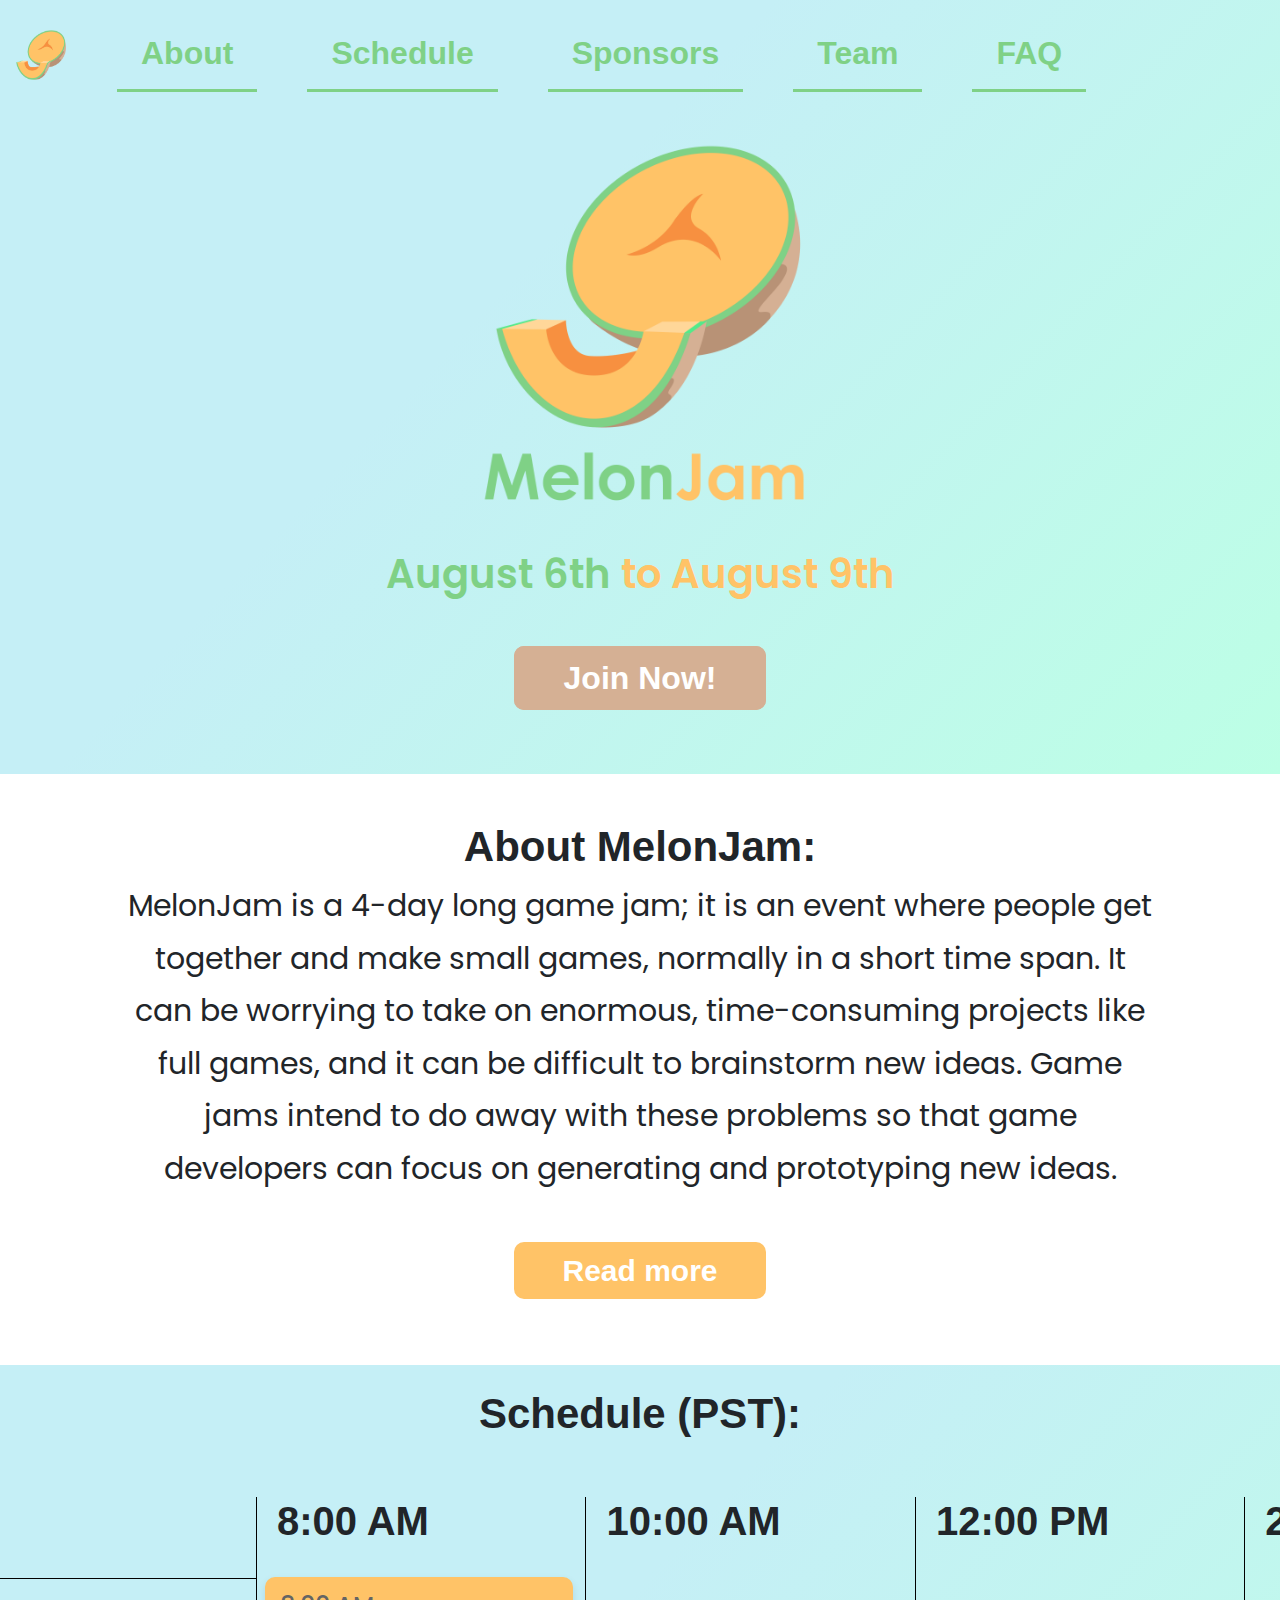
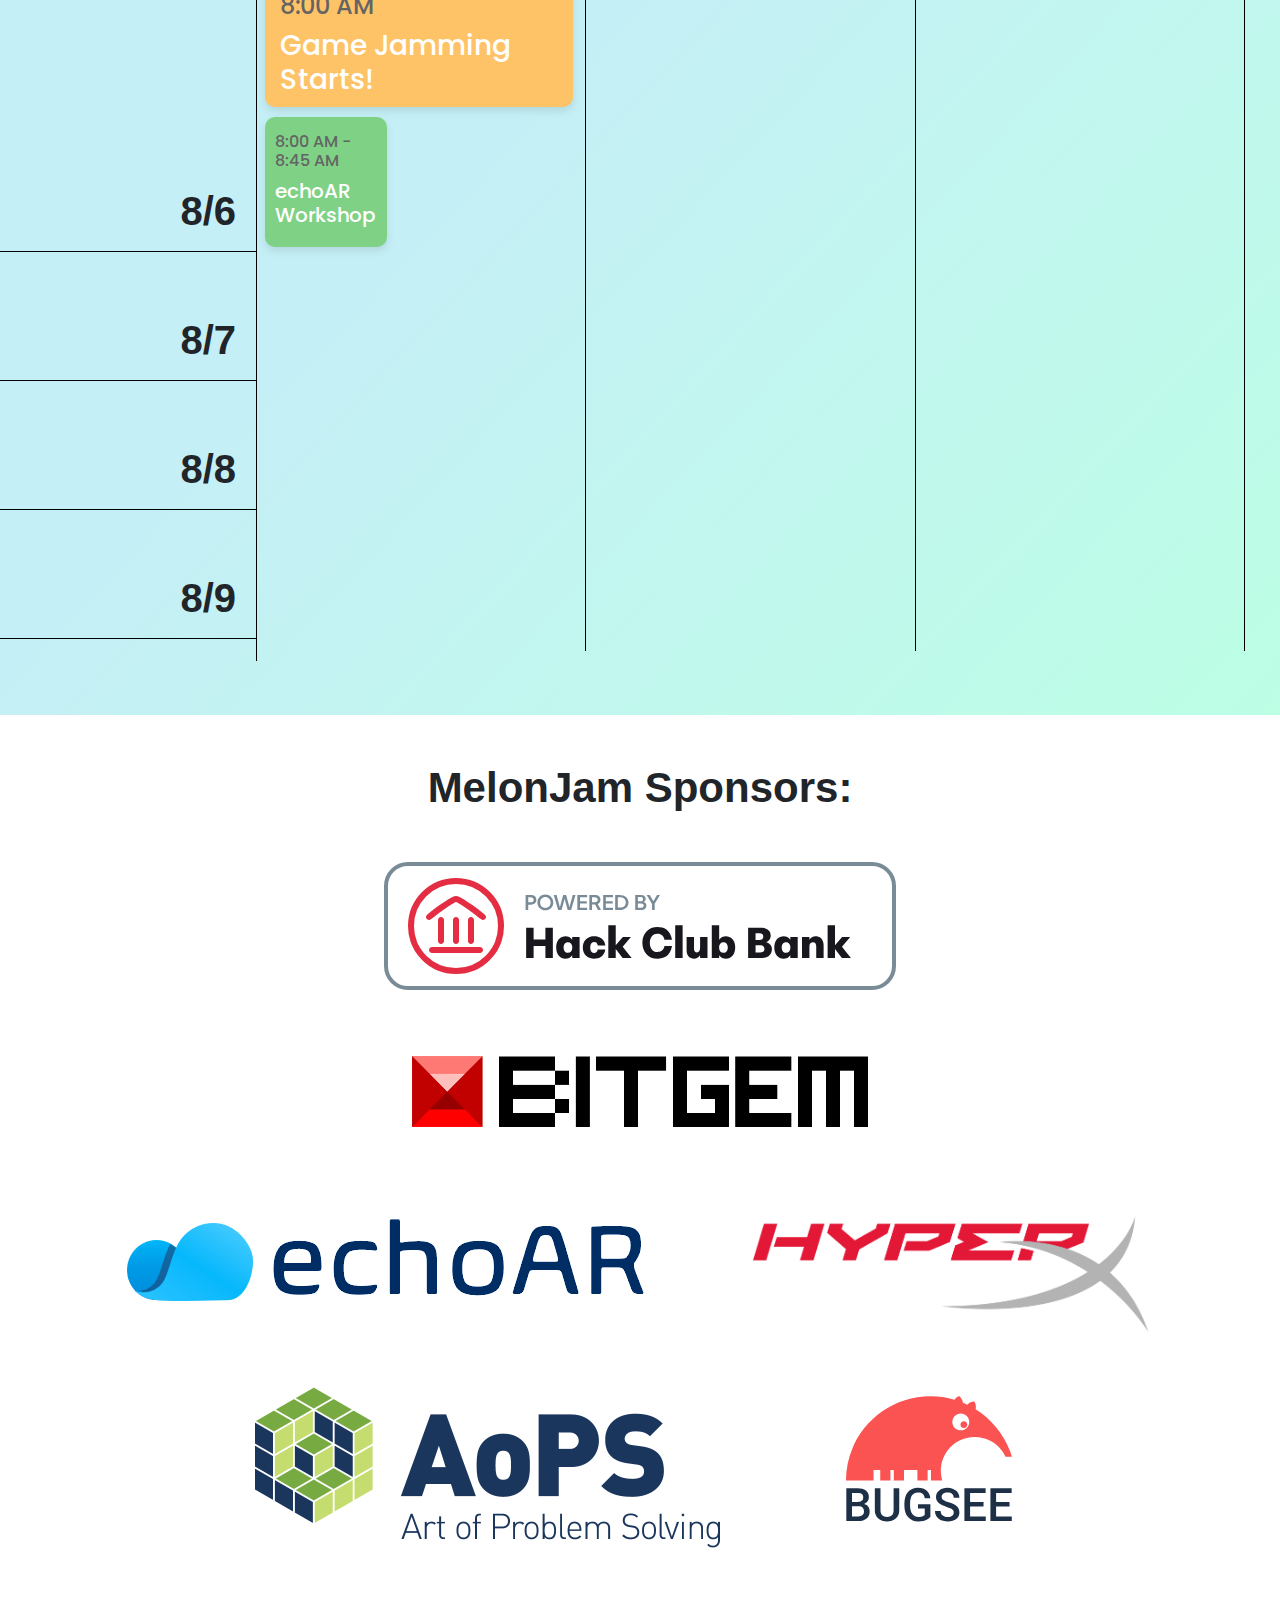
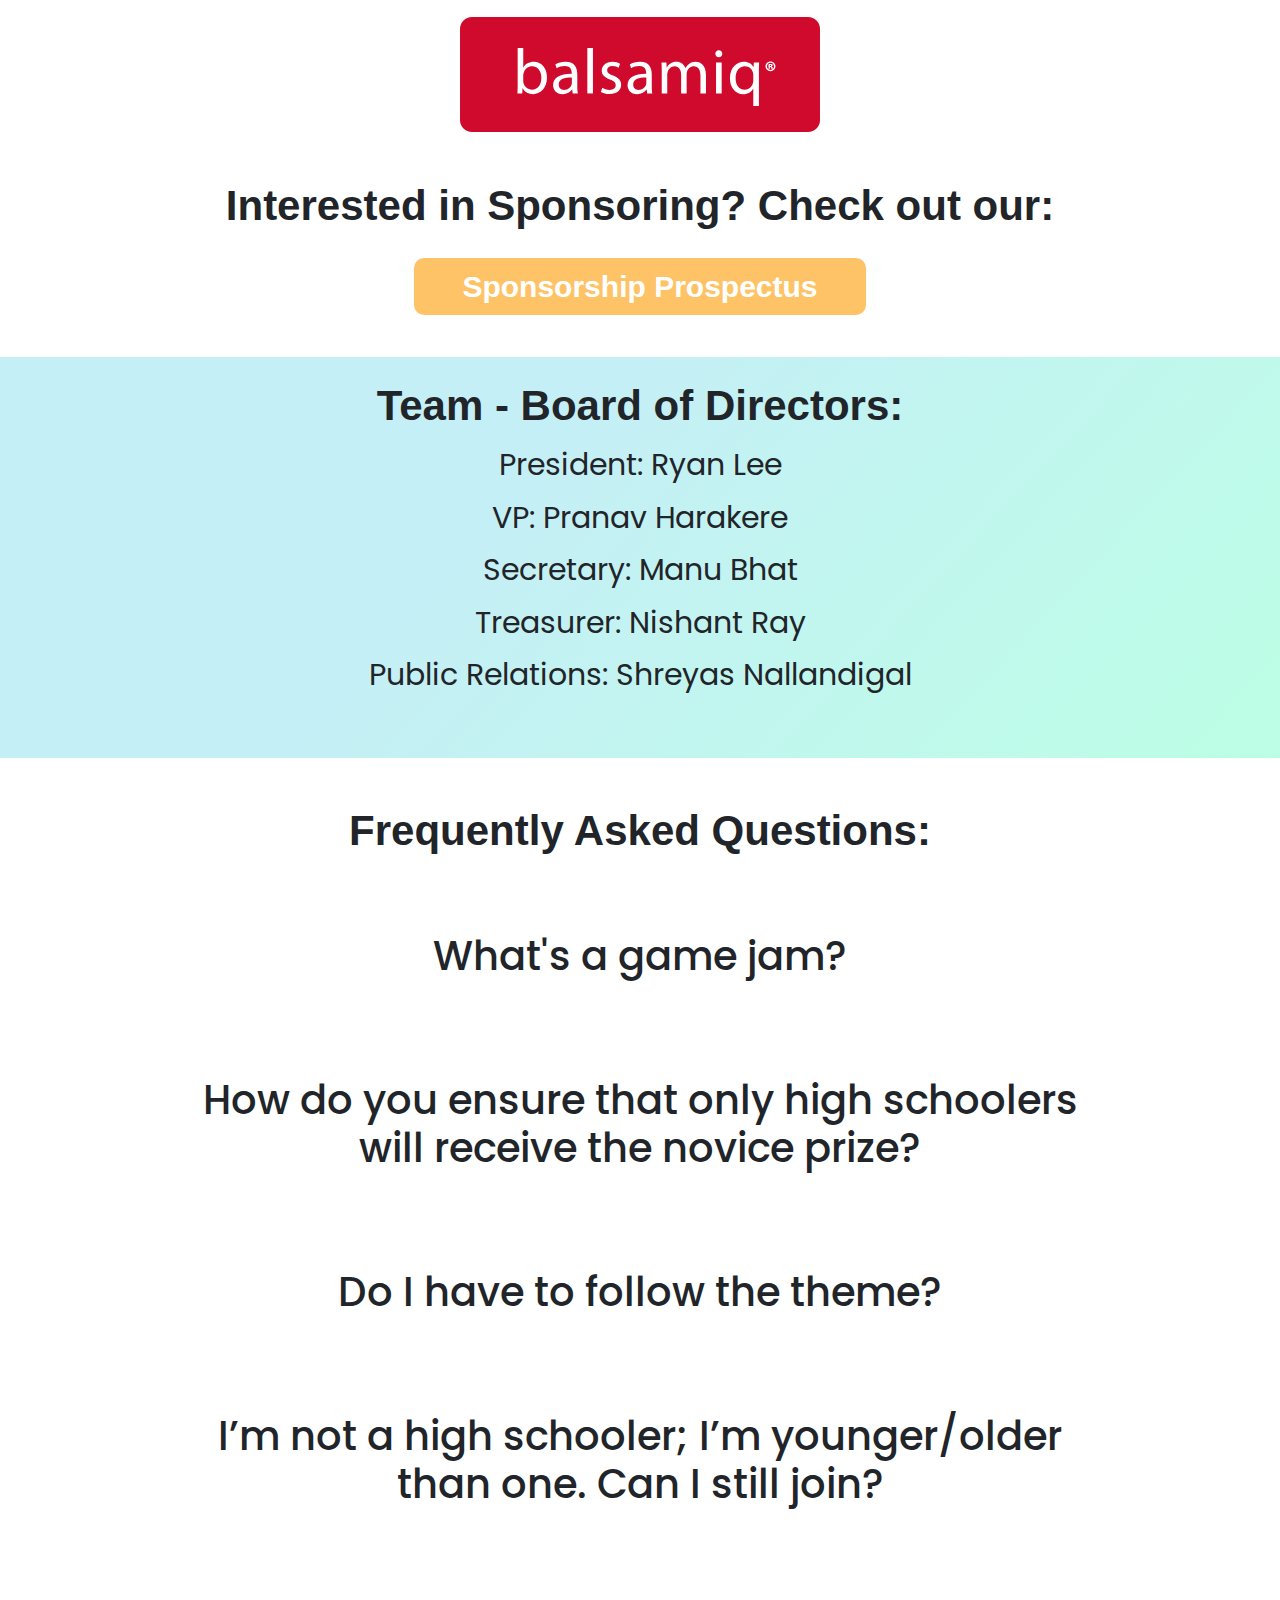
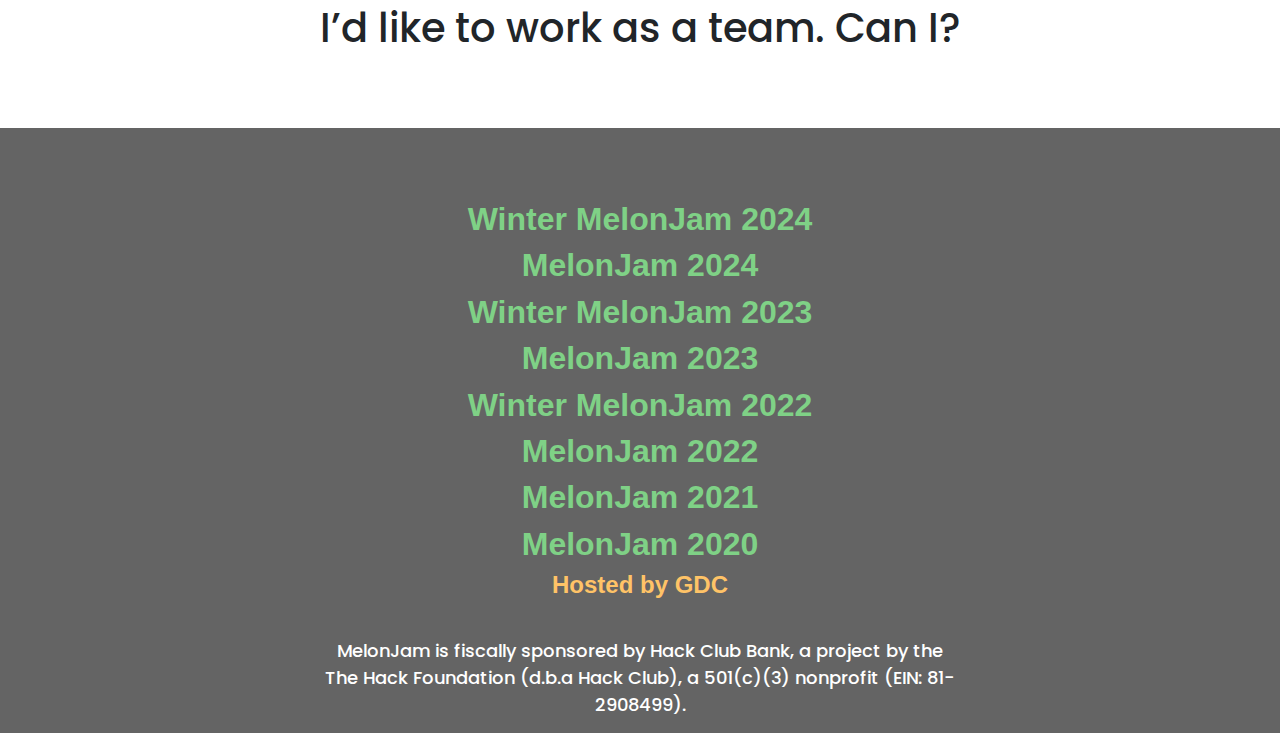
<file: 2020.html>
<!DOCTYPE html>
<html lang="en">
<head>
	<!-- Required meta tags -->
	<meta charset="utf-8">
	<meta name="viewport" content="width=device-width, initial-scale=1, shrink-to-fit=yes">

	<!-- Page Preview Information -->
	<meta name="description" content="MelonJam is a game jam created by the Cupertino Game Dev Club with the intent of bridging the gap between high schoolers with a game development interest and experienced game developers.">
	<meta name="keywords" content="MelonJam, Game Jam, CGDC, GDC, Game Dev Club, Cupertino, Cupertino Game Dev Club, Cupertino Game Development Club, Hackathon, Games, Video Games, Programming, Coding, Development, Unity, C#">
	<meta property="og:title" content="MelonJam">
	<meta property="twitter:title" content="MelonJam">
	<meta property="og:description" content="MelonJam is a game jam created by the Cupertino Game Dev Club with the intent of bridging the gap between high schoolers with a game development interest and experienced game developers.">
	<meta property="twitter:description" content="MelonJam is a game jam created by the Cupertino Game Dev Club with the intent of bridging the gap between high schoolers with a game development interest and experienced game developers.">
	<meta property="og:image" content="images/MelonJam 1/logos/melon_withBG.png">
	<meta property="twitter:image" content="images/MelonJam 1/logos/melon_withBG.png">
	<meta property="og:url" content="https://cupertino-gdc.github.io/melonjam/">
	<link rel="shortcut icon" href="images/MelonJam 1/logos/melon_noText.png"/>

	<!-- CSS stylesheets -->
	<link rel="stylesheet" href="css/2020.css">

	<!-- JavaScripts -->
	<script type="text/javascript" src="js/primary.js"></script>

	<!-- Fonts -->
	<link href="https://fonts.googleapis.com/css2?family=Poppins:ital,wght@0,100;0,200;0,300;0,400;0,500;0,600;0,700;0,800;0,900;1,100;1,200;1,300;1,400;1,500;1,600;1,700;1,800;1,900&display=swap" rel="stylesheet">

	<!-- Bootstrap -->
	<!-- <script src="https://code.jquery.com/jquery-3.4.1.slim.min.js" integrity="sha384-J6qa4849blE2+poT4WnyKhv5vZF5SrPo0iEjwBvKU7imGFAV0wwj1yYfoRSJoZ+n" crossorigin="anonymous"></script>
	<script src="https://cdn.jsdelivr.net/npm/popper.js@1.16.0/dist/umd/popper.min.js" integrity="sha384-Q6E9RHvbIyZFJoft+2mJbHaEWldlvI9IOYy5n3zV9zzTtmI3UksdQRVvoxMfooAo" crossorigin="anonymous"></script>
	<script src="https://stackpath.bootstrapcdn.com/bootstrap/4.4.1/js/bootstrap.min.js" integrity="sha384-wfSDF2E50Y2D1uUdj0O3uMBJnjuUD4Ih7YwaYd1iqfktj0Uod8GCExl3Og8ifwB6" crossorigin="anonymous"></script>
	<link rel="stylesheet" href="https://stackpath.bootstrapcdn.com/bootstrap/4.4.1/css/bootstrap.min.css" integrity="sha384-Vkoo8x4CGsO3+Hhxv8T/Q5PaXtkKtu6ug5TOeNV6gBiFeWPGFN9MuhOf23Q9Ifjh" crossorigin="anonymous">
	<link rel="stylesheet" href="https://stackpath.bootstrapcdn.com/font-awesome/4.7.0/css/font-awesome.min.css"> -->

	<link rel="stylesheet" href="https://maxcdn.bootstrapcdn.com/bootstrap/4.5.0/css/bootstrap.min.css">
	<script src="https://ajax.googleapis.com/ajax/libs/jquery/3.5.1/jquery.min.js"></script>
	<script src="https://cdnjs.cloudflare.com/ajax/libs/popper.js/1.16.0/umd/popper.min.js"></script>
	<script src="https://maxcdn.bootstrapcdn.com/bootstrap/4.5.0/js/bootstrap.min.js"></script>

	<link rel="stylesheet" href="https://cdnjs.cloudflare.com/ajax/libs/font-awesome/4.7.0/css/font-awesome.min.css">

	<title>MelonJam</title>

</head>

<style type="text/css">

body, html {
	 background-color: rgb(100, 100, 100);
}

</style>

<body>

	<div id="header-div" >
		<br>
		<nav class="navbar navbar-expand-md bg-transparent navbar-light">
		  <a class="navbar-brand" href="#" onclick="scrollToTop()">
			  <img src="images/MelonJam 1/logos/melon_noText.png" alt="test" id="navbar-logo">
		  </a>
		  <button class="navbar-toggler" type="button" data-toggle="collapse" data-target="#collapsibleNavbar">
		    <span class="navbar-toggler-icon"></span>
		  </button>
		  <div class="collapse navbar-collapse navbar-toggleable-sm" id="collapsibleNavbar">
		    <ul class="navbar-nav">
		      <li class="nav-item">
		        <a class="navbutton" href="#about" onclick="scrollToElement('about-div')">About</a>
		      </li>
		      <li class="nav-item">
		        <a class="navbutton" href="#schedule" onclick="scrollToElement('schedule-div')">Schedule</a>
		      </li>
		      <li class="nav-item">
		        <a class="navbutton" href="#sponsors" onclick="scrollToElement('sponsors-div')">Sponsors</a>
		      </li>
			  <li class="nav-item">
		        <a class="navbutton" href="#team" onclick="scrollToElement('team-div')">Team</a>
		      </li>
			  <li class="nav-item">
		        <a class="navbutton" href="#FAQ" onclick="scrollToElement('faq-div')">FAQ</a>
		      </li>
		    </ul>
		  </div>
		</nav>

		<img src="images/MelonJam 1/logos/melon.png" alt="MelonJam" id="header-logo" onclick="scrollToTop()">

		<h1 id="dates"><span style="color: rgb(127, 209, 134);">August 6th</span> <span style="color: rgb(255, 195, 103);">to</span> <span style="color: rgb(255, 195, 103);">August 9th</span></h1>

		<br><br>

		<a href="https://melon-jam.devpost.com/" id="join-button">Join Now!</a>
		<br><br><br><br>
	</div>


	<div id="about-div">
		<br><br>
		<h1 style="font-size: 42px; font-weight: 600;">About MelonJam:</h1>
		<h1 style="width: 80vw; margin: auto; line-height: 1.75; font-weight: 400; font-size: 30px; font-family: 'Poppins', sans-serif;">
			MelonJam is a 4-day long game jam; it is an event where people get together and make small games, normally in a short time span. It can be worrying to take on enormous, time-consuming projects like full games, and it can be difficult to brainstorm new ideas. Game jams intend to do away with these problems so that game developers can focus on generating and prototyping new ideas.
			<br><br>
			<span id="about-more-text">
				MelonJam was created by the Cupertino Game Development Club with the intent of bridging the gap between high schoolers with a game development interest and experienced game developers. We offer a chance for students interested in game development to try their hand at making a small game while encouraging them to improve their skills so that they can make something big in the future. True to the purpose of a game jam, MelonJam also gives developers a chance to have fun brainstorming and developing a game, irrespective of experience.
				<br><br>
			</span>
		</h1>
		<a id="read-more-button" onclick="readMore()">Read more</a>
		<br><br><br><br>
	</div>

	<div id="schedule-div">
		<br>
		<h1 style="font-size: 42px; font-weight: 600;">Schedule (PST):</h1>
		<!-- <br>
		<h1 style="font-weight: 400; font-size: 36px; font-family: 'Poppins', sans-serif; line-height: 2;"><i>August 6th, 8:00 AM:</i> Theme Announced<br><i>August 9th, 6:00 PM:</i> MelonJam Ends</h1>
		<br><br><br> -->

		<div id="days">
			<hr style="border-color: black;">
			<br><br><br><br><br><br><br><br>
			<h1 class="day-text">8/6</h1>
			<hr style="border-color: black;">
			<br><br>
			<h1 class="day-text">8/7</h1>
			<hr style="border-color: black;">
			<br><br>
			<h1 class="day-text">8/8</h1>
			<hr style="border-color: black;">
			<br><br>
			<h1 class="day-text">8/9</h1>
			<hr style="border-color: black;">
		</div>

		<div id="timings">
			<div class="time-column">
				<h1 class="time-text">8:00 AM</h1>
				<br>
				<div class="event special" onclick="openModal('start-modal')">
					<h4 style="color: rgb(100, 100, 100);">8:00 AM</h4>
					<h3>Game Jamming<br>Starts!</h3>
				</div>
				<div id="start-modal" class="event-modal">
			    	<span class="close" onclick="closeModal('start-modal')">&times</span>
			    	<h3 style="font-weight: 700">Game Jamming Begins!</h3>
					<div style="margin-top: 15px; padding-left: 5px;">
						<i class="icon fa fa-clock-o"></i>
						<h4 style="font-weight: 600; font-family: 'Poppins', sans-serif; display: inline-block; padding-left: 10px; margin-top: -2px; vertical-align: top;">8/6, 8:00 AM</h4>
						<br>
						<i class="icon fa fa-external-link"></i>
						<h4 style="font-weight: 600; font-family: 'Poppins', sans-serif; display: inline-block; padding-left: 10px; margin-top: -2px; vertical-align: top;"><a href="https://melon-jam.devpost.com">Devpost</a></h4>
					</div>
				</div>
				<div class="event" style="margin-left: 8.125px; margin-top: 10px; width: 121.875px; padding-left: 10px;" onclick="openModal('echoAR-modal')">
					<h4 style="color: rgb(100, 100, 100); font-size: 16px">8:00 AM -<br>8:45 AM</h4>
					<h3 style="font-size: 20px;">echoAR<br>Workshop</h3>
				</div>
				<div id="echoAR-modal" class="event-modal" style="width: 400px; margin-left: 8.125px;">
			    	<span class="close" onclick="closeModal('echoAR-modal')">&times</span>
			    	<h3 style="font-weight: 700">echoAR Workshop</h3>
					<div style="margin-top: 15px; padding-left: 5px;">
						<i class="icon fa fa-clock-o"></i>
						<h4 style="font-weight: 600; font-family: 'Poppins', sans-serif; display: inline-block; padding-left: 10px; margin-top: -2px; vertical-align: top;">8/6, 8:00 AM - 8:45 AM</h4>
						<br>
						<i class="icon fa fa-info-circle"></i>
						<h4 style="font-weight: 600; font-family: 'Poppins', sans-serif; display: inline-block; padding-left: 10px; margin-top: -2px; vertical-align: top;">Build a Cloud-Connected<br>AR/VR App in 15 Minutes<br>or Less</h4>
						<br>
						<i class="icon fa fa-external-link"></i>
						<h4 style="font-weight: 600; font-family: 'Poppins', sans-serif; display: inline-block; padding-left: 10px; margin-top: -2px; vertical-align: top;"><a href="https://meet.google.com/bqd-pnfn-igr">Google Meet Link</a></h4>
					</div>
				</div>
				<div class="event placeholder">
					<h1>placeholder</h1>
				</div>
				<div class="event placeholder">
					<h1>placeholder</h1>
				</div>
				<div class="event placeholder">
					<h1>placeholder</h1>
				</div>
				<br>
			</div>

			<div class="time-column">
				<h1 class="time-text">10:00 AM</h1>
				<br>
				<div class="event placeholder">
					<h1>placeholder</h1>
				</div>
				<div class="event placeholder">
					<h1>placeholder</h1>
				</div>
				<div class="event placeholder">
					<h1>placeholder</h1>
				</div>
				<div class="event placeholder">
					<h1>placeholder</h1>
				</div>
				<div class="event placeholder">
					<h1>placeholder</h1>
				</div>
				<br>
			</div>

			<div class="time-column">
				<h1 class="time-text">12:00 PM</h1>
				<br>
				<div class="event placeholder">
					<h1>placeholder</h1>
				</div>
				<div class="event placeholder">
					<h1>placeholder</h1>
				</div>
				<div class="event placeholder">
					<h1>placeholder</h1>
				</div>
				<div class="event placeholder">
					<h1>placeholder</h1>
				</div>
				<div class="event placeholder">
					<h1>placeholder</h1>
				</div>
				<br>
			</div>

			<div class="time-column">
				<h1 class="time-text">2:00 PM</h1>
				<br>
				<div class="event placeholder">
					<h1>placeholder</h1>
				</div>
				<div class="event placeholder">
					<h1>placeholder</h1>
				</div>
				<div class="event placeholder">
					<h1>placeholder</h1>
				</div>
				<div class="event placeholder">
					<h1>placeholder</h1>
				</div>
				<div class="event placeholder">
					<h1>placeholder</h1>
				</div>
				<br>
			</div>

			<div class="time-column">
				<h1 class="time-text">4:00 PM</h1>
				<br>
				<div class="event placeholder">
					<h1>placeholder</h1>
				</div>
				<div class="event placeholder">
					<h1>placeholder</h1>
				</div>
				<div class="event placeholder">
					<h1>placeholder</h1>
				</div>
				<div class="event placeholder">
					<h1>placeholder</h1>
				</div>
				<div class="event placeholder">
					<h1>placeholder</h1>
				</div>
				<br>
			</div>

			<div class="time-column">
				<h1 class="time-text">6:00 PM</h1>
				<br>
				<div class="event placeholder">
					<h1>placeholder</h1>
				</div>
				<div class="event placeholder">
					<h1>placeholder</h1>
				</div>
				<div class="event placeholder">
					<h1>placeholder</h1>
				</div>
				<div id="end-modal" class="event-modal" style="margin-top: -45px">
			    	<span class="close" onclick="closeModal('end-modal')">&times</span>
			    	<h3 style="font-weight: 700">Game Jamming Ends!</h3>
					<div style="margin-top: 15px; padding-left: 5px;">
						<i class="icon fa fa-clock-o"></i>
						<h4 style="font-weight: 600; font-family: 'Poppins', sans-serif; display: inline-block; padding-left: 10px; margin-top: -2px; vertical-align: top;">8/9, 6:00 PM</h4>
						<br>
						<i class="icon fa fa-external-link"></i>
						<h4 style="font-weight: 600; font-family: 'Poppins', sans-serif; display: inline-block; padding-left: 10px; margin-top: -2px; vertical-align: top;"><a href="https://melon-jam.devpost.com">Devpost</a></h4>
					</div>
				</div>
				<div class="event placeholder">
					<h1>placeholder</h1>
				</div>
				<div class="event special" onclick="openModal('end-modal')">
					<h4 style="color: rgb(100, 100, 100);">6:00 PM</h4>
					<h3>Game Jamming<br>Ends</h3>
				</div>
				<br>
			</div>

			<div class="time-column">
				<h1 class="time-text">8:00 PM</h1>
				<br>
				<div class="event placeholder">
					<h1>placeholder</h1>
				</div>
				<div class="event placeholder">
					<h1>placeholder</h1>
				</div>
				<div class="event placeholder">
					<h1>placeholder</h1>
				</div>
				<div class="event placeholder">
					<h1>placeholder</h1>
				</div>
				<div class="event placeholder">
					<h1>placeholder</h1>
				</div>
				<br>
			</div>
		</div>

	</div>

	<div id="sponsors-div">
		<br><br>
		<h1 style="font-size: 42px; font-weight: 600; font-family: 'Century Gothic', sans-serif;">MelonJam Sponsors:</h1>
		<br><br>

		<svg class="hackclub sponsor" width="256" height="64" viewBox="0 0 256 64" fill="none" xmlns="http://www.w3.org/2000/svg" onclick="window.open('https://hackclub.com/')">
			<g clip-path="url(#clip0)">
				<rect x="1" y="1" width="254" height="62" rx="11" fill="white" stroke="#798B96" stroke-width="2"/>
				<path d="M70.792 24H72.112V21.324H73.348C75.256 21.324 76.192 20.244 76.192 18.876C76.192 17.4 75.232 16.44 73.276 16.44H70.792V24ZM73.324 17.58C74.236 17.58 74.836 18.036 74.836 18.888C74.836 19.728 74.38 20.184 73.36 20.184H72.112V17.58H73.324ZM80.6704 24.18C82.8424 24.18 84.6304 22.512 84.6304 20.22C84.6304 17.928 82.8304 16.26 80.6704 16.26C78.5224 16.26 76.7224 17.928 76.7224 20.22C76.7224 22.512 78.5104 24.18 80.6704 24.18ZM80.6704 22.956C79.1704 22.956 78.0664 21.84 78.0664 20.22C78.0664 18.6 79.1704 17.484 80.6704 17.484C82.1704 17.484 83.2984 18.6 83.2984 20.22C83.2984 21.84 82.1704 22.956 80.6704 22.956ZM86.3019 16.44H84.8619L87.0819 24H88.7979L90.3099 18.432L91.8339 24H93.5499L95.7699 16.44H94.3659L92.7219 22.62L91.0779 16.44H89.5899L87.9459 22.62L86.3019 16.44ZM96.667 24H101.575V22.836H97.987V20.76H101.395V19.596H97.987V17.604H101.575V16.44H96.667V24ZM102.667 24H103.987V21.228H105.559L106.975 24H108.511L106.867 20.952C107.779 20.556 108.235 19.764 108.235 18.828C108.235 17.388 107.275 16.44 105.319 16.44H102.667V24ZM105.367 17.58C106.279 17.58 106.879 18.024 106.879 18.84C106.879 19.656 106.423 20.088 105.403 20.088H103.987V17.58H105.367ZM109.593 24H114.501V22.836H110.913V20.76H114.321V19.596H110.913V17.604H114.501V16.44H109.593V24ZM115.593 24H117.645C120.561 24 122.229 22.488 122.229 20.22C122.229 17.952 120.561 16.44 117.645 16.44H115.593V24ZM117.801 22.812H116.913V17.628H117.801C119.661 17.628 120.897 18.492 120.897 20.22C120.897 21.948 119.661 22.812 117.801 22.812ZM125.612 24H128.66C130.388 24 131.204 23.064 131.204 21.768C131.204 21.144 130.952 20.4 129.86 20.004C130.604 19.644 130.868 19.02 130.868 18.432C130.868 17.268 130.124 16.44 128.408 16.44H125.612V24ZM128.24 17.532C129.056 17.532 129.512 17.844 129.512 18.576C129.512 19.332 129.176 19.632 128.252 19.632H126.932V17.532H128.24ZM128.48 20.688C129.428 20.688 129.848 21.06 129.848 21.804C129.848 22.536 129.44 22.908 128.492 22.908H126.932V20.688H128.48ZM134.023 24H135.343V20.868L137.983 16.44H136.519L134.683 19.608L132.871 16.44H131.347L134.023 20.94V24Z" fill="#798B96"/>
				<path d="M71.08 48H74.8V42.048H80.704V48H84.424V32.88H80.704V38.808H74.8V32.88H71.08V48ZM86.0916 42.72C86.0916 46.344 88.1796 48.36 90.6516 48.36C92.0676 48.36 93.3396 47.784 94.1076 46.608V48H97.8036V37.44H94.1076V38.832C93.3396 37.656 92.0676 37.08 90.6516 37.08C88.1796 37.08 86.0916 39.096 86.0916 42.72ZM91.9716 40.08C93.2916 40.08 94.1556 41.04 94.1556 42.72C94.1556 44.4 93.2676 45.36 91.9716 45.36C90.5796 45.36 89.7876 44.232 89.7876 42.72C89.7876 41.208 90.5796 40.08 91.9716 40.08ZM103.099 42.72C103.099 40.872 104.011 39.96 105.115 39.96C105.979 39.96 106.771 40.512 106.867 41.688H110.659C110.155 38.208 107.371 37.08 105.115 37.08C102.283 37.08 99.403 38.832 99.403 42.72C99.403 46.608 102.283 48.36 105.115 48.36C107.395 48.36 110.179 47.232 110.659 43.752H106.867C106.747 44.904 105.979 45.48 105.115 45.48C104.011 45.48 103.099 44.568 103.099 42.72ZM112.166 48H115.862V43.44L119.294 48H123.806L119.342 42.432L123.47 37.44H119.438L115.862 41.592V31.68H112.166V48ZM140.254 42.048C139.75 44.52 138.142 45 136.702 45C134.446 45 132.91 43.08 132.91 40.44C132.91 37.8 134.422 35.88 136.702 35.88C138.214 35.88 139.75 36.504 140.206 38.832H144.022C143.086 33.864 139.942 32.52 136.702 32.52C132.166 32.52 129.19 35.856 129.19 40.44C129.19 45.024 132.31 48.36 136.702 48.36C139.942 48.36 143.062 47.16 144.022 42.048H140.254ZM145.611 48H149.307V31.68H145.611V48ZM154.999 37.44H151.303V44.16C151.303 46.848 152.815 48.36 155.071 48.36C156.223 48.36 157.351 47.784 158.047 46.632V48H161.743V37.44H158.047V42.792C158.047 44.496 157.375 45.24 156.511 45.24C155.599 45.24 154.999 44.544 154.999 43.104V37.44ZM175.605 42.72C175.605 39.096 173.517 37.08 171.045 37.08C169.629 37.08 168.357 37.656 167.589 38.832V31.68H163.893V48H167.589V46.608C168.357 47.784 169.629 48.36 171.045 48.36C173.517 48.36 175.605 46.344 175.605 42.72ZM169.725 40.08C171.117 40.08 171.909 41.208 171.909 42.72C171.909 44.232 171.117 45.36 169.725 45.36C168.429 45.36 167.541 44.376 167.541 42.72C167.541 41.064 168.405 40.08 169.725 40.08ZM182.057 48H188.561C192.209 48 193.961 46.104 193.961 43.464C193.961 42.264 193.457 40.8 191.057 40.08C192.761 39.384 193.361 38.112 193.361 36.888C193.361 34.704 191.921 32.88 188.105 32.88H182.057V48ZM187.721 35.64C188.921 35.64 189.617 36.12 189.617 37.248C189.617 38.496 189.017 39 187.577 39H185.777V35.64H187.721ZM188.129 41.64C189.449 41.64 190.217 42.24 190.217 43.464C190.217 44.64 189.425 45.24 188.081 45.24H185.777V41.64H188.129ZM195.146 42.72C195.146 46.344 197.234 48.36 199.706 48.36C201.122 48.36 202.394 47.784 203.162 46.608V48H206.858V37.44H203.162V38.832C202.394 37.656 201.122 37.08 199.706 37.08C197.234 37.08 195.146 39.096 195.146 42.72ZM201.026 40.08C202.346 40.08 203.21 41.04 203.21 42.72C203.21 44.4 202.322 45.36 201.026 45.36C199.634 45.36 198.842 44.232 198.842 42.72C198.842 41.208 199.634 40.08 201.026 40.08ZM209.01 48H212.706V42.216C212.706 40.728 213.402 40.08 214.53 40.08C215.562 40.08 216.114 40.776 216.114 42.216V48H219.81V41.856C219.81 38.856 218.274 37.08 215.802 37.08C214.458 37.08 213.378 37.704 212.706 38.832V37.44H209.01V48ZM221.807 48H225.503V43.44L228.935 48H233.447L228.983 42.432L233.111 37.44H229.079L225.503 41.592V31.68H221.807V48Z" fill="#17171D"/>
				<circle cx="36" cy="32" r="22.5" stroke="#E42D42" stroke-width="3"/>
				<path d="M22.5 44C22.5 43.172 23.172 42.5 24 42.5H48C48.828 42.5 49.5 43.172 49.5 44C49.5 44.828 48.828 45.5 48 45.5H24C23.172 45.5 22.5 44.828 22.5 44Z" fill="#E42D42"/>
				<path fill-rule="evenodd" clip-rule="evenodd" d="M36 41C35.172 41 34.5 40.328 34.5 39.5V29C34.5 28.172 35.172 27.5 36 27.5C36.828 27.5 37.5 28.172 37.5 29V39.5C37.5 40.328 36.828 41 36 41Z" fill="#E42D42"/>
				<path fill-rule="evenodd" clip-rule="evenodd" d="M43.5 41C42.672 41 42 40.328 42 39.5V29C42 28.172 42.672 27.5 43.5 27.5C44.328 27.5 45 28.172 45 29V39.5C45 40.328 44.328 41 43.5 41Z" fill="#E42D42"/>
				<path fill-rule="evenodd" clip-rule="evenodd" d="M28.5 41C27.672 41 27 40.328 27 39.5V29C27 28.172 27.672 27.5 28.5 27.5C29.328 27.5 30 28.172 30 29V39.5C30 40.328 29.328 41 28.5 41Z" fill="#E42D42"/>
				<path d="M36.0004 20.027C36.0619 20.048 36.1564 20.084 36.2914 20.144C36.6499 20.2985 37.0759 20.5205 37.6234 20.834C38.7364 21.47 40.1299 22.3685 41.6974 23.4755C44.8489 25.6985 45 26 48.4399 28.5605C49.0249 29.147 49.9759 29.147 50.5609 28.5605C51.1474 27.9755 51.1474 27.0245 50.5609 26.4395C47.25 23.75 46.6519 23.3015 43.4284 21.0245C41.8084 19.8815 40.2949 18.905 39.1114 18.2285C38.5099 17.885 37.9414 17.591 37.4959 17.396C37.1029 17.2235 36.5374 17 36.0004 17C35.4634 17 34.8979 17.2235 34.5049 17.396C34.0594 17.591 33.4909 17.885 32.8894 18.2285C31.7059 18.905 30.1924 19.8815 28.5724 21.0245C25.3489 23.3015 24.7508 23.75 21.4399 26.4395C20.8534 27.0245 20.8534 27.9755 21.4399 28.5605C22.0249 29.147 22.9759 29.147 23.5609 28.5605C27.0008 26 27.1519 25.6985 30.3034 23.4755C31.8709 22.3685 33.2644 21.47 34.3774 20.834C34.9249 20.5205 35.3509 20.2985 35.7094 20.144C35.8444 20.084 35.9389 20.048 36.0004 20.027Z" fill="#E42D42"/>
			</g>
			<defs>
			<clipPath id="clip0">
			<rect width="256" height="64" fill="white"/>
			</clipPath>
			</defs>
		</svg>

		<br><br><br>

		<img src="images/MelonJam 1/sponsors/bitgem.png" alt="BitGem" class="sponsor" width="455.5" height="70.5" onclick="window.open('https://shop.bitgem3d.com/')">

		<br><br>

		<img src="images/MelonJam 1/sponsors/echoar.png" alt="echoAR" class="sponsor" width="521" height="96" onclick="window.open('https://www.echoar.xyz/')">

		<img src="images/MelonJam 1/sponsors/hyperx.png" alt="HyperX" class="hyperx sponsor" width="400" height="128" onclick="window.open('https://www.hyperxgaming.com/')">

		<br>

		<img src="images/MelonJam 1/sponsors/aops.png" alt="AoPS" class="sponsor" width="471" height="165" onclick="window.open('https://artofproblemsolving.com/company')">

		<svg class="sponsor" width="200px" height="200px" viewBox="0 0 200 200" version="1.1" xmlns="http://www.w3.org/2000/svg" xmlns:xlink="http://www.w3.org/1999/xlink" onclick="window.open('https://bugsee.com')">
			<defs></defs>
			<g id="Page-3" stroke="none" stroke-width="1" fill="none" fill-rule="evenodd">
				<g id="Logo-with-text-Copy">
					<ellipse id="Oval-1" fill="#FFFFFF" cx="133" cy="55.5" rx="14" ry="12.5"></ellipse>
					<path d="M134.977552,35.6864273 C136.475455,36.302109 137.951719,36.9593079 139.404896,37.6565821 C141.240632,35.7727542 143.736112,34.7013498 146.321241,34.614977 C147.719452,36.8450932 148.220062,39.568665 147.637916,42.185894 C164.898564,52.9703903 177.969311,69.778598 183.869995,89.6464666 L177.450279,89.646465 C172.078537,78.1036603 160.329899,70.096169 146.700845,70.096169 C127.997477,70.096169 112.835402,85.1762874 112.835402,103.778556 C112.835402,107.173651 113.340448,110.451425 114.279892,113.541611 L102.965783,113.541611 L102.965783,103.119421 L99.609639,103.119421 L99.609639,113.541611 L89.4165661,113.541611 L89.4165661,103.119421 L75.9919881,103.119421 L75.9919881,113.541611 L65.7958752,113.541611 L65.7958752,103.119421 L62.4397307,103.119421 L62.4397307,113.541611 L52.2436178,113.541611 L52.2436178,113.541611 L52.2436178,103.119421 L45.5313288,103.119421 L45.5313288,113.541611 L18,113.541611 C18,67.0359388 55.9051888,29.3356429 102.663609,29.3356429 C110.960331,29.3356429 118.978315,30.5226086 126.555263,32.7351183 C127.656621,31.1064044 129.215417,29.8294884 131.025956,29.0641793 C133.138036,30.6507592 134.585427,33.0238866 134.977551,35.6864267 L134.977552,35.6864273 Z M132.803854,63.3548539 C137.479696,63.3548539 141.270215,59.5848243 141.270215,54.9342571 C141.270215,50.2836899 137.479696,46.5136603 132.803854,46.5136603 C128.128012,46.5136603 124.337493,50.2836899 124.337493,54.9342571 C124.337493,59.5848243 128.128012,63.3548539 132.803854,63.3548539 Z M135.851744,60.9970868 C133.981407,60.9970868 132.465199,59.4890749 132.465199,57.6288481 C132.465199,55.7686212 133.981407,54.2606094 135.851744,54.2606094 C137.72208,54.2606094 139.238288,55.7686212 139.238288,57.6288481 C139.238288,59.4890749 137.72208,60.9970868 135.851744,60.9970868 Z" id="Combined-Shape" fill="#FB5252"></path>
					<path d="M18.3242188,154 L18.3242188,121.296875 L29.5322266,121.296875 C31.2991625,121.296875 32.8863862,121.472817 34.2939453,121.824707 C35.7015044,122.176597 36.8919222,122.71191 37.8652344,123.430664 C38.8385465,124.149418 39.5834935,125.066563 40.1000977,126.182129 C40.6167018,127.297694 40.875,128.619133 40.875,130.146484 C40.875,131.643888 40.4707072,132.99153 39.6621094,134.189453 C38.8535116,135.387376 37.6705807,136.315752 36.1132812,136.974609 C37.0566453,137.229168 37.8764614,137.59977 38.5727539,138.086426 C39.2690465,138.573082 39.8455381,139.14583 40.3022461,139.804688 C40.7589541,140.463545 41.0996083,141.189775 41.3242188,141.983398 C41.5488292,142.777022 41.6611328,143.600582 41.6611328,144.454102 C41.6611328,146.026375 41.4028346,147.407709 40.8862305,148.598145 C40.3696263,149.78858 39.6209359,150.784338 38.6401367,151.585449 C37.6593375,152.38656 36.4689198,152.989256 35.0688477,153.393555 C33.6687756,153.797854 32.0852953,154 30.3183594,154 L18.3242188,154 Z M24.0068359,139.243164 L24.0068359,149.462891 L30.3183594,149.462891 C31.2467494,149.462891 32.0665655,149.3431 32.777832,149.103516 C33.4890986,148.863931 34.0843075,148.523277 34.5634766,148.081543 C35.0426456,147.639809 35.402017,147.111982 35.6416016,146.498047 C35.8811861,145.884112 36.0009766,145.202803 36.0009766,144.454102 C36.0009766,142.836906 35.574223,141.564132 34.7207031,140.635742 C33.8671832,139.707352 32.4821059,139.243164 30.5654297,139.243164 L24.0068359,139.243164 Z M24.0068359,135.06543 L29.5771484,135.06543 C31.3440844,135.06543 32.7254182,134.66488 33.7211914,133.86377 C34.7169646,133.062659 35.2148438,131.928393 35.2148438,130.460938 C35.2148438,128.843742 34.7543991,127.675785 33.8334961,126.957031 C32.9125931,126.238278 31.4788509,125.878906 29.5322266,125.878906 L24.0068359,125.878906 L24.0068359,135.06543 Z M71.2646484,121.296875 L71.2646484,143.173828 C71.2646484,145.045582 70.946455,146.685214 70.3100586,148.092773 C69.6736622,149.500333 68.8014378,150.675777 67.6933594,151.619141 C66.5852809,152.562505 65.2900465,153.270017 63.8076172,153.741699 C62.3251879,154.213381 60.7379642,154.449219 59.0458984,154.449219 C57.2939366,154.449219 55.6730218,154.213381 54.1831055,153.741699 C52.6931892,153.270017 51.4016982,152.562505 50.3085938,151.619141 C49.2154893,150.675777 48.3619822,149.500333 47.7480469,148.092773 C47.1341115,146.685214 46.8271484,145.045582 46.8271484,143.173828 L46.8271484,121.296875 L52.4873047,121.296875 L52.4873047,143.173828 C52.4873047,144.341803 52.6407862,145.348791 52.9477539,146.194824 C53.2547216,147.040857 53.6927055,147.740883 54.2617188,148.294922 C54.830732,148.848961 55.5195272,149.256997 56.328125,149.519043 C57.1367228,149.781089 58.0426382,149.912109 59.0458984,149.912109 C60.0491587,149.912109 60.9588175,149.781089 61.7749023,149.519043 C62.5909872,149.256997 63.2797823,148.848961 63.8413086,148.294922 C64.4028348,147.740883 64.8370753,147.040857 65.144043,146.194824 C65.4510106,145.348791 65.6044922,144.341803 65.6044922,143.173828 L65.6044922,121.296875 L71.2646484,121.296875 Z M102.395508,149.754883 C102.051105,150.204104 101.571943,150.701983 100.958008,151.248535 C100.344072,151.795087 99.554204,152.304197 98.5883789,152.775879 C97.6225538,153.247561 96.4620836,153.644367 95.1069336,153.966309 C93.7517836,154.28825 92.1608164,154.449219 90.3339844,154.449219 C88.2825418,154.449219 86.3995854,154.097334 84.6850586,153.393555 C82.9705318,152.689775 81.4993551,151.671556 80.2714844,150.338867 C79.0436137,149.006178 78.0890334,147.366546 77.4077148,145.419922 C76.7263963,143.473298 76.3857422,141.249687 76.3857422,138.749023 L76.3857422,136.592773 C76.3857422,134.107084 76.6927053,131.887217 77.3066406,129.933105 C77.920576,127.978994 78.8040307,126.328132 79.9570312,124.980469 C81.1100318,123.632806 82.5175698,122.6071 84.1796875,121.90332 C85.8418052,121.199541 87.7285051,120.847656 89.8398438,120.847656 C91.8313902,120.847656 93.568352,121.105954 95.0507812,121.622559 C96.5332105,122.139163 97.7835236,122.861649 98.8017578,123.790039 C99.8199921,124.718429 100.621091,125.822748 101.205078,127.103027 C101.789065,128.383307 102.178384,129.787102 102.373047,131.314453 L96.8027344,131.314453 C96.6679681,130.460933 96.4433609,129.674808 96.1289062,128.956055 C95.8144516,128.237301 95.3839546,127.615888 94.8374023,127.091797 C94.2908501,126.567706 93.6170287,126.155926 92.815918,125.856445 C92.0148072,125.556965 91.0602269,125.407227 89.9521484,125.407227 C88.6194595,125.407227 87.4627328,125.654294 86.4819336,126.148438 C85.5011344,126.642581 84.6850619,127.365067 84.0336914,128.315918 C83.382321,129.266769 82.8956722,130.434726 82.5737305,131.819824 C82.2517888,133.204922 82.0908203,134.780916 82.0908203,136.547852 L82.0908203,138.749023 C82.0908203,140.545907 82.2854798,142.136875 82.6748047,143.521973 C83.0641296,144.907071 83.6219039,146.071284 84.3481445,147.014648 C85.0743851,147.958013 85.9578398,148.676755 86.9985352,149.170898 C88.0392305,149.665042 89.2184179,149.912109 90.5361328,149.912109 C91.509445,149.912109 92.3442348,149.848471 93.0405273,149.721191 C93.7368199,149.593912 94.3245419,149.432944 94.8037109,149.238281 C95.28288,149.043619 95.6759425,148.830242 95.9829102,148.598145 C96.2898778,148.366047 96.5406891,148.145183 96.7353516,147.935547 L96.7353516,141.53418 L89.9970703,141.53418 L89.9970703,137.22168 L102.395508,137.22168 L102.395508,149.754883 Z M125.732422,145.577148 C125.732422,144.918291 125.635092,144.330569 125.44043,143.813965 C125.245767,143.297361 124.890139,142.821942 124.373535,142.387695 C123.856931,141.953448 123.145675,141.537925 122.239746,141.141113 C121.333817,140.744301 120.169603,140.328778 118.74707,139.894531 C117.189771,139.430336 115.752285,138.898766 114.43457,138.299805 C113.116855,137.700843 111.982589,137.004561 111.031738,136.210938 C110.080887,135.417314 109.33594,134.503911 108.796875,133.470703 C108.25781,132.437495 107.988281,131.254564 107.988281,129.921875 C107.988281,128.60416 108.26904,127.391282 108.830566,126.283203 C109.392093,125.175125 110.181961,124.216801 111.200195,123.408203 C112.21843,122.599605 113.438795,121.970705 114.861328,121.521484 C116.283861,121.072263 117.856111,120.847656 119.578125,120.847656 C121.419931,120.847656 123.074537,121.113441 124.541992,121.64502 C126.009447,122.176598 127.24853,122.899084 128.259277,123.8125 C129.270025,124.725916 130.044919,125.785313 130.583984,126.990723 C131.12305,128.196132 131.392578,129.480136 131.392578,130.842773 L125.732422,130.842773 C125.732422,130.04915 125.608888,129.319177 125.361816,128.652832 C125.114745,127.986488 124.736656,127.409996 124.227539,126.92334 C123.718422,126.436684 123.074548,126.058595 122.295898,125.789062 C121.517249,125.51953 120.596359,125.384766 119.533203,125.384766 C118.529943,125.384766 117.661462,125.497069 116.927734,125.72168 C116.194007,125.94629 115.583824,126.26074 115.097168,126.665039 C114.610512,127.069338 114.25114,127.5485 114.019043,128.102539 C113.786945,128.656578 113.670898,129.255531 113.670898,129.899414 C113.670898,131.112311 114.243647,132.123043 115.38916,132.931641 C116.534674,133.740238 118.282866,134.488929 120.633789,135.177734 C122.475595,135.7168 124.070306,136.315752 125.417969,136.974609 C126.765632,137.633467 127.884924,138.378414 128.775879,139.209473 C129.666834,140.040531 130.329425,140.976395 130.763672,142.01709 C131.197919,143.057785 131.415039,144.229486 131.415039,145.532227 C131.415039,146.909838 131.141767,148.14892 130.595215,149.249512 C130.048663,150.350103 129.270025,151.285966 128.259277,152.057129 C127.24853,152.828292 126.024421,153.419757 124.586914,153.831543 C123.149407,154.243329 121.547209,154.449219 119.780273,154.449219 C118.208,154.449219 116.658211,154.235842 115.130859,153.809082 C113.603508,153.382322 112.233405,152.738448 111.020508,151.877441 C109.807611,151.016434 108.83057,149.942064 108.089355,148.654297 C107.348141,147.36653 106.977539,145.854175 106.977539,144.117188 L112.660156,144.117188 C112.660156,145.150396 112.843585,146.037594 113.210449,146.778809 C113.577313,147.520023 114.078936,148.126462 114.715332,148.598145 C115.351728,149.069827 116.104162,149.414224 116.972656,149.631348 C117.84115,149.848471 118.777013,149.957031 119.780273,149.957031 C121.756846,149.957031 123.242996,149.556482 124.23877,148.755371 C125.234543,147.95426 125.732422,146.894863 125.732422,145.577148 Z M155.515625,139.400391 L142.083984,139.400391 L142.083984,149.462891 L157.78418,149.462891 L157.78418,154 L136.401367,154 L136.401367,121.296875 L157.626953,121.296875 L157.626953,125.878906 L142.083984,125.878906 L142.083984,134.908203 L155.515625,134.908203 L155.515625,139.400391 Z M181.525391,139.400391 L168.09375,139.400391 L168.09375,149.462891 L183.793945,149.462891 L183.793945,154 L162.411133,154 L162.411133,121.296875 L183.636719,121.296875 L183.636719,125.878906 L168.09375,125.878906 L168.09375,134.908203 L181.525391,134.908203 L181.525391,139.400391 Z" id="BUGSEE" fill="#1E3046"></path>
				</g>
			</g>
		</svg>

		<svg enable-background="new 0 0 360 115" height="115" viewBox="0 0 360 115" width="360" xmlns="http://www.w3.org/2000/svg" class="balsamiq sponsor" onclick="window.open('https://www.balsamiq.com/')">
			<path clip-rule="evenodd" d="m0 103c0 6.627 5.373 12 12 12h336c6.627 0 12-5.373 12-12v-91c0-6.627-5.373-12-12-12h-336c-6.627 0-12 5.373-12 12z" fill="#cf0a2c" fill-rule="evenodd"/>
			<g fill="#fff">
				<path d="m57.416 76.436c.128-2.112.256-5.248.256-8v-37.436h5.567v19.455h.128c1.984-3.456 5.568-5.696 10.559-5.696 7.68 0 13.119 6.399 13.055 15.807 0 11.071-6.976 16.575-13.887 16.575-4.48 0-8.063-1.728-10.367-5.824h-.192l-.256 5.12h-4.863zm5.823-12.415c0 .704.128 1.408.256 2.048 1.088 3.904 4.352 6.592 8.447 6.592 5.888 0 9.408-4.8 9.408-11.903 0-6.208-3.2-11.52-9.215-11.52-3.84 0-7.424 2.624-8.576 6.912-.128.64-.32 1.408-.32 2.304z"/>
				<path d="m112.684 76.436-.448-3.904h-.192c-1.728 2.432-5.056 4.608-9.472 4.608-6.271 0-9.471-4.416-9.471-8.896 0-7.487 6.656-11.583 18.623-11.519v-.64c0-2.56-.704-7.167-7.039-7.167-2.88 0-5.888.896-8.063 2.304l-1.28-3.711c2.56-1.664 6.271-2.752 10.175-2.752 9.472 0 11.775 6.463 11.775 12.671v11.583c0 2.688.128 5.311.512 7.423zm-.832-15.807c-6.144-.128-13.119.96-13.119 6.975 0 3.648 2.432 5.375 5.312 5.375 4.032 0 6.591-2.56 7.487-5.183.192-.576.32-1.216.32-1.792z"/>
				<path d="m127.315 31h5.631v45.437h-5.631z"/>
				<path d="m142.271 70.676c1.664 1.088 4.607 2.24 7.423 2.24 4.096 0 6.016-2.048 6.016-4.608 0-2.688-1.6-4.16-5.76-5.696-5.567-1.983-8.191-5.055-8.191-8.767 0-4.992 4.032-9.087 10.688-9.087 3.136 0 5.887.896 7.615 1.92l-1.408 4.096c-1.216-.768-3.456-1.792-6.335-1.792-3.328 0-5.184 1.92-5.184 4.224 0 2.56 1.855 3.712 5.887 5.248 5.376 2.048 8.127 4.736 8.127 9.344 0 5.439-4.224 9.279-11.583 9.279-3.392 0-6.527-.832-8.704-2.111z"/>
				<path d="m187.153 76.436-.448-3.904h-.192c-1.728 2.432-5.056 4.608-9.471 4.608-6.271 0-9.471-4.416-9.471-8.896 0-7.487 6.656-11.583 18.623-11.519v-.64c0-2.56-.704-7.167-7.04-7.167-2.879 0-5.887.896-8.063 2.304l-1.28-3.711c2.56-1.664 6.272-2.752 10.175-2.752 9.472 0 11.775 6.463 11.775 12.671v11.583c0 2.688.128 5.311.512 7.423zm-.832-15.807c-6.144-.128-13.119.96-13.119 6.975 0 3.648 2.432 5.375 5.312 5.375 4.031 0 6.592-2.56 7.487-5.183.192-.576.32-1.216.32-1.792z"/>
				<path d="m201.74 53.846c0-3.2-.064-5.824-.256-8.383h4.928l.256 4.992h.191c1.729-2.944 4.608-5.696 9.728-5.696 4.224 0 7.424 2.56 8.768 6.208h.128c.96-1.728 2.176-3.072 3.456-4.032 1.855-1.408 3.903-2.176 6.847-2.176 4.096 0 10.176 2.688 10.176 13.439v18.239h-5.504v-17.536c0-5.952-2.176-9.535-6.72-9.535-3.199 0-5.695 2.368-6.655 5.12-.256.768-.448 1.792-.448 2.815v19.135h-5.503v-18.559c0-4.928-2.176-8.511-6.464-8.511-3.52 0-6.079 2.815-6.976 5.631-.319.832-.448 1.792-.448 2.752v18.687h-5.503v-22.59z"/>
				<path d="m262.309 36.759c.063 1.92-1.344 3.456-3.584 3.456-1.983 0-3.392-1.536-3.392-3.456 0-1.984 1.472-3.52 3.52-3.52 2.112 0 3.456 1.536 3.456 3.52zm-6.272 39.677v-30.974h5.632v30.974z"/>
				<path d="m293.276 71.636h-.128c-1.664 3.072-5.119 5.504-10.111 5.504-7.231 0-13.119-6.271-13.119-15.679 0-11.583 7.487-16.703 14.016-16.703 4.799 0 7.999 2.368 9.535 5.375h.128l.191-4.671h5.312c-.128 2.624-.191 5.312-.191 8.511v35.133h-5.632v-17.47zm0-13.631c0-.768-.063-1.664-.256-2.368-.832-3.456-3.84-6.4-8.063-6.4-5.823 0-9.344 4.928-9.344 11.903 0 6.144 2.944 11.52 9.151 11.52 3.648 0 6.784-2.24 8.063-6.144.256-.768.448-1.856.448-2.688v-5.823z"/>
				<path d="m315.458 49.334c0 2.688-2.184 4.845-4.955 4.845-2.772 0-4.984-2.156-4.984-4.845 0-2.66 2.212-4.815 4.984-4.815s4.955 2.155 4.955 4.815zm-8.455.028c0 2.016 1.483 3.612 3.5 3.612 2.016 0 3.5-1.597 3.5-3.641 0-1.988-1.484-3.612-3.528-3.612-1.988.001-3.472 1.625-3.472 3.641zm2.884 2.268h-1.372v-4.452c.308-.056 1.036-.14 1.96-.14 1.008 0 1.456.14 1.792.336.28.196.476.532.476.98s-.42.84-1.036 1.008v.056c.505.168.784.504.925 1.148.14.644.224.896.308 1.063h-1.54c-.14-.168-.224-.56-.308-.951-.084-.448-.309-.673-.756-.673h-.448v1.625zm.056-2.548h.393c.504 0 .84-.195.84-.531 0-.364-.309-.561-.784-.561-.168 0-.336.028-.448.028v1.064z"/>
			</g>
		</svg>

		<br><br>

		<h1 style="font-size: 42px; font-weight: 600;">Interested in Sponsoring? Check out our:</h1>
		<br>
		<a id="prospectus-button" target="_blank" href="https://drive.google.com/file/d/1rS_MfscN7-uXoX1fppevrdlYZmVkUP5J/view">Sponsorship Prospectus</a>

		<br><br><br>
	</div>

	<div id="team-div">
		<br>
		<h1 style="font-size: 42px; font-weight: 600;">Team - Board of Directors:</h1>
		<h1 style="font-weight: 400; font-size: 30px; font-family: 'Poppins', sans-serif; line-height: 1.75;">President: Ryan Lee<br>VP: Pranav Harakere<br>Secretary: Manu Bhat<br>Treasurer: Nishant Ray<br>Public Relations: Shreyas Nallandigal</h1>
		<br><br>
	</div>

	<div id="faq-div">
		<br><br>
		<h1 style="font-size: 42px; font-weight: 600; font-family: 'Century Gothic', sans-serif;">Frequently Asked Questions:</h1>
		<br>

		<div class="faq" onclick="expandFAQ(0)" onmouseover="enterHoverFAQ(0)" onmouseout="exitHoverFAQ(0)">
			<h1 style="font-weight: 500;">What's a game jam?</h1>
			<p class="faq-answer">
				<br>
				A game jam is a lot like a hackathon for games. People develop games using any tools that they have, then submit them by a due date. As with hackathons, people are free to use any resources that are available to them to develop their game: their game engine of choice, their digital art program of choice, youtube coding tutorials, books on art, anything. You can even use human resources—you can team up with others to make your game better.
				<br><br>
				Most game jams, as does Melon Jam, also have a theme. Some jams prefer or require that you stick to the theme; others don’t, and only intend for the theme to be a tool to kickstart your brainstorming. To make the jam more challenging and to enforce creativity via restriction, MelonJam requires that you connect your game to the theme in some way.
				<br><br>
			</p>
		</div>

		<div class="faq" onclick="expandFAQ(1)" onmouseover="enterHoverFAQ(1)" onmouseout="exitHoverFAQ(1)">
			<h1 style="font-weight: 500;">How do you ensure that only high schoolers will receive the novice prize?</h1>
			<p class="faq-answer">
				<br>
				At present, the pandemic has forced most schools to make use of distance learning; even before that, schools have been utilizing technology to aid students in education. We are therefore relatively confident that you are affiliated in some way with a learning management system. In the sign up form, we will request some of the information associated with that account—only as much as is appropriate to confirm your identity, and no more. Once you sign up, we will use the information given to us to determine whether you are a high school student or younger. If you cannot do so, you still have the chance to compete for the advanced prize.
				<br><br>
			</p>
		</div>

		<div class="faq" onclick="expandFAQ(2)" onmouseover="enterHoverFAQ(2)" onmouseout="exitHoverFAQ(2)">
			<h1 style="font-weight: 500;">Do I have to follow the theme?</h1>
			<p class="faq-answer">
				<br>
				Yes; to be eligible for a prize, your game must have some aspect that fits the theme in some way. This is because we want to make the jam more challenging as well as enforce creativity through restriction.
				<br><br>
			</p>
		</div>

		<br>

		<div class="faq" onclick="expandFAQ(3)" onmouseover="enterHoverFAQ(3)" onmouseout="exitHoverFAQ(3)">
			<h1 style="font-weight: 500;">I’m not a high schooler; I’m younger/older than one. Can I still join? </h1>
			<p class="faq-answer">
				<br>
				Yes; we do not intend to restrict anyone from participating in MelonJam. While we do target pre-collegiate students in particular, we believe that there is much to gain from having people from all sorts of backgrounds share their games and ideas with others.
				<br><br>
				That said, you must be able to guarantee that you are a high school student or under to be eligible for the novice prize. If you cannot, you still have the chance to win the advanced prize.
				<br><br>
			</p>
		</div>

		<div class="faq" onclick="expandFAQ(4)" onmouseover="enterHoverFAQ(4)" onmouseout="exitHoverFAQ(4)">
			<h1 style="font-weight: 500;">I’d like to work as a team. Can I?</h1>
			<p class="faq-answer">
				<br>
				Yes, you may. However, if a member of your team cannot confirm that they are a high school student or younger, then your entire team will be ineligible for the novice prize. This is to prevent piggybacking, where one experienced team member takes care of the work for others.
				<br><br>
			</p>
		</div>

		<br><br>
	</div>

	<footer id="footer">
		<br><br><br>
		<h2 class="footerMJ" onclick="window.open('./')">Winter MelonJam 2024</h2> <!-- new -->
		<h2 class="footerMJ" onclick="window.open('./2024')">MelonJam 2024</h2>
		<h2 class="footerMJ" onclick="window.open('./winter2023')">Winter MelonJam 2023</h2>
		<h2 class="footerMJ" onclick="window.open('./2023')">MelonJam 2023</h2>
		<h2 class="footerMJ" onclick="window.open('./winter2022')">Winter MelonJam 2022</h2>
		<h2 class="footerMJ" onclick="window.open('./2022')">MelonJam 2022</h2>
		<h2 class="footerMJ" onclick="window.open('./2021')">MelonJam 2021</h2>
		<h2 class="footerMJ" onclick="scrollToTop()">MelonJam 2020</h2>
		<h4 class="footerGDC" onclick="window.location.href = 'https://cupertino-gdc.github.io/'">Hosted by GDC<h4>
		<br>

		<p class="legal">MelonJam is fiscally sponsored by Hack Club Bank, a project by the The Hack Foundation (d.b.a Hack Club), a 501(c)(3) nonprofit (EIN: 81-2908499).</p>
	</footer>

</body>

</html>
</file>
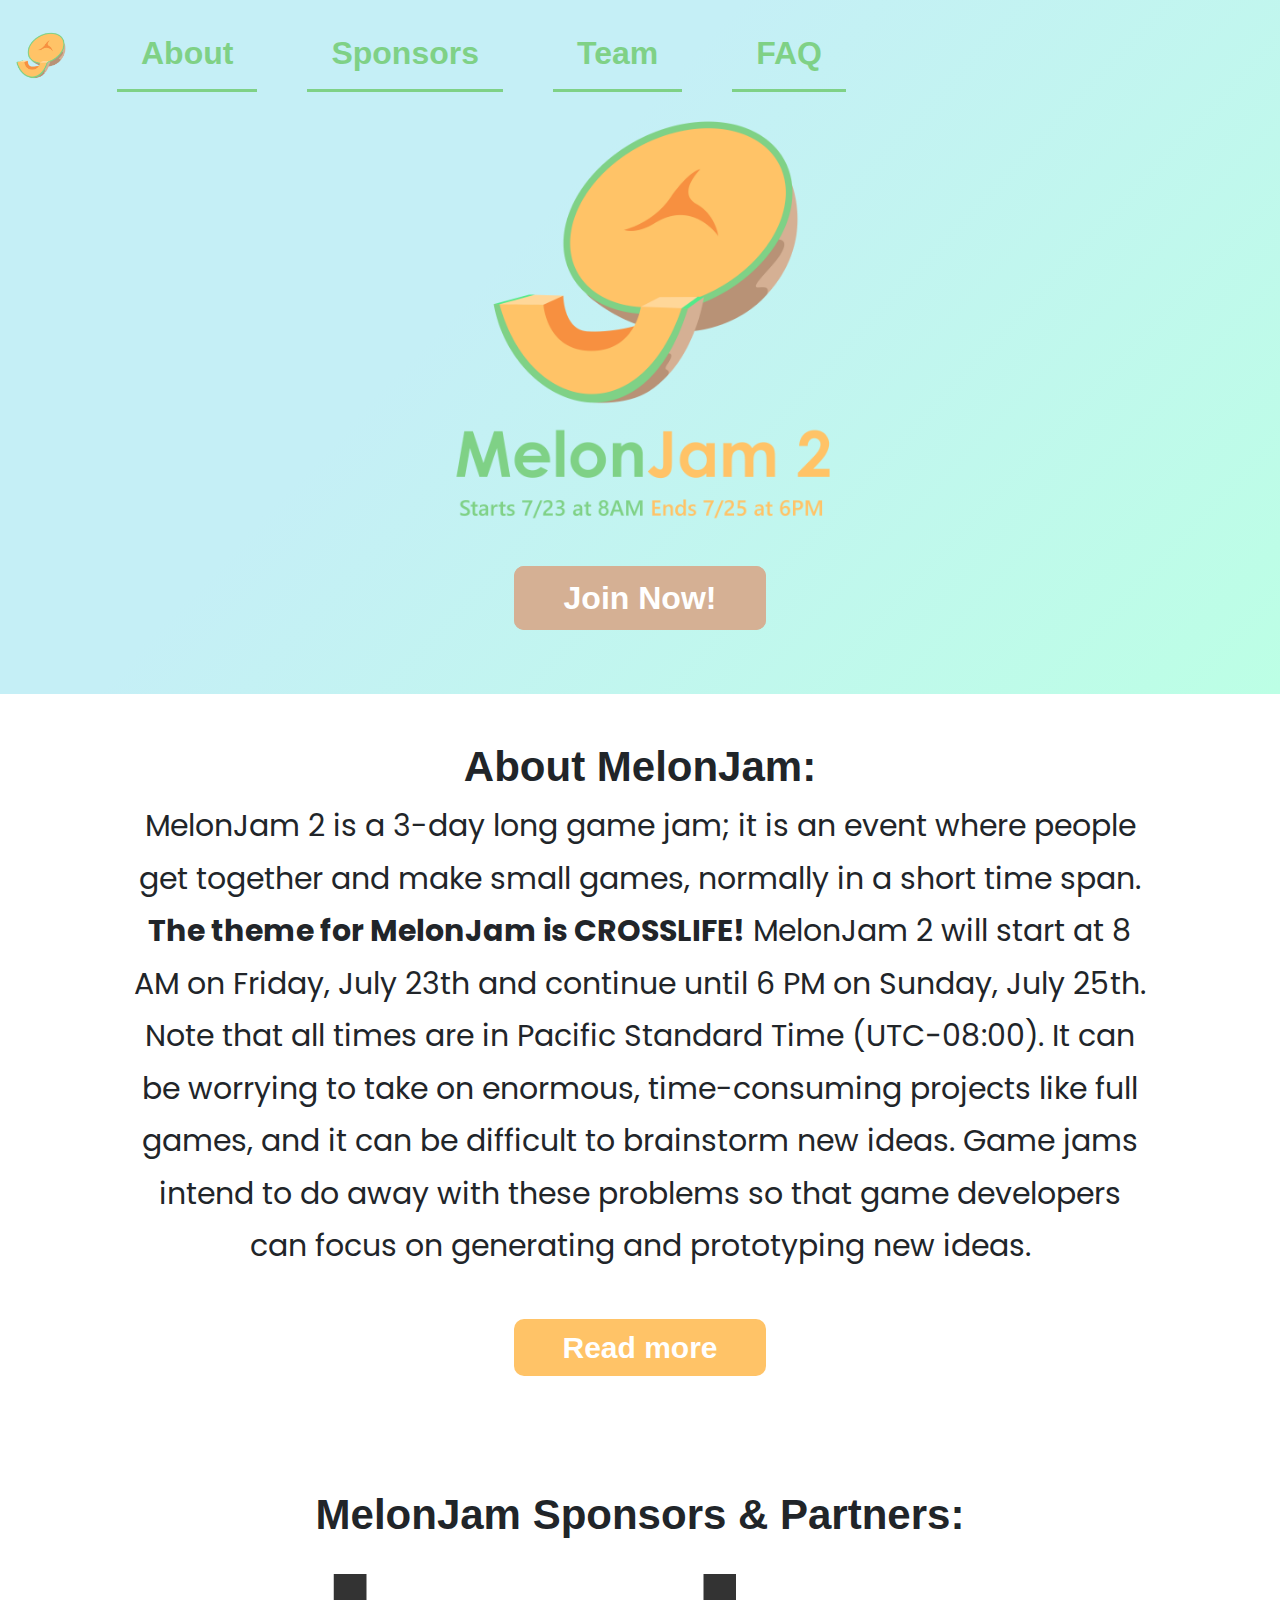
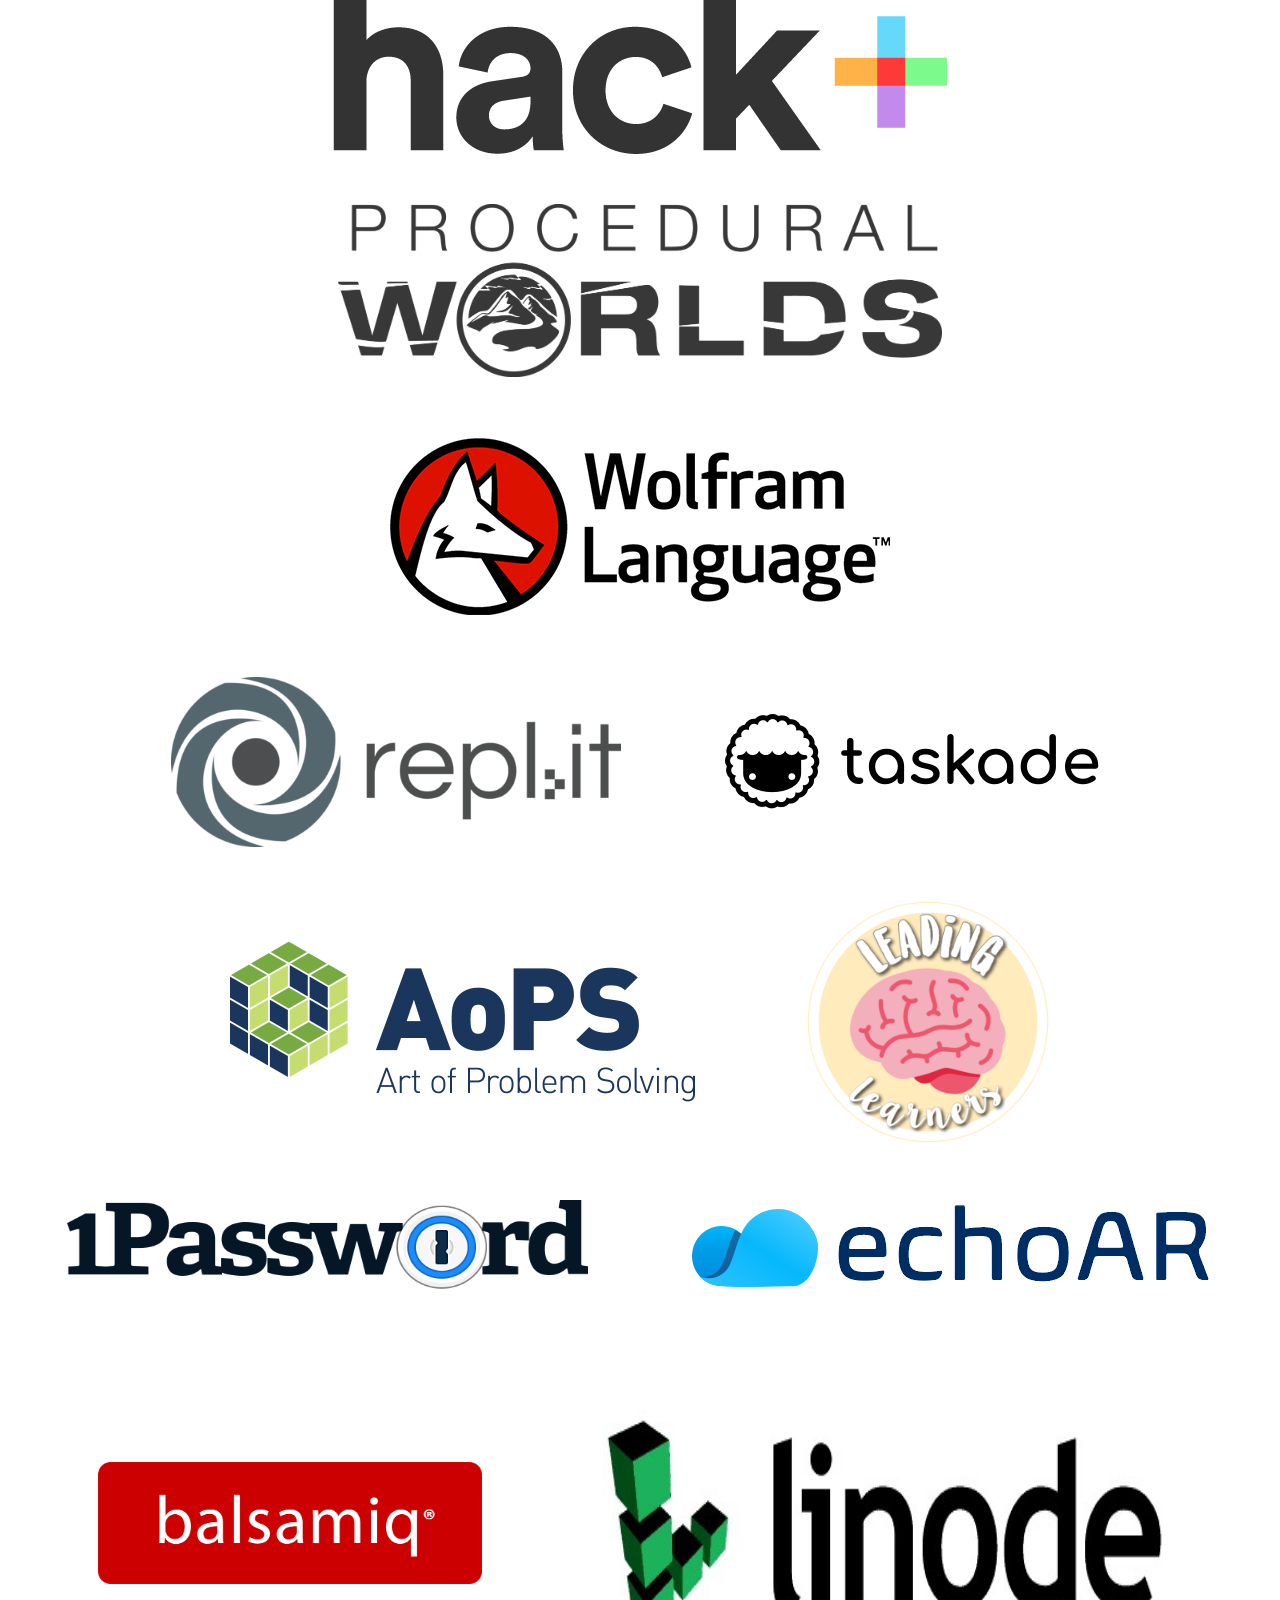
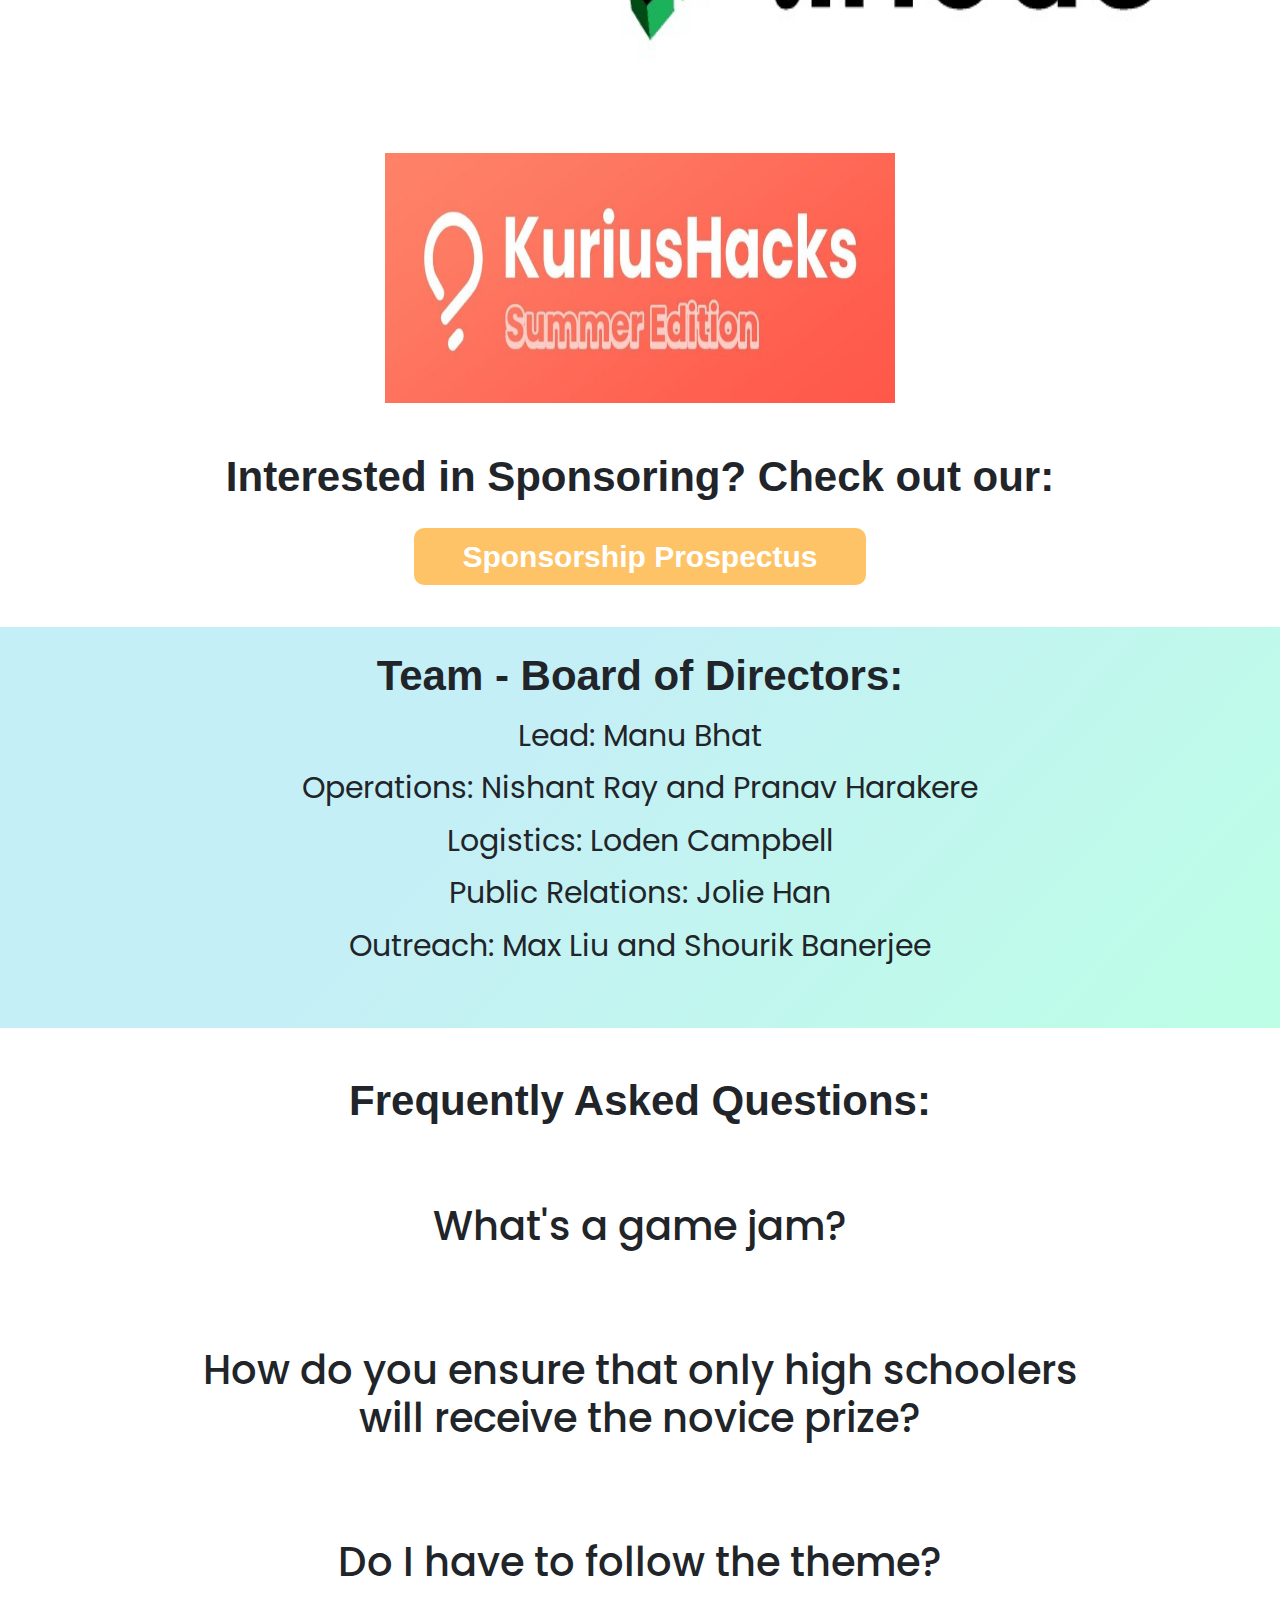
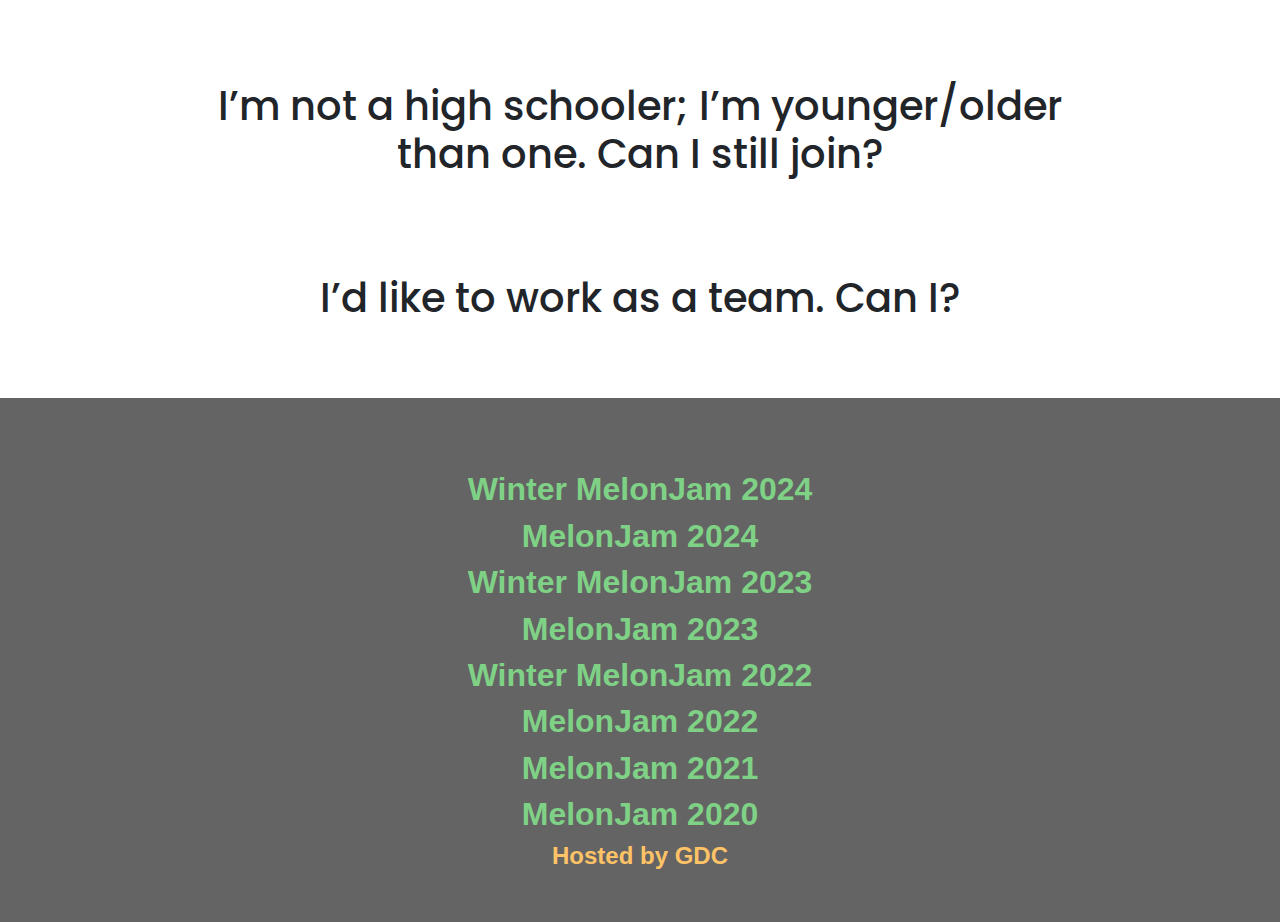
<file: 2021.html>
<!DOCTYPE html>
<html lang="en">
<head>
	<!-- Required meta tags -->
	<meta charset="utf-8">
	<meta name="viewport" content="width=device-width, initial-scale=1, shrink-to-fit=yes">

	<!-- Page Preview Information -->
	<meta name="description" content="MelonJam 3 is a game jam created by the Cupertino Game Dev Club with the intent of bridging the gap between high schoolers with a game development interest and experienced game developers.">
	<meta name="keywords" content="MelonJam 2, MelonJam 3, Melon Jam, MelonJam, Game Jam, CGDC, GDC, Game Dev Club, Cupertino, Cupertino Game Dev Club, Cupertino Game Development Club, Hackathon, Games, Video Games, Programming, Coding, Development, Unity, C#">
	<meta property="og:title" content="MelonJam 2">
	<meta property="twitter:title" content="MelonJam 2">
	<meta property="og:description" content="MelonJam 2 is a game jam created by the Cupertino Game Dev Club with the intent of bridging the gap between high schoolers with a game development interest and experienced game developers.">
	<meta property="twitter:description" content="MelonJam 2 is a game jam created by the Cupertino Game Dev Club with the intent of bridging the gap between high schoolers with a game development interest and experienced game developers.">
	<meta property="og:image" content="images/MelonJam 2/logos/melon_withBG.png">
	<meta property="twitter:image" content="images/MelonJam 2/logos/melon_withBG.png">
	<meta property="og:url" content="https://gamedevclub.tech/melonjam/">
	<link rel="shortcut icon" href="images/MelonJam 2/logos/melon-icon.png"/>

	<!-- CSS stylesheets -->
	<link rel="stylesheet" href="css/primary.css">

	<!-- JavaScripts -->
	<script type="text/javascript" src="js/primary.js"></script>

	<!-- Fonts -->
	<link href="https://fonts.googleapis.com/css2?family=Poppins:ital,wght@0,100;0,200;0,300;0,400;0,500;0,600;0,700;0,800;0,900;1,100;1,200;1,300;1,400;1,500;1,600;1,700;1,800;1,900&display=swap" rel="stylesheet">

	<!-- Bootstrap -->
	<!-- <script src="https://code.jquery.com/jquery-3.4.1.slim.min.js" integrity="sha384-J6qa4849blE2+poT4WnyKhv5vZF5SrPo0iEjwBvKU7imGFAV0wwj1yYfoRSJoZ+n" crossorigin="anonymous"></script>
	<script src="https://cdn.jsdelivr.net/npm/popper.js@1.16.0/dist/umd/popper.min.js" integrity="sha384-Q6E9RHvbIyZFJoft+2mJbHaEWldlvI9IOYy5n3zV9zzTtmI3UksdQRVvoxMfooAo" crossorigin="anonymous"></script>
	<script src="https://stackpath.bootstrapcdn.com/bootstrap/4.4.1/js/bootstrap.min.js" integrity="sha384-wfSDF2E50Y2D1uUdj0O3uMBJnjuUD4Ih7YwaYd1iqfktj0Uod8GCExl3Og8ifwB6" crossorigin="anonymous"></script>

	<link rel="stylesheet" href="https://stackpath.bootstrapcdn.com/bootstrap/4.4.1/css/bootstrap.min.css" integrity="sha384-Vkoo8x4CGsO3+Hhxv8T/Q5PaXtkKtu6ug5TOeNV6gBiFeWPGFN9MuhOf23Q9Ifjh" crossorigin="anonymous">
	<link rel="stylesheet" href="https://stackpath.bootstrapcdn.com/font-awesome/4.7.0/css/font-awesome.min.css"> -->

	<link rel="stylesheet" href="https://maxcdn.bootstrapcdn.com/bootstrap/4.5.0/css/bootstrap.min.css">
	<script src="https://ajax.googleapis.com/ajax/libs/jquery/3.5.1/jquery.min.js"></script>
	<script src="https://cdnjs.cloudflare.com/ajax/libs/popper.js/1.16.0/umd/popper.min.js"></script>
	<script src="https://maxcdn.bootstrapcdn.com/bootstrap/4.5.0/js/bootstrap.min.js"></script>

	<link rel="stylesheet" href="https://cdnjs.cloudflare.com/ajax/libs/font-awesome/4.7.0/css/font-awesome.min.css">

	<title>MelonJam 2</title>

</head>

<style type="text/css">

body, html {
	 background-color: rgb(100, 100, 100);
}

</style>

<body>

	<div id="header-div">
		<br>
		<nav class="navbar navbar-expand-md bg-transparent navbar-light">
		  <a class="navbar-brand" href="#" onclick="scrollToTop()">
			  <img src="images/MelonJam 2/logos/melon-icon.png" alt="MelonJam" id="navbar-logo">
		  </a>
		  <button class="navbar-toggler" type="button" data-toggle="collapse" data-target="#collapsibleNavbar">
		    <span class="navbar-toggler-icon"></span>
		  </button>
		  <div class="collapse navbar-collapse navbar-toggleable-sm" id="collapsibleNavbar">
		    <ul class="navbar-nav">
		      <li class="nav-item">
		        <a class="navbutton" href="#about" onclick="scrollToElement('about-div')">About</a>
		      </li>
		      <li class="nav-item" style="display: none;">
		        <a class="navbutton" href="#schedule" onclick="scrollToElement('schedule-div')">Schedule</a>
		      </li>
		      <li class="nav-item">
		        <a class="navbutton" href="#sponsors" onclick="scrollToElement('sponsors-div')">Sponsors</a>
		      </li>
			  <li class="nav-item">
		        <a class="navbutton" href="#team" onclick="scrollToElement('team-div')">Team</a>
		      </li>
			  <li class="nav-item">
		        <a class="navbutton" href="#FAQ" onclick="scrollToElement('faq-div')">FAQ</a>
		      </li>
		    </ul>
		  </div>
		</nav>

		<img src="images/MelonJam 2/logos/melon-nobg-dated.png" alt="MelonJam" id="header-logo" onclick="scrollToTop()">

		<!-- <h1 id="dates"><span style="color: rgb(127, 209, 134);">July 23rd</span> <span style="color: rgb(255, 195, 103);">to</span> <span style="color: rgb(255, 195, 103);">July 25th</span></h1> -->

		<br><br>

		<a href="https://melon-jam-2.devpost.com/" id="join-button" target="_blank">Join Now!</a>
		<br><br><br><br>
	</div>


	<div id="about-div">
		<br><br>
		<h1 style="font-size: 42px; font-weight: 600;">About MelonJam:</h1>
		<h1 style="width: 80vw; margin: auto; line-height: 1.75; font-weight: 400; font-size: 30px; font-family: 'Poppins', sans-serif;">
			MelonJam 2 is a 3-day long game jam; it is an event where people get together and make small games, normally in a short time span. <b>The theme for MelonJam is CROSSLIFE!</b> MelonJam 2 will start at 8 AM on Friday, July 23th and continue until 6 PM on Sunday, July 25th. Note that all times are in Pacific Standard Time (UTC−08:00). It can be worrying to take on enormous, time-consuming projects like full games, and it can be difficult to brainstorm new ideas. Game jams intend to do away with these problems so that game developers can focus on generating and prototyping new ideas.
			<br><br>
			<span id="about-more-text">
				MelonJam 2 was created by the Cupertino Game Development Club with the intent of bridging the gap between high schoolers with a game development interest and experienced game developers. We offer a chance for students interested in game development to try their hand at making a small game while encouraging them to improve their skills so that they can make something big in the future. True to the purpose of a game jam, MelonJam also gives developers a chance to have fun brainstorming and developing a game, irrespective of experience.
				<br><br>
			</span>
		</h1>
		<a id="read-more-button" onclick="readMore()">Read more</a>
		<br><br><br><br>
	</div>

	<div id="schedule-div" style="display: none;">
		<br>
		<h1 style="font-size: 42px; font-weight: 600;">Schedule (PST):</h1>
		<!-- <br>
		<h1 style="font-weight: 400; font-size: 36px; font-family: 'Poppins', sans-serif; line-height: 2;"><i>August 6th, 8:00 AM:</i> Theme Announced<br><i>August 9th, 6:00 PM:</i> MelonJam Ends</h1>
		<br><br><br> -->

		<div id="days">
			<hr style="border-color: black;">
			<br><br><br><br><br><br><br><br>
			<h1 class="day-text">8/6</h1>
			<hr style="border-color: black;">
			<br><br>
			<h1 class="day-text">8/7</h1>
			<hr style="border-color: black;">
			<br><br>
			<h1 class="day-text">8/8</h1>
			<hr style="border-color: black;">
			<br><br>
			<h1 class="day-text">8/9</h1>
			<hr style="border-color: black;">
		</div>

		<div id="timings">
			<div class="time-column">
				<h1 class="time-text">8:00 AM</h1>
				<br>
				<div class="event special" onclick="openModal('start-modal')">
					<h4 style="color: rgb(100, 100, 100);">8:00 AM</h4>
					<h3>Game Jamming<br>Starts!</h3>
				</div>
				<div id="start-modal" class="event-modal">
			    	<span class="close" onclick="closeModal('start-modal')">&times</span>
			    	<h3 style="font-weight: 700">Game Jamming Begins!</h3>
					<div style="margin-top: 15px; padding-left: 5px;">
						<i class="icon fa fa-clock-o"></i>
						<h4 style="font-weight: 600; font-family: 'Poppins', sans-serif; display: inline-block; padding-left: 10px; margin-top: -2px; vertical-align: top;">8/6, 8:00 AM</h4>
						<br>
						<i class="icon fa fa-external-link"></i>
						<h4 style="font-weight: 600; font-family: 'Poppins', sans-serif; display: inline-block; padding-left: 10px; margin-top: -2px; vertical-align: top;"><a href="https://melon-jam.devpost.com">Devpost</a></h4>
					</div>
				</div>
				<div class="event" style="margin-left: 8.125px; margin-top: 10px; width: 121.875px; padding-left: 10px;" onclick="openModal('echoAR-modal')">
					<h4 style="color: rgb(100, 100, 100); font-size: 16px">8:00 AM -<br>8:45 AM</h4>
					<h3 style="font-size: 20px;">echoAR<br>Workshop</h3>
				</div>
				<div id="echoAR-modal" class="event-modal" style="width: 400px; margin-left: 8.125px;">
			    	<span class="close" onclick="closeModal('echoAR-modal')">&times</span>
			    	<h3 style="font-weight: 700">echoAR Workshop</h3>
					<div style="margin-top: 15px; padding-left: 5px;">
						<i class="icon fa fa-clock-o"></i>
						<h4 style="font-weight: 600; font-family: 'Poppins', sans-serif; display: inline-block; padding-left: 10px; margin-top: -2px; vertical-align: top;">8/6, 8:00 AM - 8:45 AM</h4>
						<br>
						<i class="icon fa fa-info-circle"></i>
						<h4 style="font-weight: 600; font-family: 'Poppins', sans-serif; display: inline-block; padding-left: 10px; margin-top: -2px; vertical-align: top;">Build a Cloud-Connected<br>AR/VR App in 15 Minutes<br>or Less</h4>
						<br>
						<i class="icon fa fa-external-link"></i>
						<h4 style="font-weight: 600; font-family: 'Poppins', sans-serif; display: inline-block; padding-left: 10px; margin-top: -2px; vertical-align: top;"><a href="https://meet.google.com/bqd-pnfn-igr">Google Meet Link</a></h4>
					</div>
				</div>
				<div class="event placeholder">
					<h1>placeholder</h1>
				</div>
				<div class="event placeholder">
					<h1>placeholder</h1>
				</div>
				<div class="event placeholder">
					<h1>placeholder</h1>
				</div>
				<br>
			</div>

			<div class="time-column">
				<h1 class="time-text">10:00 AM</h1>
				<br>
				<div class="event placeholder">
					<h1>placeholder</h1>
				</div>
				<div class="event placeholder">
					<h1>placeholder</h1>
				</div>
				<div class="event placeholder">
					<h1>placeholder</h1>
				</div>
				<div class="event placeholder">
					<h1>placeholder</h1>
				</div>
				<div class="event placeholder">
					<h1>placeholder</h1>
				</div>
				<br>
			</div>

			<div class="time-column">
				<h1 class="time-text">12:00 PM</h1>
				<br>
				<div class="event placeholder">
					<h1>placeholder</h1>
				</div>
				<div class="event placeholder">
					<h1>placeholder</h1>
				</div>
				<div class="event placeholder">
					<h1>placeholder</h1>
				</div>
				<div class="event placeholder">
					<h1>placeholder</h1>
				</div>
				<div class="event placeholder">
					<h1>placeholder</h1>
				</div>
				<br>
			</div>

			<div class="time-column">
				<h1 class="time-text">2:00 PM</h1>
				<br>
				<div class="event placeholder">
					<h1>placeholder</h1>
				</div>
				<div class="event placeholder">
					<h1>placeholder</h1>
				</div>
				<div class="event placeholder">
					<h1>placeholder</h1>
				</div>
				<div class="event placeholder">
					<h1>placeholder</h1>
				</div>
				<div class="event placeholder">
					<h1>placeholder</h1>
				</div>
				<br>
			</div>

			<div class="time-column">
				<h1 class="time-text">4:00 PM</h1>
				<br>
				<div class="event placeholder">
					<h1>placeholder</h1>
				</div>
				<div class="event placeholder">
					<h1>placeholder</h1>
				</div>
				<div class="event placeholder">
					<h1>placeholder</h1>
				</div>
				<div class="event placeholder">
					<h1>placeholder</h1>
				</div>
				<div class="event placeholder">
					<h1>placeholder</h1>
				</div>
				<br>
			</div>

			<div class="time-column">
				<h1 class="time-text">6:00 PM</h1>
				<br>
				<div class="event placeholder">
					<h1>placeholder</h1>
				</div>
				<div class="event placeholder">
					<h1>placeholder</h1>
				</div>
				<div class="event placeholder">
					<h1>placeholder</h1>
				</div>
				<div id="end-modal" class="event-modal" style="margin-top: -45px">
			    	<span class="close" onclick="closeModal('end-modal')">&times</span>
			    	<h3 style="font-weight: 700">Game Jamming Ends!</h3>
					<div style="margin-top: 15px; padding-left: 5px;">
						<i class="icon fa fa-clock-o"></i>
						<h4 style="font-weight: 600; font-family: 'Poppins', sans-serif; display: inline-block; padding-left: 10px; margin-top: -2px; vertical-align: top;">8/9, 6:00 PM</h4>
						<br>
						<i class="icon fa fa-external-link"></i>
						<h4 style="font-weight: 600; font-family: 'Poppins', sans-serif; display: inline-block; padding-left: 10px; margin-top: -2px; vertical-align: top;"><a href="https://melon-jam.devpost.com">Devpost</a></h4>
					</div>
				</div>
				<div class="event placeholder">
					<h1>placeholder</h1>
				</div>
				<div class="event special" onclick="openModal('end-modal')">
					<h4 style="color: rgb(100, 100, 100);">6:00 PM</h4>
					<h3>Game Jamming<br>Ends</h3>
				</div>
				<br>
			</div>

			<div class="time-column">
				<h1 class="time-text">8:00 PM</h1>
				<br>
				<div class="event placeholder">
					<h1>placeholder</h1>
				</div>
				<div class="event placeholder">
					<h1>placeholder</h1>
				</div>
				<div class="event placeholder">
					<h1>placeholder</h1>
				</div>
				<div class="event placeholder">
					<h1>placeholder</h1>
				</div>
				<div class="event placeholder">
					<h1>placeholder</h1>
				</div>
				<br>
			</div>
		</div>

	</div>

	<div id="sponsors-div">
		<br><br>
		<h1 style="font-size: 42px; font-weight: 600; font-family: 'Century Gothic', sans-serif;">MelonJam Sponsors & Partners:</h1>
		
		<img src="images/MelonJam 2/sponsors/hack+.png" alt="Hack+" class="sponsor" width="614" height="180" onclick="window.open('https://hackplus.io')">

		<br>

		<img src="images/MelonJam 2/sponsors/procedural_worlds.png" alt="Procedural Worlds" class="sponsor" width="604" height="173" onclick="window.open('https://procedural-worlds.com/')">
		
		<img src="images/MelonJam 2/sponsors/wolfram-language.png" alt="Wolfram Language" class="sponsor" width="500" height="200" onclick="window.open('https://www.wolfram.com/language')">

		<br>

		<img src="images/MelonJam 2/sponsors/replit.png" alt="repl.it" class="sponsor" width="450" height="170" onclick="window.open('https://replit.com/')">
		
		<img src="images/MelonJam 2/sponsors/taskade.png" alt="Taskade" class="sponsor" width="384" height="96" onclick="window.open('https://taskade.com/')">

		<img src="images/MelonJam 2/sponsors/aops.png" alt="AoPS" class="sponsor" width="471" height="165" onclick="window.open('https://artofproblemsolving.com/company')">

		<img src="images/MelonJam 2/sponsors/leading_learners.png" alt="Leading Learners" class="sponsor" width="250" height="250" onclick="window.open('https://www.leadlearners.ca/')">

		<img src="images/MelonJam 2/sponsors/1Password.png" alt="1Password" class="sponsor" width="521" height="96" onclick="window.open('https://www.1password.com/')">

		<img src="images/MelonJam 2/sponsors/echoar.png" alt="echoAR" class="sponsor" width="521" height="96" onclick="window.open('https://www.echoar.xyz/')">

		<img src="images/MelonJam 2/sponsors/balsamiq.png" alt="Balsamiq" class="sponsor" width="384" height="122" onclick="window.open('https://balsamiq.com')">
		
		<img src="images/MelonJam 2/sponsors/linode.jpg" alt="Linode" class="sponsor" width="596" height="360" onclick="window.open('https://linode.com')">

		<img src="images/MelonJam 2/sponsors/kurius.jpg" alt="Kurius" class="sponsor" width="510" height="250" onclick="window.open('https://www.kurius.ca/kuriushacks-se')">

		<br><br>

		<h1 style="font-size: 42px; font-weight: 600;">Interested in Sponsoring? Check out our:</h1>
		<br>
		<a id="prospectus-button" target="_blank" href="./pdfs/MelonJam2Prospectus.pdf">Sponsorship Prospectus</a>

		<br><br><br>
	</div>

	<div id="team-div">
		<br>
		<h1 style="font-size: 42px; font-weight: 600;">Team - Board of Directors:</h1>
		<h1 style="font-weight: 400; font-size: 30px; font-family: 'Poppins', sans-serif; line-height: 1.75;">
			Lead: Manu Bhat<br>
			Operations: Nishant Ray and Pranav Harakere<br>
			Logistics: Loden Campbell<br>
			Public Relations: Jolie Han<br>
			Outreach: Max Liu and Shourik Banerjee
		</h1>
		<br><br>
	</div>

	<div id="faq-div">
		<br><br>
		<h1 style="font-size: 42px; font-weight: 600; font-family: 'Century Gothic', sans-serif;">Frequently Asked Questions:</h1>
		<br>

		<div class="faq" onclick="expandFAQ(0)" onmouseover="enterHoverFAQ(0)" onmouseout="exitHoverFAQ(0)">
			<h1 style="font-weight: 500;">What's a game jam?</h1>
			<p class="faq-answer">
				<br>
				A game jam is a lot like a hackathon for games. People develop games using any tools that they have, then submit them by a due date. As with hackathons, people are free to use any resources that are available to them to develop their game: their game engine of choice, their digital art program of choice, youtube coding tutorials, books on art, anything. You can even use human resources—you can team up with others to make your game better.
				<br><br>
				Most game jams, as does Melon Jam, also have a theme. Some jams prefer or require that you stick to the theme; others don’t, and only intend for the theme to be a tool to kickstart your brainstorming. To make the jam more challenging and to enforce creativity via restriction, MelonJam requires that you connect your game to the theme in some way.
				<br><br>
			</p>
		</div>

		<div class="faq" onclick="expandFAQ(1)" onmouseover="enterHoverFAQ(1)" onmouseout="exitHoverFAQ(1)">
			<h1 style="font-weight: 500;">How do you ensure that only high schoolers will receive the novice prize?</h1>
			<p class="faq-answer">
				<br>
				At present, the pandemic has forced most schools to make use of distance learning; even before that, schools have been utilizing technology to aid students in education. We are therefore relatively confident that you are affiliated in some way with a learning management system. In the sign up form, we will request some of the information associated with that account—only as much as is appropriate to confirm your identity, and no more. Once you sign up, we will use the information given to us to determine whether you are a high school student or younger. If you cannot do so, you still have the chance to compete for the advanced prize.
				<br><br>
			</p>
		</div>

		<div class="faq" onclick="expandFAQ(2)" onmouseover="enterHoverFAQ(2)" onmouseout="exitHoverFAQ(2)">
			<h1 style="font-weight: 500;">Do I have to follow the theme?</h1>
			<p class="faq-answer">
				<br>
				Yes; to be eligible for a prize, your game must have some aspect that fits the theme in some way. This is because we want to make the jam more challenging as well as enforce creativity through restriction.
				<br><br>
			</p>
		</div>

		<br>

		<div class="faq" onclick="expandFAQ(3)" onmouseover="enterHoverFAQ(3)" onmouseout="exitHoverFAQ(3)">
			<h1 style="font-weight: 500;">I’m not a high schooler; I’m younger/older than one. Can I still join? </h1>
			<p class="faq-answer">
				<br>
				Yes; we do not intend to restrict anyone from participating in MelonJam. While we do target pre-collegiate students in particular, we believe that there is much to gain from having people from all sorts of backgrounds share their games and ideas with others.
				<br><br>
				That said, you must be able to guarantee that you are a high school student or under to be eligible for the novice prize. If you cannot, you still have the chance to win the advanced prize.
				<br><br>
			</p>
		</div>

		<div class="faq" onclick="expandFAQ(4)" onmouseover="enterHoverFAQ(4)" onmouseout="exitHoverFAQ(4)">
			<h1 style="font-weight: 500;">I’d like to work as a team. Can I?</h1>
			<p class="faq-answer">
				<br>
				Yes, you may. However, if a member of your team cannot confirm that they are a high school student or younger, then your entire team will be ineligible for the novice prize. This is to prevent piggybacking, where one experienced team member takes care of the work for others.
				<br><br>
			</p>
		</div>

		<br><br>
	</div>

	<footer id="footer">
		<br><br><br>
		<h2 class="footerMJ" onclick="window.open('./')">Winter MelonJam 2024</h2> <!-- new -->
		<h2 class="footerMJ" onclick="window.open('./2024')">MelonJam 2024</h2>
		<h2 class="footerMJ" onclick="window.open('./winter2023')">Winter MelonJam 2023</h2>
		<h2 class="footerMJ" onclick="window.open('./2023')">MelonJam 2023</h2>
		<h2 class="footerMJ" onclick="window.open('./winter2022')">Winter MelonJam 2022</h2>
		<h2 class="footerMJ" onclick="window.open('./2022')">MelonJam 2022</h2>
		<h2 class="footerMJ" onclick="scrollToTop()">MelonJam 2021</h2>
		<h2 class="footerMJ" onclick="window.open('./2020')">MelonJam 2020</h2>
		<h4 class="footerGDC" onclick="window.location.href = 'https://gamedevclub.tech'">Hosted by GDC<h4>
		<br>

		<p class="legal" style="display: none;">MelonJam is fiscally sponsored by Hack Club Bank, a project by the The Hack Foundation (d.b.a Hack Club), a 501(c)(3) nonprofit (EIN: 81-2908499).</p>
	</footer>

</body>

</html>
</file>
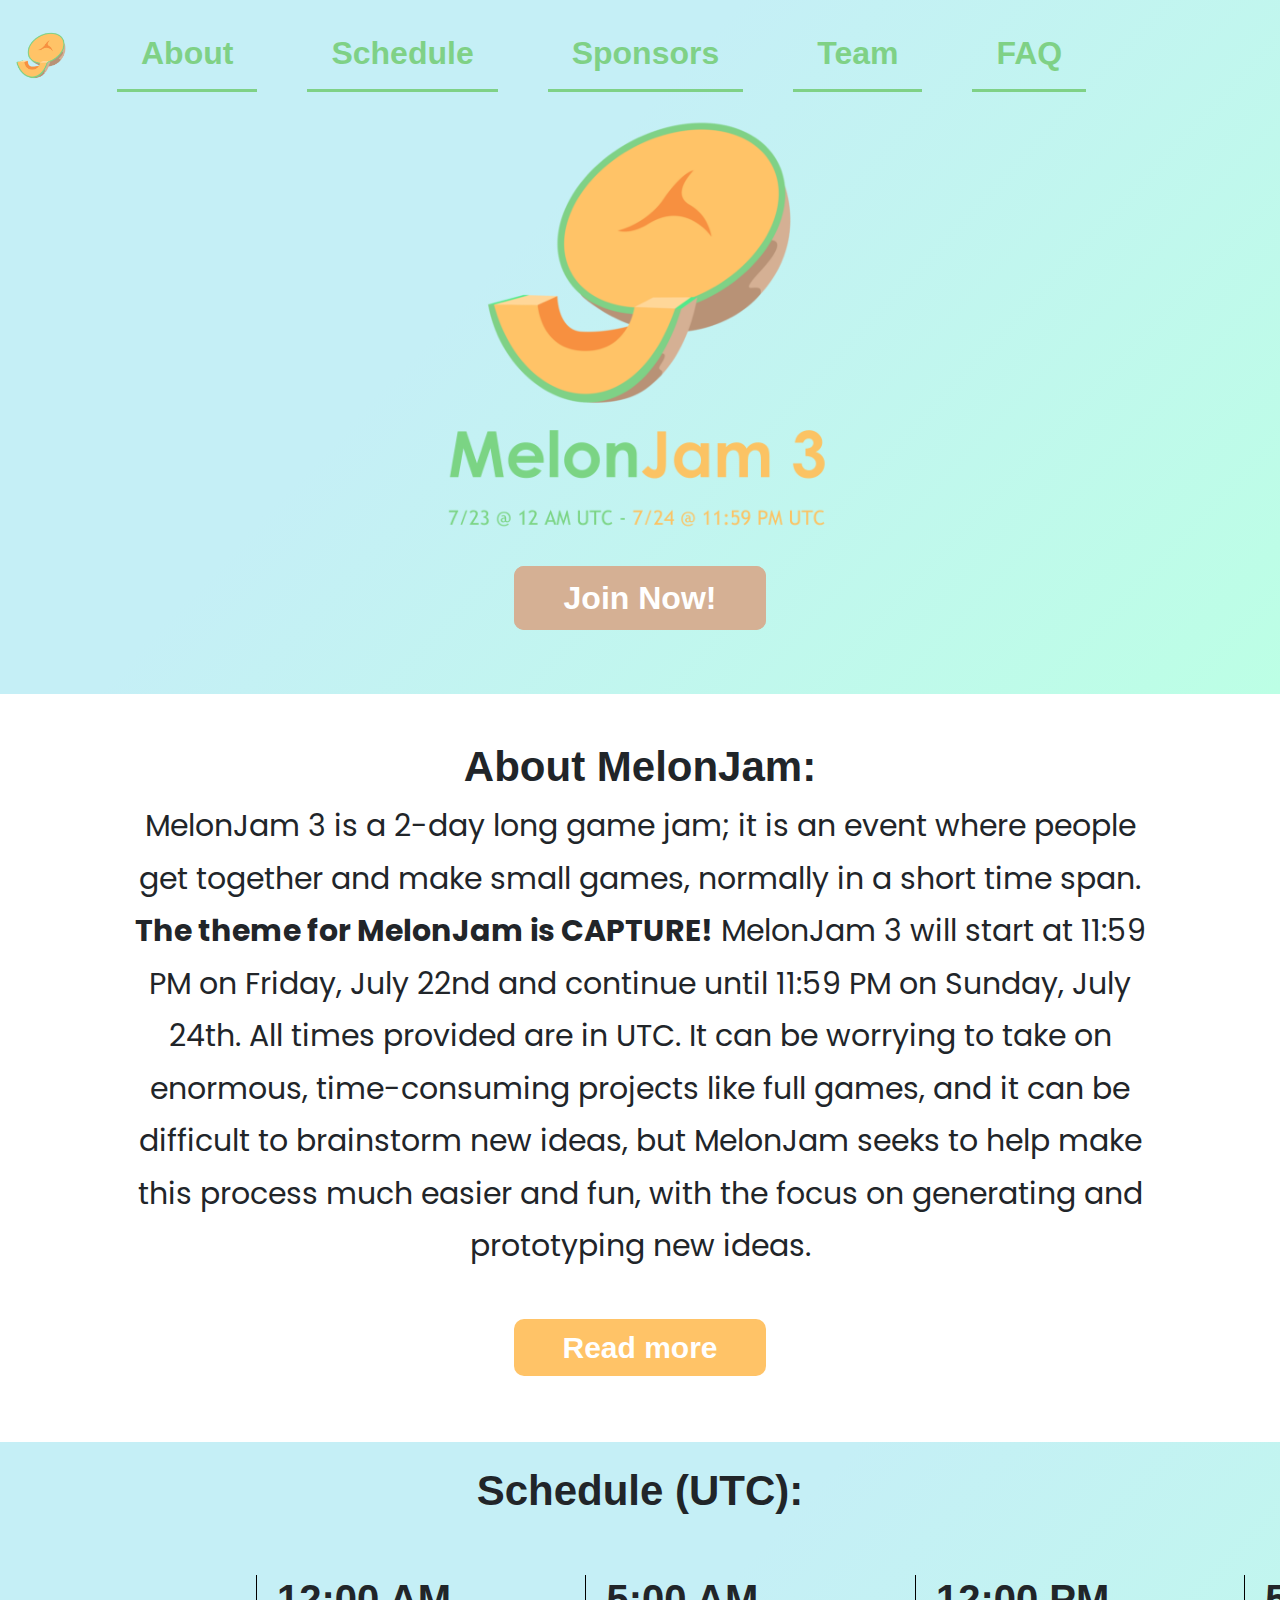
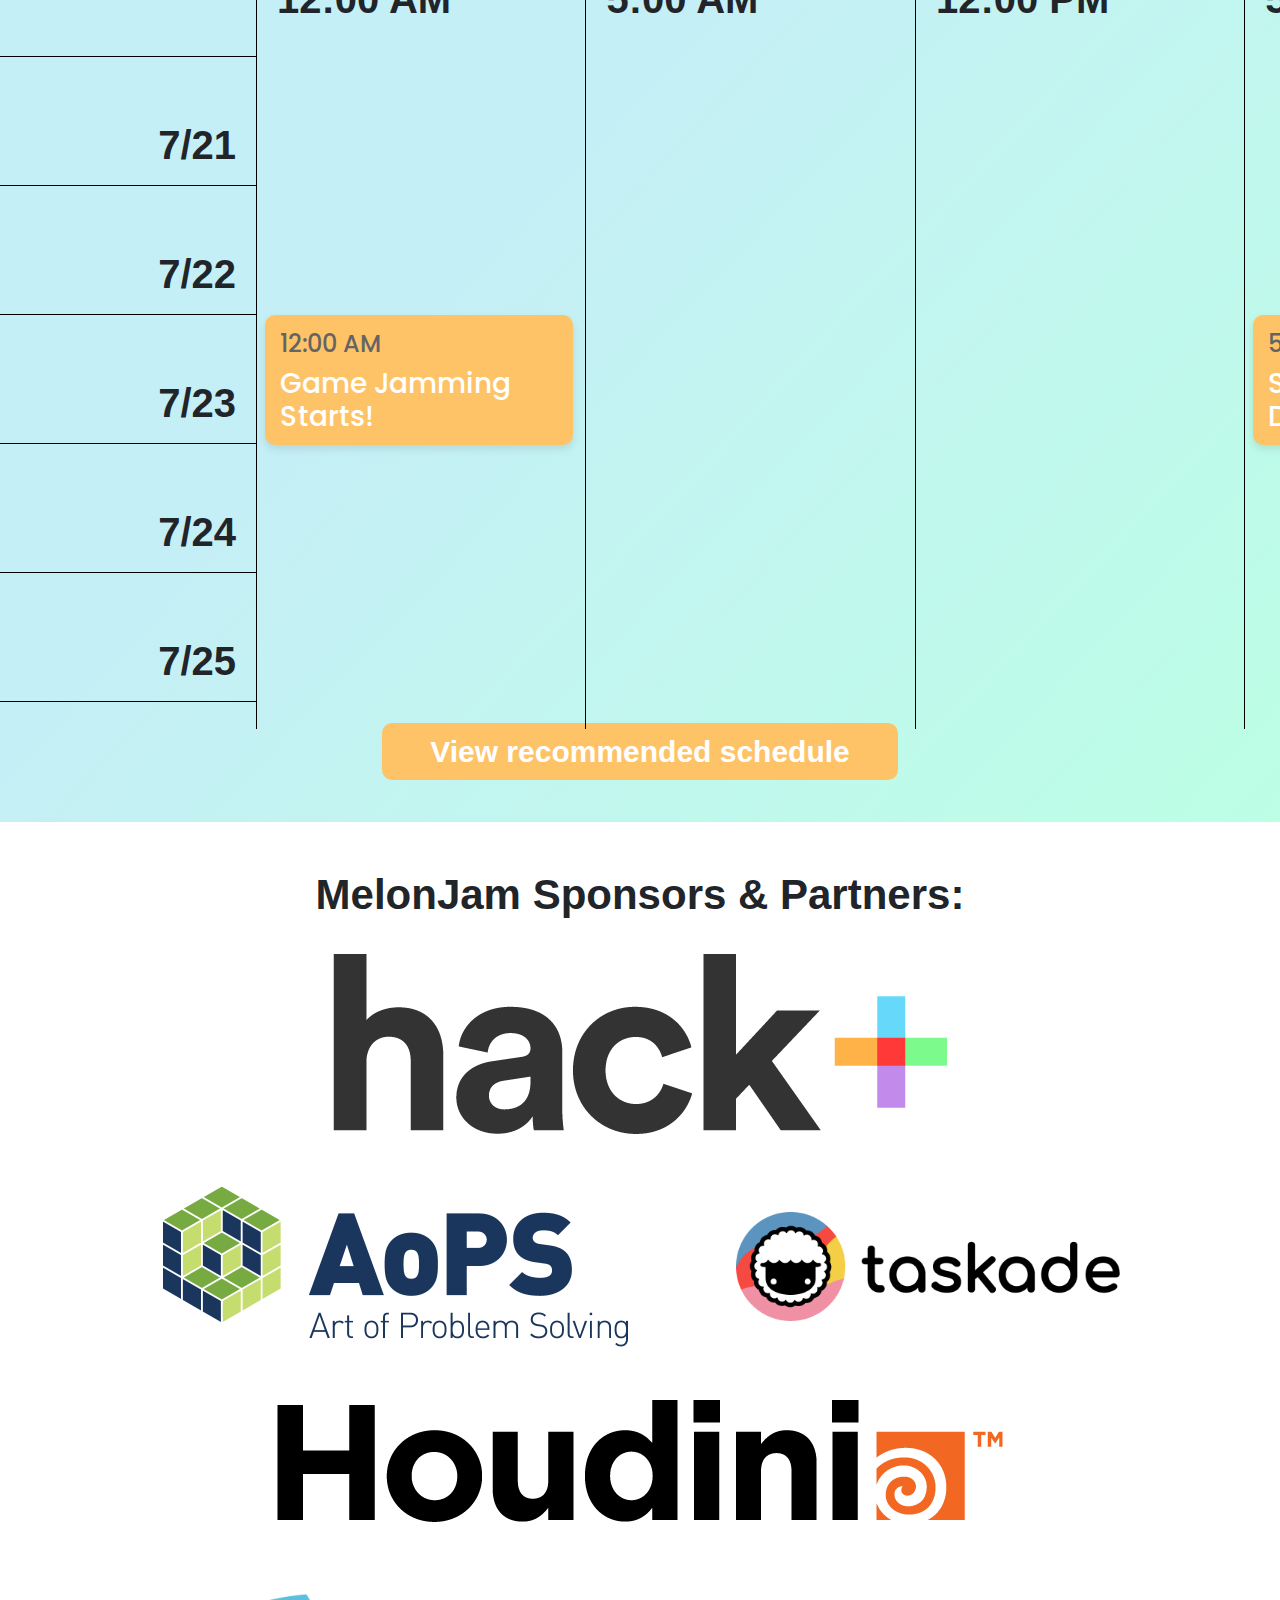
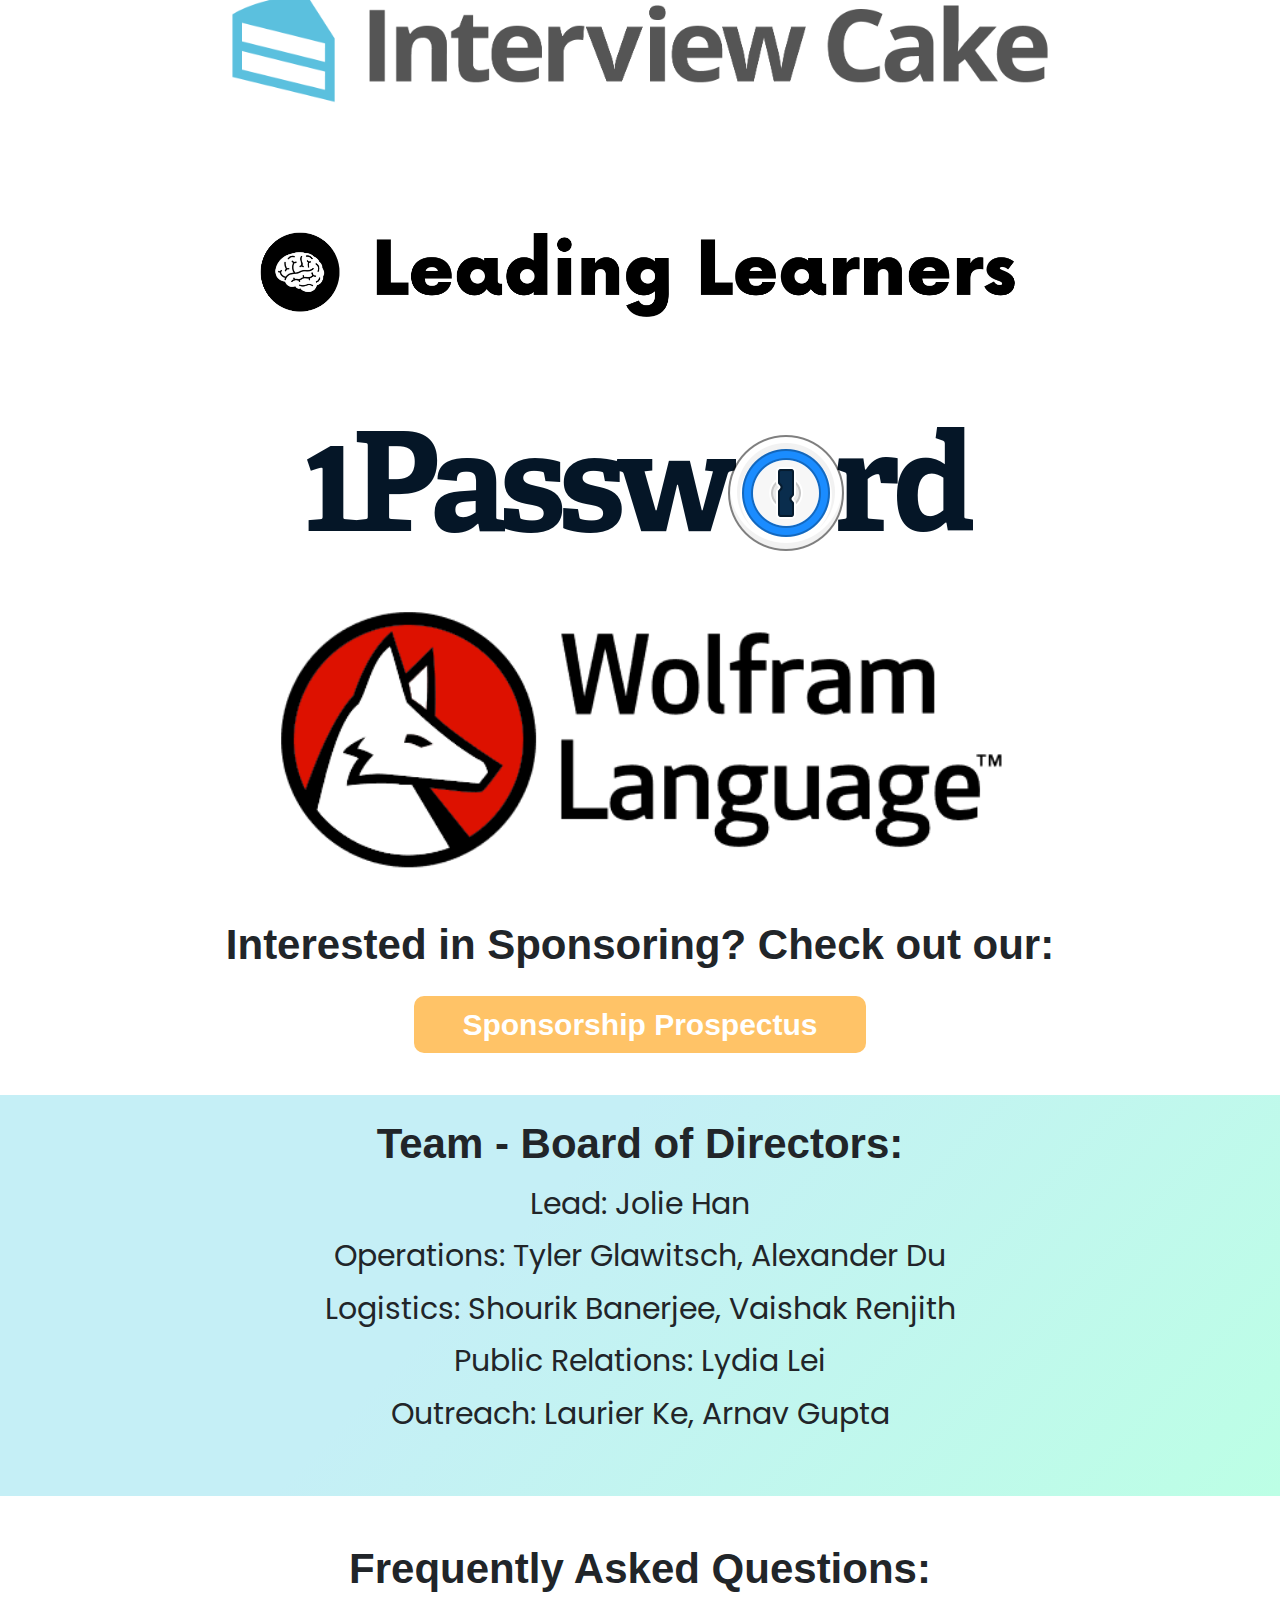
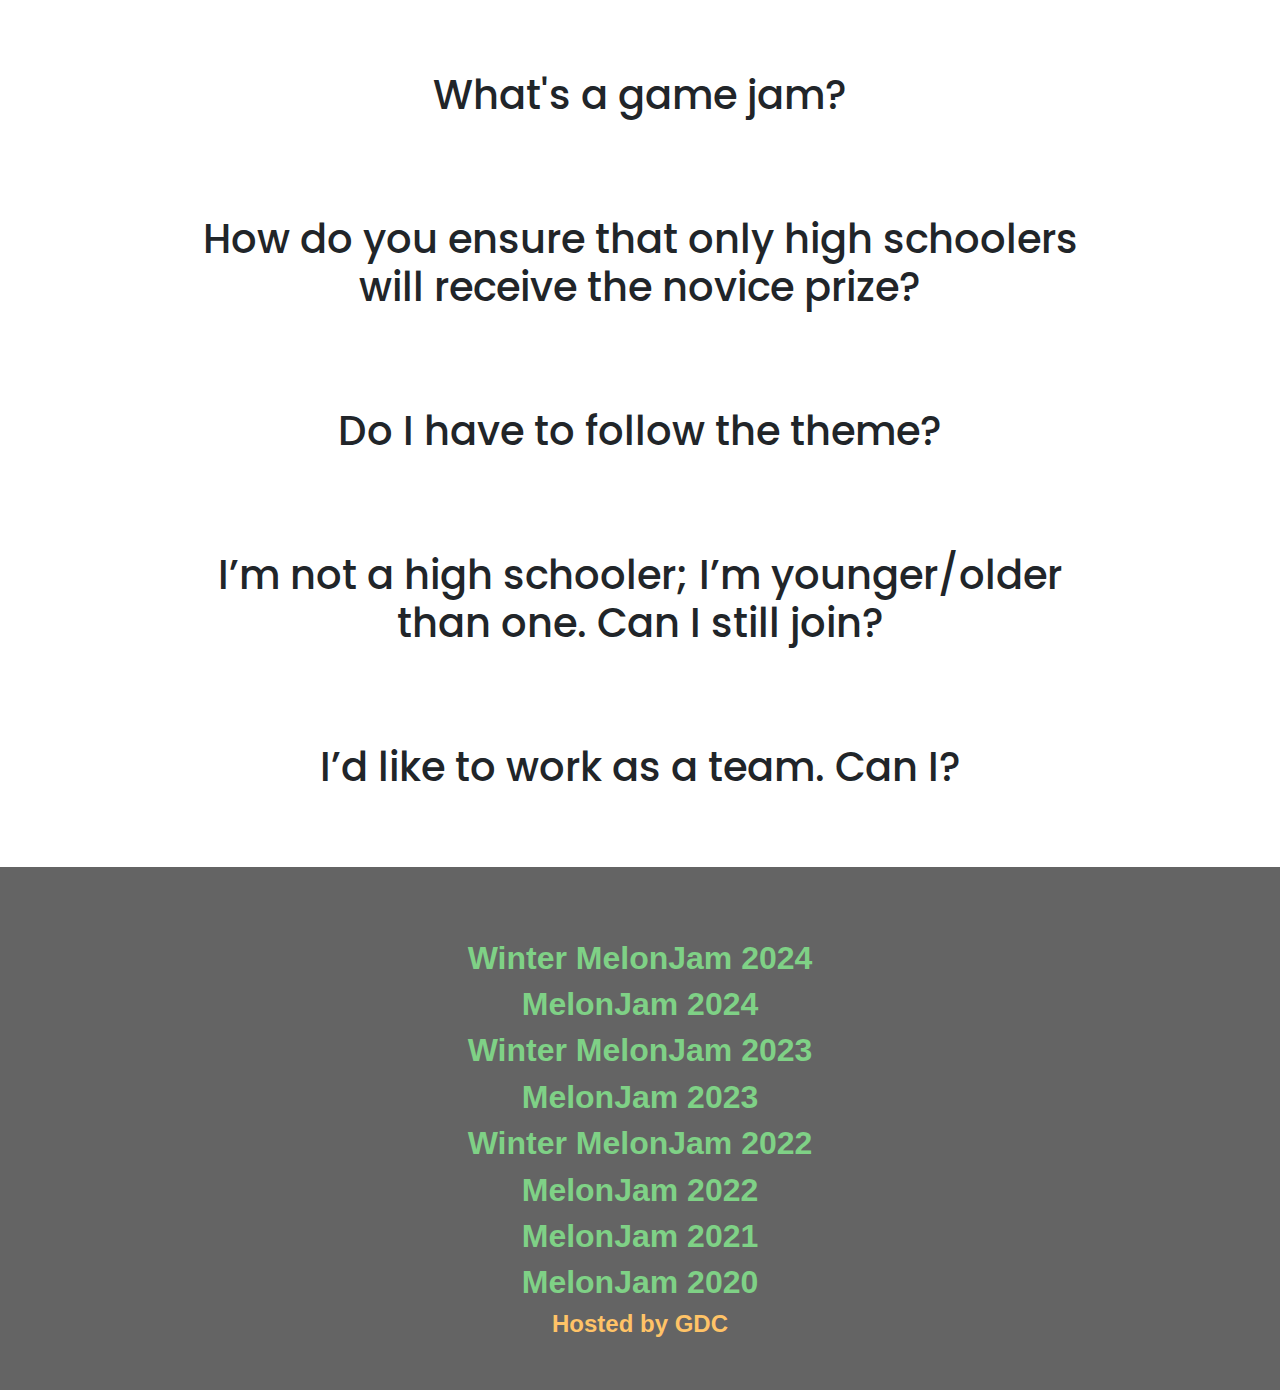
<file: 2022.html>
<!DOCTYPE html>
<html lang="en">
<head>
	<!-- Required meta tags -->
	<meta charset="utf-8">
	<meta name="viewport" content="width=device-width, initial-scale=1, shrink-to-fit=yes">

	<!-- Page Preview Information -->
	<meta name="description" content="MelonJam 3 is a game jam created by the Cupertino Game Dev Club with the intent of bridging the gap between high schoolers with a game development interest and experienced game developers.">
	<meta name="keywords" content="MelonJam 2, MelonJam 3, Melon Jam, MelonJam, Game Jam, CGDC, GDC, Game Dev Club, Cupertino, Cupertino Game Dev Club, Cupertino Game Development Club, Hackathon, Games, Video Games, Programming, Coding, Development, Unity, C#">
	<meta property="og:title" content="MelonJam 3">
	<meta property="twitter:title" content="MelonJam 3">
	<meta property="og:description" content="MelonJam 3 is a game jam created by the Cupertino Game Dev Club with the intent of bridging the gap between high schoolers with a game development interest and experienced game developers.">
	<meta property="twitter:description" content="MelonJam 3 is a game jam created by the Cupertino Game Dev Club with the intent of bridging the gap between high schoolers with a game development interest and experienced game developers.">
	<meta property="og:image" content="images/MelonJam 3/logos/melon_withBG.png">
	<meta property="twitter:image" content="images/MelonJam 3/logos/melon_withBG.png">
	<meta property="og:url" content="https://gamedevclub.tech/melonjam/">
	<link rel="shortcut icon" href="images/MelonJam 3/logos/melon-icon.png"/>

	<!-- CSS stylesheets -->
	<link rel="stylesheet" href="css/2022.css">

	<!-- JavaScripts -->
	<script type="text/javascript" src="js/primary.js"></script>

	<!-- Fonts -->
	<link href="https://fonts.googleapis.com/css2?family=Poppins:ital,wght@0,100;0,200;0,300;0,400;0,500;0,600;0,700;0,800;0,900;1,100;1,200;1,300;1,400;1,500;1,600;1,700;1,800;1,900&display=swap" rel="stylesheet">

	<!-- Bootstrap -->
	<!-- <script src="https://code.jquery.com/jquery-3.4.1.slim.min.js" integrity="sha384-J6qa4849blE2+poT4WnyKhv5vZF5SrPo0iEjwBvKU7imGFAV0wwj1yYfoRSJoZ+n" crossorigin="anonymous"></script>
	<script src="https://cdn.jsdelivr.net/npm/popper.js@1.16.0/dist/umd/popper.min.js" integrity="sha384-Q6E9RHvbIyZFJoft+2mJbHaEWldlvI9IOYy5n3zV9zzTtmI3UksdQRVvoxMfooAo" crossorigin="anonymous"></script>
	<script src="https://stackpath.bootstrapcdn.com/bootstrap/4.4.1/js/bootstrap.min.js" integrity="sha384-wfSDF2E50Y2D1uUdj0O3uMBJnjuUD4Ih7YwaYd1iqfktj0Uod8GCExl3Og8ifwB6" crossorigin="anonymous"></script>

	<link rel="stylesheet" href="https://stackpath.bootstrapcdn.com/bootstrap/4.4.1/css/bootstrap.min.css" integrity="sha384-Vkoo8x4CGsO3+Hhxv8T/Q5PaXtkKtu6ug5TOeNV6gBiFeWPGFN9MuhOf23Q9Ifjh" crossorigin="anonymous">
	<link rel="stylesheet" href="https://stackpath.bootstrapcdn.com/font-awesome/4.7.0/css/font-awesome.min.css"> -->

	<link rel="stylesheet" href="https://maxcdn.bootstrapcdn.com/bootstrap/4.5.0/css/bootstrap.min.css">
	<script src="https://ajax.googleapis.com/ajax/libs/jquery/3.5.1/jquery.min.js"></script>
	<script src="https://cdnjs.cloudflare.com/ajax/libs/popper.js/1.16.0/umd/popper.min.js"></script>
	<script src="https://maxcdn.bootstrapcdn.com/bootstrap/4.5.0/js/bootstrap.min.js"></script>

	<link rel="stylesheet" href="https://cdnjs.cloudflare.com/ajax/libs/font-awesome/4.7.0/css/font-awesome.min.css">

	<title>MelonJam 3</title>

</head>

<style type="text/css">

body, html {
	 background-color: rgb(100, 100, 100);
}

</style>

<body>

	<div id="header-div">
		<br>
		<nav class="navbar navbar-expand-md bg-transparent navbar-light">
		  <a class="navbar-brand" href="#" onclick="scrollToTop()">
			  <img src="images/MelonJam 3/logos/melon-icon.png" alt="MelonJam" id="navbar-logo">
		  </a>
		  <button class="navbar-toggler" type="button" data-toggle="collapse" data-target="#collapsibleNavbar">
		    <span class="navbar-toggler-icon"></span>
		  </button>
		  <div class="collapse navbar-collapse navbar-toggleable-sm" id="collapsibleNavbar">
		    <ul class="navbar-nav">
		      <li class="nav-item">
		        <a class="navbutton" href="#about" onclick="scrollToElement('about-div')">About</a>
		      </li>
		      <li class="nav-item">
		        <a class="navbutton" href="#schedule" onclick="scrollToElement('schedule-div')">Schedule</a>
		      </li>
		      <li class="nav-item">
		        <a class="navbutton" href="#sponsors" onclick="scrollToElement('sponsors-div')">Sponsors</a>
		      </li>
			  <li class="nav-item">
		        <a class="navbutton" href="#team" onclick="scrollToElement('team-div')">Team</a>
		      </li>
			  <li class="nav-item">
		        <a class="navbutton" href="#FAQ" onclick="scrollToElement('faq-div')">FAQ</a>
		      </li>
		    </ul>
		  </div>
		</nav>

		<img src="images/MelonJam 3/logos/melon-nobg-dated.png" alt="MelonJam" id="header-logo" onclick="scrollToTop()">

		<!-- <h1 id="dates"><span style="color: rgb(127, 209, 134);">July 23rd</span> <span style="color: rgb(255, 195, 103);">to</span> <span style="color: rgb(255, 195, 103);">July 25th</span></h1> -->

		<br><br>

		<a href="https://melon-jam-3.devpost.com/" id="join-button" target="_blank">Join Now!</a>
		<br><br><br><br>
	</div>


	<div id="about-div">
		<br><br>
		<h1 style="font-size: 42px; font-weight: 600;">About MelonJam:</h1>
		<h1 style="width: 80vw; margin: auto; line-height: 1.75; font-weight: 400; font-size: 30px; font-family: 'Poppins', sans-serif;">
			MelonJam 3 is a 2-day long game jam; it is an event where people get together and make small games, normally in a short time span. <b>The theme for MelonJam is CAPTURE!</b> MelonJam 3 will start at 11:59 PM on Friday, July 22nd and continue until 11:59 PM on Sunday, July 24th. All times provided are in UTC. It can be worrying to take on enormous, time-consuming projects like full games, and it can be difficult to brainstorm new ideas, but MelonJam seeks to help make this process much easier and fun, with the focus on generating and prototyping new ideas.
			<br><br>
			<span id="about-more-text">
				MelonJam 3 was created by the Cupertino Game Development Club with the intent of bridging the gap between high schoolers with a game development interest and experienced game developers. We offer a chance for students interested in game development to try their hand at making a small game while encouraging them to improve their skills so that they can make something big in the future. True to the purpose of a game jam, MelonJam also gives developers a chance to have fun brainstorming and developing a game, irrespective of experience.
				<br><br>
			</span>
		</h1>
		<a id="read-more-button" onclick="readMore()">Read more</a>
		<br><br><br><br>
	</div>

	<div id="schedule-div">
		<br>
		<h1 style="font-size: 42px; font-weight: 600;">Schedule (UTC):</h1>
		<!-- <br>
		<h1 style="font-weight: 400; font-size: 36px; font-family: 'Poppins', sans-serif; line-height: 2;"><i>August 6th, 8:00 AM:</i> Theme Announced<br><i>August 9th, 6:00 PM:</i> MelonJam Ends</h1>
		<br><br><br> -->

		<div id="days">
			<hr style="border-color: black;">
			<br><br>
			<h1 class="day-text">7/21</h1>
			<hr style="border-color: black;">
			<br><br>
			<h1 class="day-text">7/22</h1>
			<hr style="border-color: black;">
			<br><br>
			<h1 class="day-text">7/23</h1>
			<hr style="border-color: black;">
			<br><br>
			<h1 class="day-text">7/24</h1>
			<hr style="border-color: black;">
			<br><br>
			<h1 class="day-text">7/25</h1>
			<hr style="border-color: black;">
		</div>

		<div id="timings">
			<div class="time-column">
				<h1 class="time-text">12:00 AM</h1>
				<br>
				<div class="event placeholder">
					<h1>placeholder</h1>
				</div>
				<div class="event placeholder">
					<h1>placeholder</h1>
				</div>
				<div class="event special" onclick="openModal('start-modal')">
					<h4 style="color: rgb(100, 100, 100);">12:00 AM</h4>
					<h3>Game Jamming<br>Starts!</h3>
				</div>
				<div id="start-modal" class="event-modal">
			    	<span class="close" onclick="closeModal('start-modal')">&times</span>
			    	<h3 style="font-weight: 700">Game Jamming Begins!</h3>
					<div style="margin-top: 15px; padding-left: 5px;">
						<i class="icon fa fa-clock-o"></i>
						<h4 style="font-weight: 600; font-family: 'Poppins', sans-serif; display: inline-block; padding-left: 10px; margin-top: -2px; vertical-align: top;">7/23, 12:00 AM</h4>
						<br>
						<i class="icon fa fa-external-link"></i>
						<h4 style="font-weight: 600; font-family: 'Poppins', sans-serif; display: inline-block; padding-left: 10px; margin-top: -2px; vertical-align: top;"><a href="https://melon-jam-3.devpost.com/">Devpost</a></h4>
					</div>
				</div>
				<div class="event placeholder">
					<h1>placeholder</h1>
				</div>
				<div class="event placeholder">
					<h1>placeholder</h1>
				</div>
				<br>
			</div>

			<div class="time-column">
				<h1 class="time-text">5:00 AM</h1>
				<br>
				<div class="event placeholder">
					<h1>placeholder</h1>
				</div>
				<div class="event placeholder">
					<h1>placeholder</h1>
				</div>
				<div class="event placeholder">
					<h1>placeholder</h1>
				</div>
				<div class="event placeholder">
					<h1>placeholder</h1>
				</div>
				<div class="event placeholder">
					<h1>placeholder</h1>
				</div>
				<br>
			</div>

			<div class="time-column">
				<h1 class="time-text">12:00 PM</h1>
				<br>
				<div class="event placeholder">
					<h1>placeholder</h1>
				</div>
				<div class="event placeholder">
					<h1>placeholder</h1>
				</div>
				<div class="event placeholder">
					<h1>placeholder</h1>
				</div>
				<div class="event placeholder">
					<h1>placeholder</h1>
				</div>
				<div class="event placeholder">
					<h1>placeholder</h1>
				</div>
				<br>
			</div>

			<div class="time-column">
				<h1 class="time-text">5:00 PM</h1>
				<br>
				<div class="event placeholder">
					<h1>placeholder</h1>
				</div>
				<div class="event placeholder">
					<h1>placeholder</h1>
				</div>
				<div class="event special" onclick="openModal('speaker-modal')">
					<h4 style="color: rgb(100, 100, 100);">5:00 PM</h4>
					<h3>Speaker:<br>Dani Wright</h3>
				</div>
				<div id="speaker-modal" class="event-modal" style="margin-top: 15px">
			    	<span class="close" onclick="closeModal('speaker-modal')">&times</span>
			    	<h3 style="font-weight: 700">Making Queer Games</h3>
					<div style="margin-top: 15px; padding-left: 5px;">
						<i class="icon fa fa-clock-o"></i>
						<h4 style="font-weight: 600; font-family: 'Poppins', sans-serif; display: inline-block; padding-left: 10px; margin-top: -2px; vertical-align: top;">7/23, 5:00 PM</h4>
					</div>
				</div>
				<div class="event placeholder">
					<h1>placeholder</h1>
				</div>
				<div class="event placeholder">
					<h1>placeholder</h1>
				</div>
				<br>
			</div>

			<div class="time-column">
				<h1 class="time-text">6:00 PM</h1>
				<br>
				<div class="event placeholder">
					<h1>placeholder</h1>
				</div>
				<div class="event placeholder">
					<h1>placeholder</h1>
				</div>
				<div class="event placeholder">
					<h1>placeholder</h1>
				</div>
				<div class="event placeholder">
					<h1>placeholder</h1>
				</div>
				<div class="event placeholder">
					<h1>placeholder</h1>
				</div>
				<br>
			</div>

			<div class="time-column">
				<h1 class="time-text">8:00 PM</h1>
				<br>
				<div class="event placeholder">
					<h1>placeholder</h1>
				</div>
				<div class="event placeholder">
					<h1>placeholder</h1>
				</div>
				<div class="event placeholder">
					<h1>placeholder</h1>
				</div>
				<div class="event special" onclick="openModal('end-modal')">
					<h4 style="color: rgb(100, 100, 100);">11:59 PM</h4>
					<h3>Game Jamming<br>Ends</h3>
				</div>
				<div id="end-modal" class="event-modal" style="margin-top: 15px">
			    	<span class="close" onclick="closeModal('end-modal')">&times</span>
			    	<h3 style="font-weight: 700">Game Jamming Ends!</h3>
					<div style="margin-top: 15px; padding-left: 5px;">
						<i class="icon fa fa-clock-o"></i>
						<h4 style="font-weight: 600; font-family: 'Poppins', sans-serif; display: inline-block; padding-left: 10px; margin-top: -2px; vertical-align: top;">7/24, 11:59 PM</h4>
						<br>
						<i class="icon fa fa-external-link"></i>
						<h4 style="font-weight: 600; font-family: 'Poppins', sans-serif; display: inline-block; padding-left: 10px; margin-top: -2px; vertical-align: top;"><a href="https://melon-jam-3.devpost.com/">Devpost</a></h4>
					</div>
				</div>
				<div class="event placeholder">
					<h1>placeholder</h1>
				</div>
				<br>
			</div>
		</div>

		<a id="schedule-extra-button" href="https://docs.google.com/document/u/2/d/e/2PACX-1vS5exbYTrnrH4fh5Hk76hvXFWTLVsvRpTIGnIp1Lgep0XXe35ehi75WpvubAvUf_Ws_qDwAy9gmnwWi/pub">View recommended schedule</a>
	</div>

	<div id="sponsors-div">
		<br><br>
		<h1 style="font-size: 42px; font-weight: 600; font-family: 'Century Gothic', sans-serif;">MelonJam Sponsors & Partners:</h1>
		
		<img src="images/MelonJam 3/sponsors/hack+.png" alt="Hack+" class="sponsor" width="614" height="180" onclick="window.open('https://hackplus.io')">

		<br>

		<img src="images/MelonJam 3/sponsors/aops.png" alt="AoPS" class="sponsor" width="471" height="165" onclick="window.open('https://artofproblemsolving.com/company')">

		<img src="images/MelonJam 3/sponsors/taskade.png" alt="Taskade" class="sponsor" width="384" height="96" onclick="window.open('https://taskade.com/')">
		
		<br>
		
		<img src="images/MelonJam 3/sponsors/houdini.png" alt="Houdini" class="sponsor" width="728" height="124" onclick="window.open('https://www.sidefx.com/')">
		
		<img src="images/MelonJam 3/sponsors/interviewcake.png" alt="Interview Cake" class="sponsor" width="876" height="150" onclick="window.open('https://www.interviewcake.com/')">		
		
		<br>
		
		<img src="images/MelonJam 3/sponsors/leading_learners.png" alt="Leading Learners" class="sponsor" width="800" height="200" onclick="window.open('https://www.leadlearners.ca/')">
		
		<img src="images/MelonJam 3/sponsors/1password.png" alt="1Password" class="sponsor" width="666" height="134" onclick="window.open('https://1password.com/')">

		<img src="images/MelonJam 3/sponsors/wolfram-language.png" alt="Wolfram Language" class="sponsor" width="728" height="124" onclick="window.open('https://www.wolfram.com/language')">

		<br><br>

		<h1 style="font-size: 42px; font-weight: 600;">Interested in Sponsoring? Check out our:</h1>
		<br>
		<a id="prospectus-button" target="_blank" href="./pdfs/MelonJam3Prospectus.pdf">Sponsorship Prospectus</a>

		<br><br><br>
	</div>

	<div id="team-div">
		<br>
		<h1 style="font-size: 42px; font-weight: 600;">Team - Board of Directors:</h1>
		<h1 style="font-weight: 400; font-size: 30px; font-family: 'Poppins', sans-serif; line-height: 1.75;">
			Lead: Jolie Han<br>
			Operations: Tyler Glawitsch, Alexander Du<br>
			Logistics: Shourik Banerjee, Vaishak Renjith<br>
			Public Relations: Lydia Lei<br>
			Outreach: Laurier Ke, Arnav Gupta
		</h1>
		<br><br>
	</div>

	<div id="faq-div">
		<br><br>
		<h1 style="font-size: 42px; font-weight: 600; font-family: 'Century Gothic', sans-serif;">Frequently Asked Questions:</h1>
		<br>

		<div class="faq" onclick="expandFAQ(0)" onmouseover="enterHoverFAQ(0)" onmouseout="exitHoverFAQ(0)">
			<h1 style="font-weight: 500;">What's a game jam?</h1>
			<p class="faq-answer">
				<br>
				A game jam is a lot like a hackathon for games. People develop games using any tools that they have, then submit them by a due date. As with hackathons, people are free to use any resources that are available to them to develop their game: their game engine of choice, their digital art program of choice, youtube coding tutorials, books on art, anything. You can even use human resources—you can team up with others to make your game better.
				<br><br>
				Most game jams, as does MelonJam, also have a theme. Some jams prefer or require that you stick to the theme; others don’t, and only intend for the theme to be a tool to kickstart your brainstorming. To make the jam more challenging and to enforce creativity via restriction, MelonJam requires that you connect your game to the theme in some way.
				<br><br>
			</p>
		</div>

		<div class="faq" onclick="expandFAQ(1)" onmouseover="enterHoverFAQ(1)" onmouseout="exitHoverFAQ(1)">
			<h1 style="font-weight: 500;">How do you ensure that only high schoolers will receive the novice prize?</h1>
			<p class="faq-answer">
				<br>
				At present, the pandemic has forced most schools to make use of distance learning; even before that, schools have been utilizing technology to aid students in education. We are therefore relatively confident that you are affiliated in some way with a learning management system. In the sign up form, we will request some of the information associated with that account—only as much as is appropriate to confirm your identity, and no more. Once you sign up, we will use the information given to us to determine whether you are a high school student or younger. If you cannot do so, you still have the chance to compete for the advanced prize.
				<br><br>
			</p>
		</div>

		<div class="faq" onclick="expandFAQ(2)" onmouseover="enterHoverFAQ(2)" onmouseout="exitHoverFAQ(2)">
			<h1 style="font-weight: 500;">Do I have to follow the theme?</h1>
			<p class="faq-answer">
				<br>
				Yes; to be eligible for a prize, your game must have some aspect that fits the theme in some way. This is because we want to make the jam more challenging as well as enforce creativity through restriction.
				<br><br>
			</p>
		</div>

		<br>

		<div class="faq" onclick="expandFAQ(3)" onmouseover="enterHoverFAQ(3)" onmouseout="exitHoverFAQ(3)">
			<h1 style="font-weight: 500;">I’m not a high schooler; I’m younger/older than one. Can I still join? </h1>
			<p class="faq-answer">
				<br>
				Yes; we do not intend to restrict anyone from participating in MelonJam. While we do target pre-collegiate students in particular, we believe that there is much to gain from having people from all sorts of backgrounds share their games and ideas with others.
				<br><br>
				That said, you must be able to guarantee that you are a high school student or under to be eligible for the novice prize. If you cannot, you still have the chance to win the advanced prize.
				<br><br>
			</p>
		</div>

		<div class="faq" onclick="expandFAQ(4)" onmouseover="enterHoverFAQ(4)" onmouseout="exitHoverFAQ(4)">
			<h1 style="font-weight: 500;">I’d like to work as a team. Can I?</h1>
			<p class="faq-answer">
				<br>
				Yes, you may. However, if a member of your team cannot confirm that they are a high school student or younger, then your entire team will be ineligible for the novice prize. This is to prevent piggybacking, where one experienced team member takes care of the work for others.
				<br><br>
			</p>
		</div>

		<br><br>
	</div>

	<footer id="footer">
		<br><br><br>
		<h2 class="footerMJ" onclick="window.open('./')">Winter MelonJam 2024</h2> <!-- new -->
		<h2 class="footerMJ" onclick="window.open('./2024')">MelonJam 2024</h2>
		<h2 class="footerMJ" onclick="window.open('./winter2023')">Winter MelonJam 2023</h2>
		<h2 class="footerMJ" onclick="window.open('./2023')">MelonJam 2023</h2>
		<h2 class="footerMJ" onclick="window.open('./winter2022')">Winter MelonJam 2022</h2>
		<h2 class="footerMJ" onclick="scrollToTop()">MelonJam 2022</h2>
		<h2 class="footerMJ" onclick="window.open('./2021')">MelonJam 2021</h2>
		<h2 class="footerMJ" onclick="window.open('./2020')">MelonJam 2020</h2>
		<h4 class="footerGDC" onclick="window.location.href = 'https://gamedevclub.tech'">Hosted by GDC<h4>
		<br>

		<p class="legal" style="display: none;">MelonJam is fiscally sponsored by Hack Club Bank, a project by the The Hack Foundation (d.b.a Hack Club), a 501(c)(3) nonprofit (EIN: 81-2908499).</p>
	</footer>

</body>

</html>
</file>
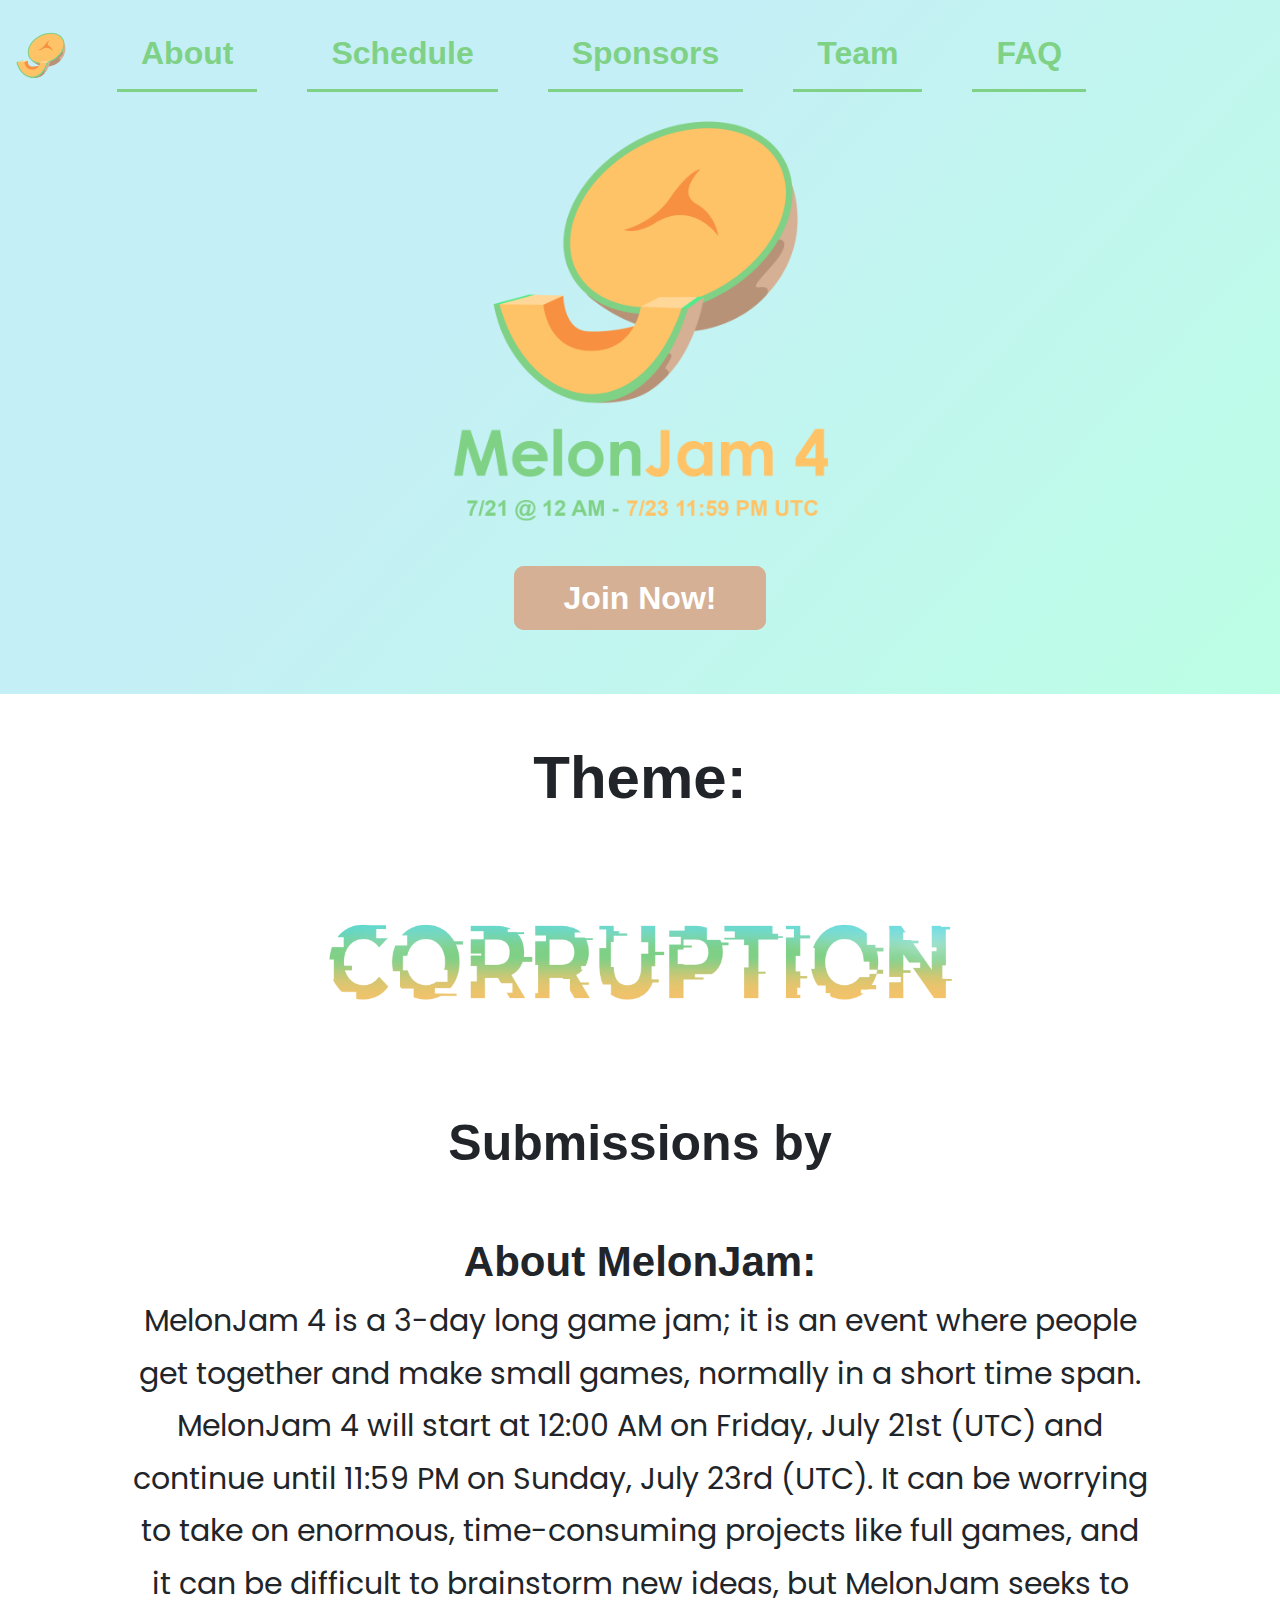
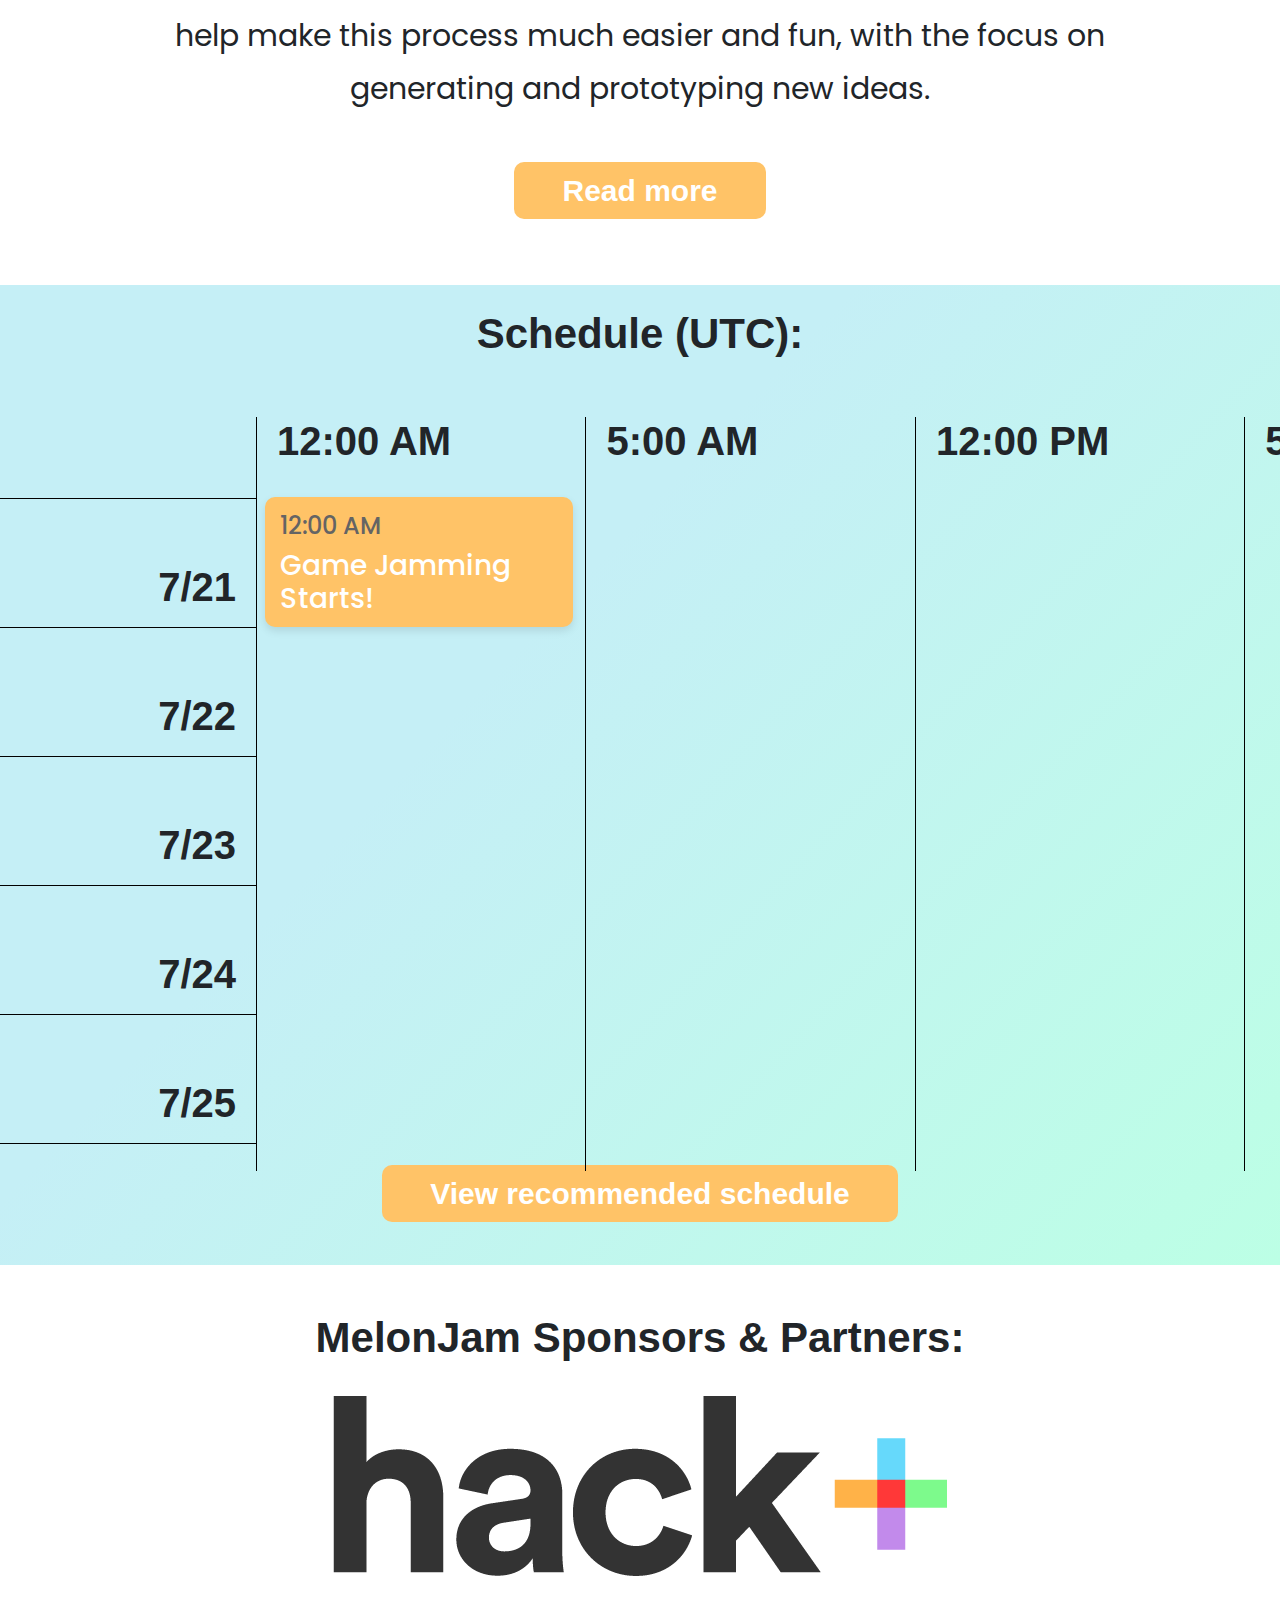
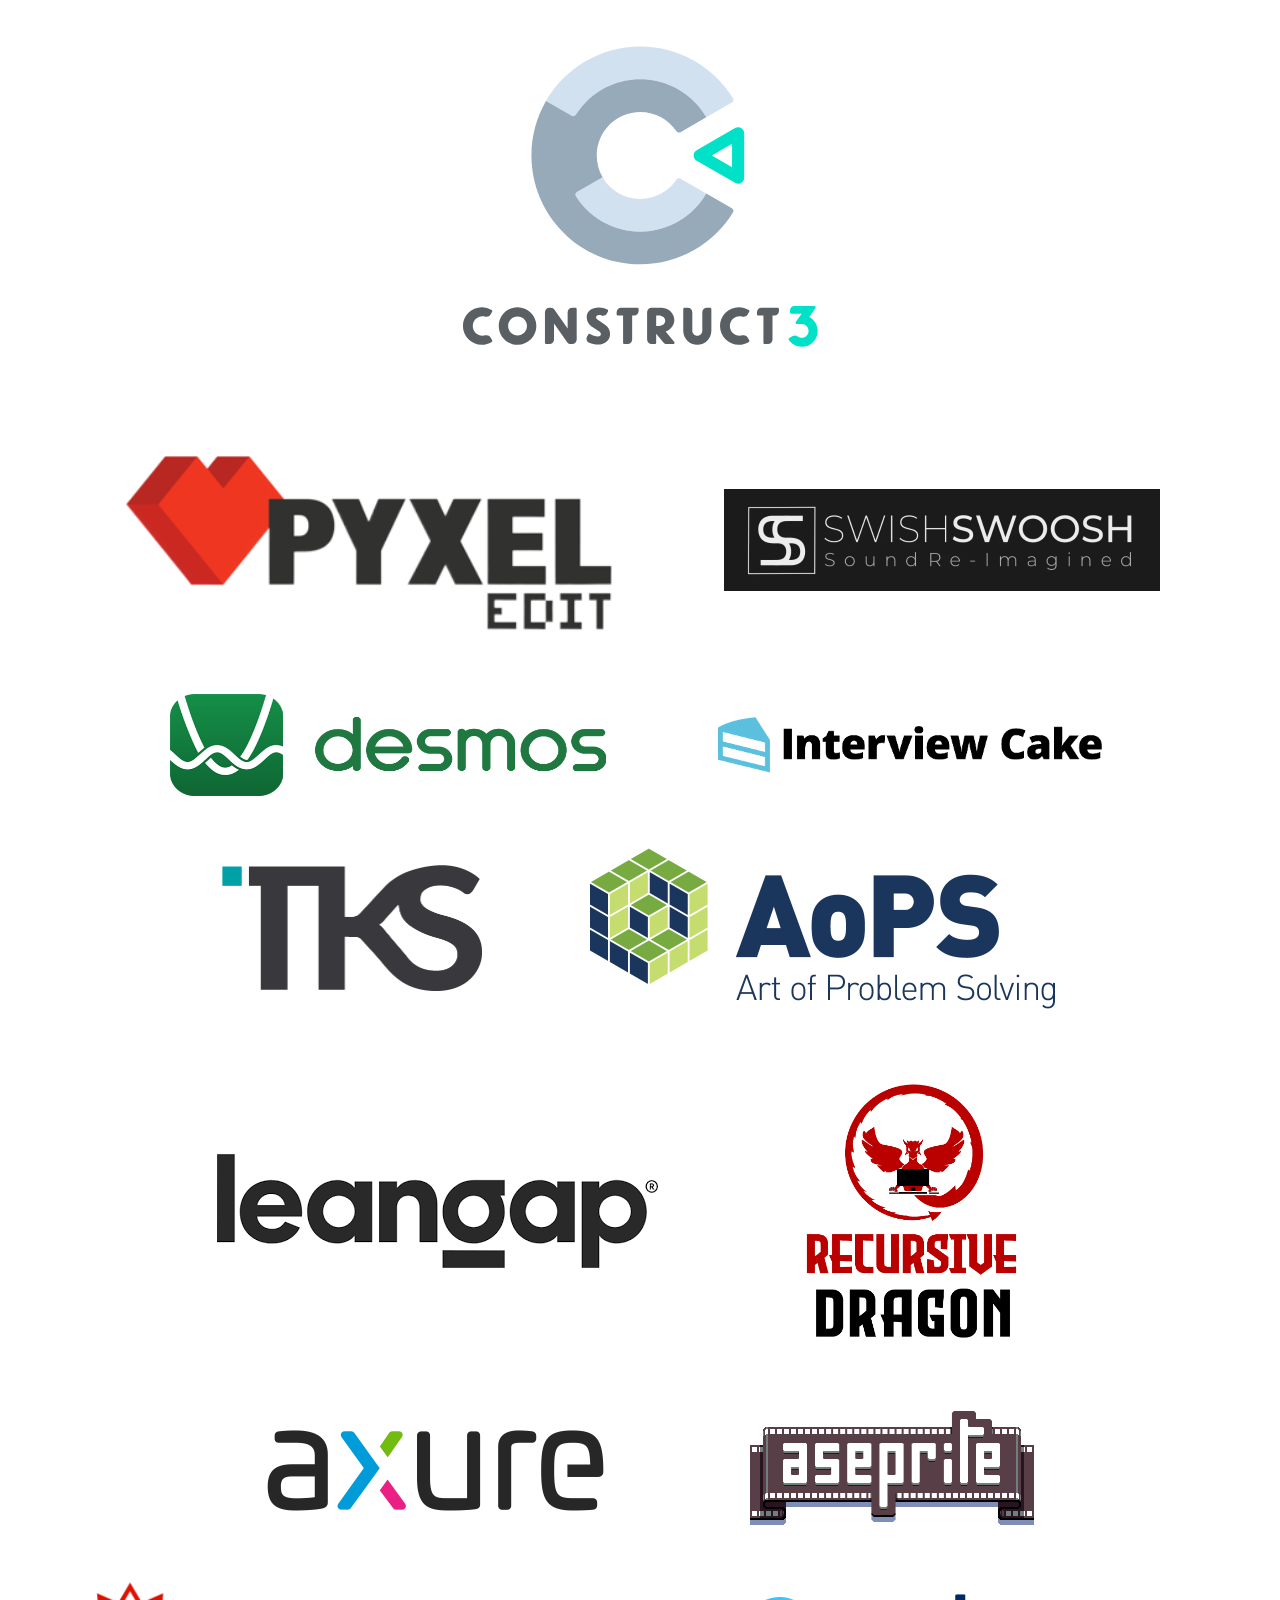
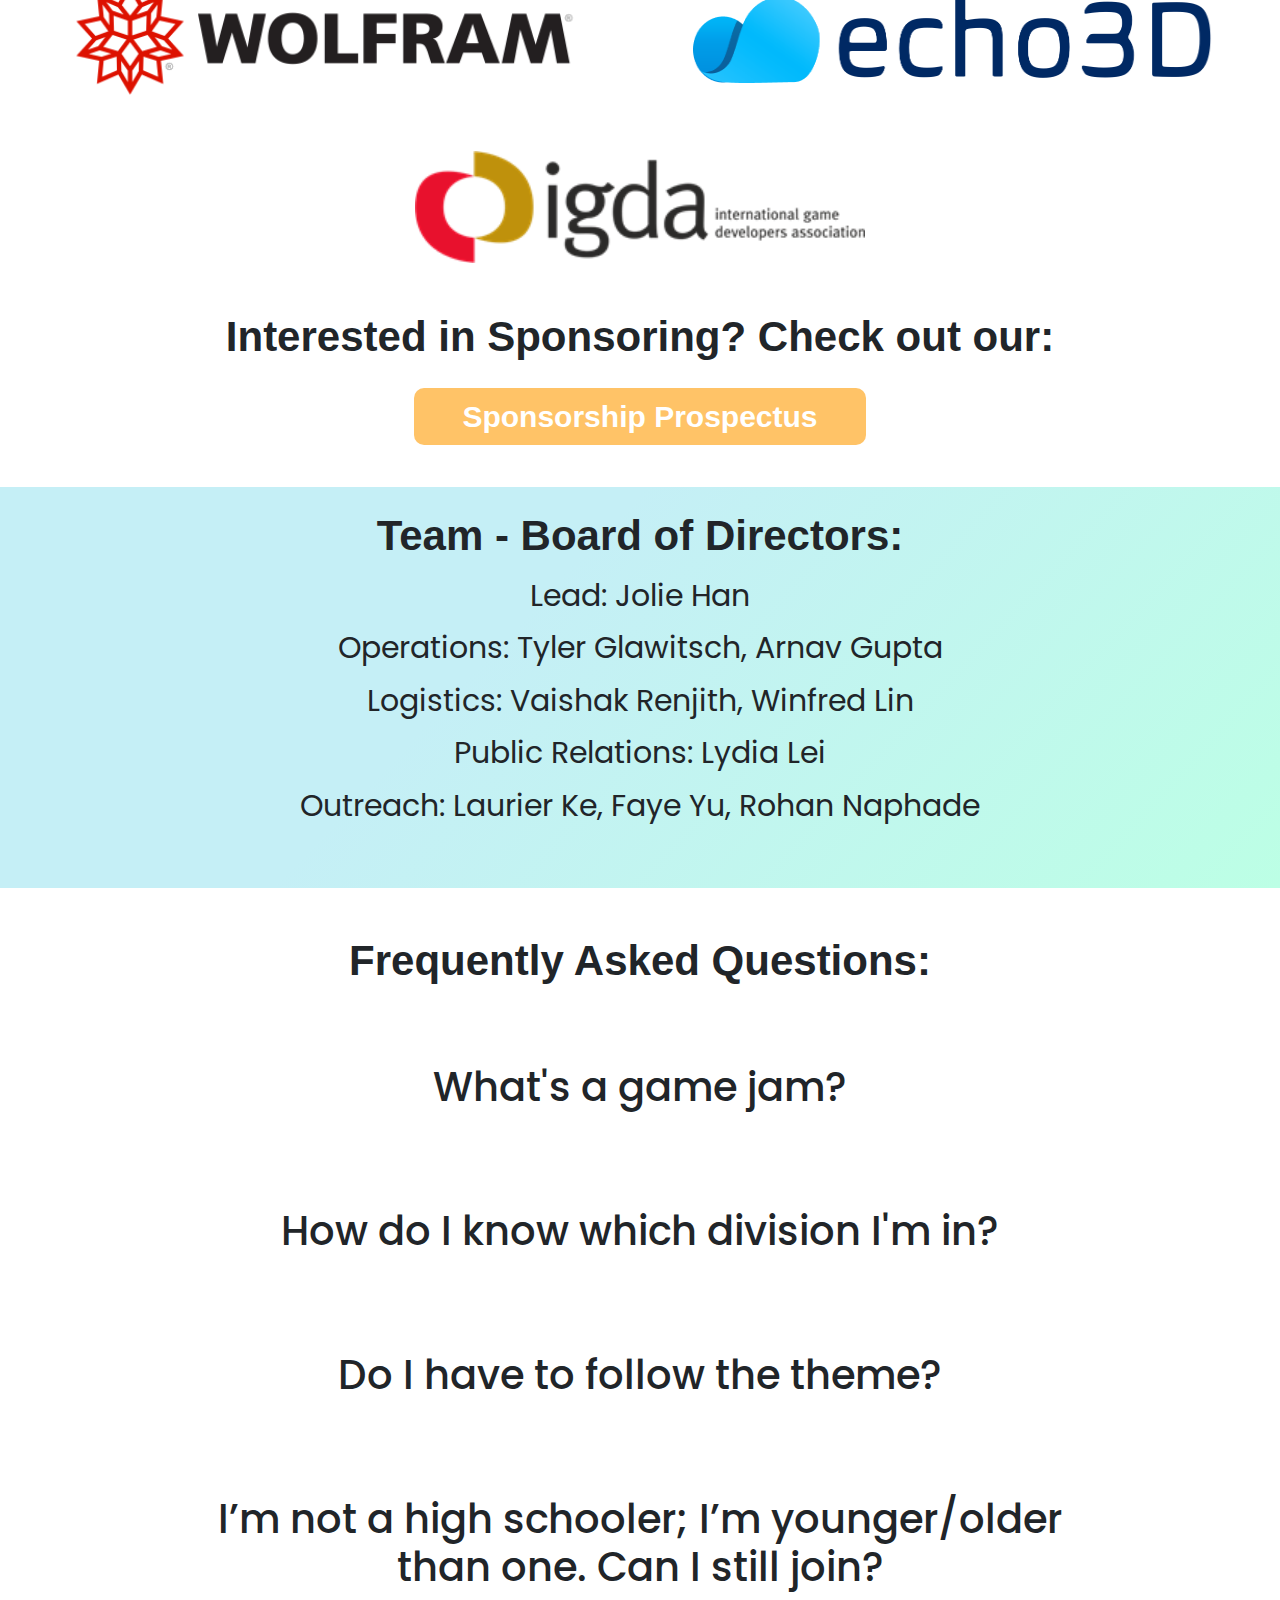
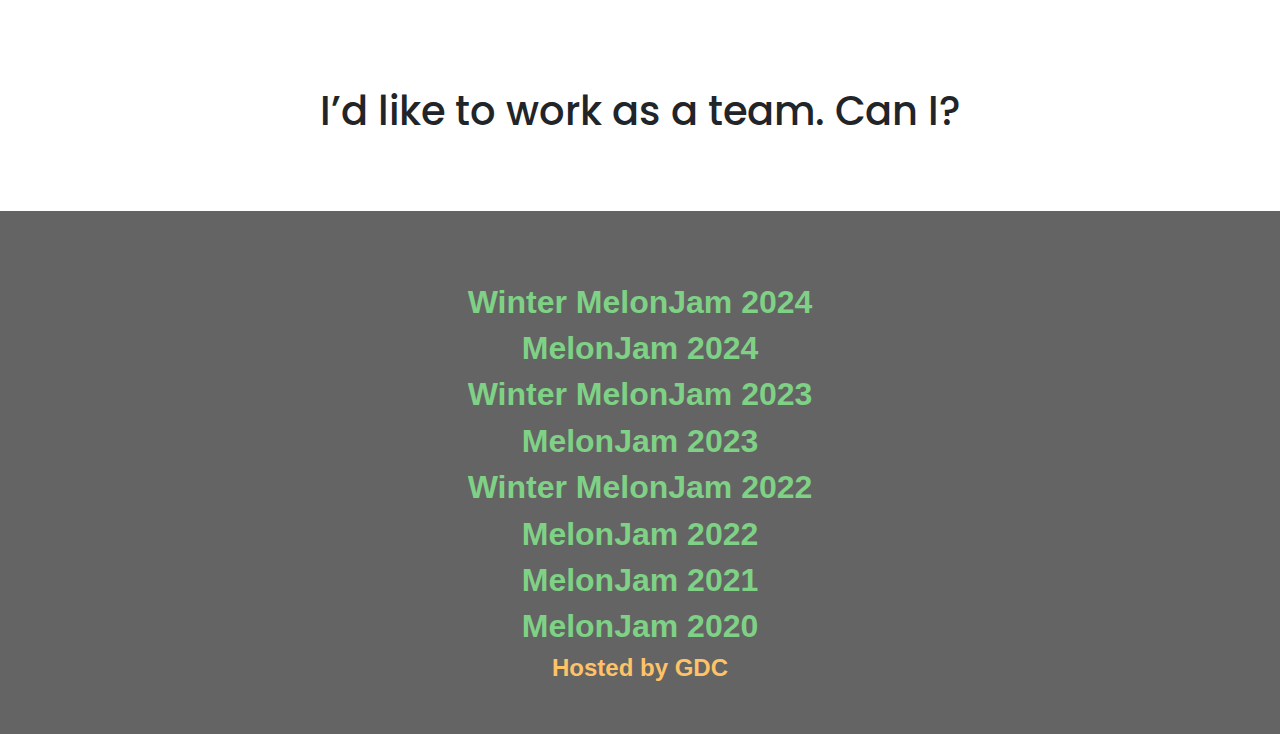
<file: 2023.html>
<!DOCTYPE html>
<html lang="en">

<head>
	<!-- Required meta tags -->
	<meta charset="utf-8">
	<meta name="viewport" content="width=device-width, initial-scale=1, shrink-to-fit=yes">

	<!-- Page Preview Information -->
	<meta name="description"
		content="MelonJam 4 is a game jam created by the Cupertino Game Dev Club with the intent of bridging the gap between high schoolers with a game development interest and experienced game developers.">
	<meta name="keywords"
		content="MelonJam 2, MelonJam 3, MelonJam 4, Melon Jam, MelonJam, Game Jam, CGDC, GDC, Game Dev Club, Cupertino, Cupertino Game Dev Club, Cupertino Game Development Club, Hackathon, Games, Video Games, Programming, Coding, Development, Unity, C#">
	<meta property="og:title" content="MelonJam 4">
	<meta property="twitter:title" content="MelonJam 4">
	<meta property="og:description"
		content="MelonJam 4 is a game jam created by the Cupertino Game Dev Club with the intent of bridging the gap between high schoolers with a game development interest and experienced game developers.">
	<meta property="twitter:description"
		content="MelonJam 4 is a game jam created by the Cupertino Game Dev Club with the intent of bridging the gap between high schoolers with a game development interest and experienced game developers.">
	<meta property="og:image" content="images/MelonJam 4/logos/melon_withBG.png">
	<meta property="twitter:image" content="images/MelonJam 4/logos/melon_withBG.png">
	<meta property="og:url" content="https://gamedevclub.tech/melonjam/">
	<link rel="shortcut icon" href="images/MelonJam 4/logos/melon-icon.png" />

	<!-- CSS stylesheets -->
	<link rel="stylesheet" href="css/primary.css">

	<!-- JavaScripts -->
	<script type="text/javascript" src="js/primary.js"></script>

	<!-- Fonts -->
	<link
		href="https://fonts.googleapis.com/css2?family=Poppins:ital,wght@0,100;0,200;0,300;0,400;0,500;0,600;0,700;0,800;0,900;1,100;1,200;1,300;1,400;1,500;1,600;1,700;1,800;1,900&display=swap"
		rel="stylesheet">

	<!-- Bootstrap -->
	<!-- <script src="https://code.jquery.com/jquery-3.4.1.slim.min.js" integrity="sha384-J6qa4849blE2+poT4WnyKhv5vZF5SrPo0iEjwBvKU7imGFAV0wwj1yYfoRSJoZ+n" crossorigin="anonymous"></script>
	<script src="https://cdn.jsdelivr.net/npm/popper.js@1.16.0/dist/umd/popper.min.js" integrity="sha384-Q6E9RHvbIyZFJoft+2mJbHaEWldlvI9IOYy5n3zV9zzTtmI3UksdQRVvoxMfooAo" crossorigin="anonymous"></script>
	<script src="https://stackpath.bootstrapcdn.com/bootstrap/4.4.1/js/bootstrap.min.js" integrity="sha384-wfSDF2E50Y2D1uUdj0O3uMBJnjuUD4Ih7YwaYd1iqfktj0Uod8GCExl3Og8ifwB6" crossorigin="anonymous"></script>

	<link rel="stylesheet" href="https://stackpath.bootstrapcdn.com/bootstrap/4.4.1/css/bootstrap.min.css" integrity="sha384-Vkoo8x4CGsO3+Hhxv8T/Q5PaXtkKtu6ug5TOeNV6gBiFeWPGFN9MuhOf23Q9Ifjh" crossorigin="anonymous">
	<link rel="stylesheet" href="https://stackpath.bootstrapcdn.com/font-awesome/4.7.0/css/font-awesome.min.css"> -->

	<link rel="stylesheet" href="https://maxcdn.bootstrapcdn.com/bootstrap/4.5.0/css/bootstrap.min.css">
	<script src="https://ajax.googleapis.com/ajax/libs/jquery/3.5.1/jquery.min.js"></script>
	<script src="https://cdnjs.cloudflare.com/ajax/libs/popper.js/1.16.0/umd/popper.min.js"></script>
	<script src="https://maxcdn.bootstrapcdn.com/bootstrap/4.5.0/js/bootstrap.min.js"></script>

	<link rel="stylesheet" href="https://cdnjs.cloudflare.com/ajax/libs/font-awesome/4.7.0/css/font-awesome.min.css">

	<title>MelonJam 4</title>

</head>

<style type="text/css">
	body,
	html {
		background-color: rgb(100, 100, 100);
	}
</style>

<body>

	<div id="header-div">
		<br>
		<nav class="navbar navbar-expand-md bg-transparent navbar-light">
			<a class="navbar-brand" href="#" onclick="scrollToTop()">
				<img src="images/MelonJam 4/logos/melon-icon.png" alt="MelonJam" id="navbar-logo">
			</a>
			<button class="navbar-toggler" type="button" data-toggle="collapse" data-target="#collapsibleNavbar">
				<span class="navbar-toggler-icon"></span>
			</button>
			<div class="collapse navbar-collapse navbar-toggleable-sm" id="collapsibleNavbar">
				<ul class="navbar-nav">
					<li class="nav-item">
						<a class="navbutton" href="#about" onclick="scrollToElement('about-div')">About</a>
					</li>
					<li class="nav-item">
						<a class="navbutton" href="#schedule" onclick="scrollToElement('schedule-div')">Schedule</a>
					</li>
					<li class="nav-item">
						<a class="navbutton" href="#sponsors" onclick="scrollToElement('sponsors-div')">Sponsors</a>
					</li>
					<li class="nav-item">
						<a class="navbutton" href="#team" onclick="scrollToElement('team-div')">Team</a>
					</li>
					<li class="nav-item">
						<a class="navbutton" href="#FAQ" onclick="scrollToElement('faq-div')">FAQ</a>
					</li>
				</ul>
			</div>
		</nav>

		<img src="images/MelonJam 4/logos/melon-nobg-dated.png" alt="MelonJam" id="header-logo" onclick="scrollToTop()">

		<br><br>

		<a href="https://itch.io/jam/melonjam4" id="join-button" target="_blank">Join Now!</a>
		<br><br><br><br>
	</div>


	<div id="about-div">
		<br><br>
		<h1 style="font-size: 60px; font-weight: 600;">Theme:</h1>
		<img src="images\MelonJam 4\logos\theme_text.png" alt="Theme" class="theme" width="921">
		<br><br>
		<h1 style="font-size: 50px; font-weight: 600; font-family: 'Century Gothic', sans-serif;">Submissions by <p
				id="demo"></p>
			<!--countdown timer-->

			<script>
				// Set the date we're counting down to
				var countDownDate = new Date("July 23, 2023 16:59:59").getTime();

				// Update the count down every 1 second
				var x = setInterval(function () {

					// Get today's date and time
					var now = new Date().getTime();
					// Find the distance between now and the count down date
					var distance = countDownDate - now;

					// Time calculations for days, hours, minutes and seconds
					var days = Math.floor(distance / (1000 * 60 * 60 * 24));
					var hours = Math.floor((distance % (1000 * 60 * 60 * 24)) / (1000 * 60 * 60));
					var minutes = Math.floor((distance % (1000 * 60 * 60)) / (1000 * 60));
					var seconds = Math.floor((distance % (1000 * 60)) / 1000);

					// Output the result in an element with id="demo"
					document.getElementById("demo").innerHTML = days + "d " + hours + "h "
						+ minutes + "m " + seconds + "s ";

					// If the count down is over, write some text 
					if (distance < 0) {
						clearInterval(x);
						document.getElementById("demo").innerHTML = "EXPIRED";
					}
				}, 1000);
			</script>
		</h1>
		<br><br>
		<h1 style="font-size: 42px; font-weight: 600;">About MelonJam:</h1>
		<h1
			style="width: 80vw; margin: auto; line-height: 1.75; font-weight: 400; font-size: 30px; font-family: 'Poppins', sans-serif;">
			MelonJam 4 is a 3-day long game jam; it is an event where people get together and make small games, normally
			in a short time span. MelonJam 4 will start at 12:00 AM on Friday, July 21st (UTC) and continue until 11:59
			PM on Sunday, July 23rd (UTC). It can be worrying to take on enormous, time-consuming projects like full
			games, and it can be difficult to brainstorm new ideas, but MelonJam seeks to help make this process much
			easier and fun, with the focus on generating and prototyping new ideas.
			<br><br>
			<span id="about-more-text">
				MelonJam 4 was created by the Cupertino Game Development Club with the intent of bridging the gap
				between high schoolers with a game development interest and experienced game developers. We offer a
				chance for students interested in game development to try their hand at making a small game while
				encouraging them to improve their skills so that they can make something big in the future. True to the
				purpose of a game jam, MelonJam also gives developers a chance to have fun brainstorming and developing
				a game, irrespective of experience.
				<br><br>
			</span>
		</h1>
		<a id="read-more-button" onclick="readMore()">Read more</a>
		<br><br><br><br>
	</div>

	<!-- hidden for now -->
	<div id="schedule-div">
		<br>
		<h1 style="font-size: 42px; font-weight: 600;">Schedule (UTC):</h1>
		<!-- <br>
		<h1 style="font-weight: 400; font-size: 36px; font-family: 'Poppins', sans-serif; line-height: 2;"><i>August 6th, 8:00 AM:</i> Theme Announced<br><i>August 9th, 6:00 PM:</i> MelonJam Ends</h1>
		<br><br><br> -->

		<div id="days">
			<hr style="border-color: black;">
			<br><br>
			<h1 class="day-text">7/21</h1>
			<hr style="border-color: black;">
			<br><br>
			<h1 class="day-text">7/22</h1>
			<hr style="border-color: black;">
			<br><br>
			<h1 class="day-text">7/23</h1>
			<hr style="border-color: black;">
			<br><br>
			<h1 class="day-text">7/24</h1>
			<hr style="border-color: black;">
			<br><br>
			<h1 class="day-text">7/25</h1>
			<hr style="border-color: black;">
		</div>

		<div id="timings">
			<div class="time-column">
				<h1 class="time-text">12:00 AM</h1>
				<br>
				<div class="event special" onclick="openModal('start-modal')">
					<h4 style="color: rgb(100, 100, 100);">12:00 AM</h4>
					<h3>Game Jamming<br>Starts!</h3>
				</div>
				<div id="start-modal" class="event-modal">
					<span class="close" onclick="closeModal('start-modal')">&times</span>
					<h3 style="font-weight: 700">Game Jamming Begins!</h3>
					<div style="margin-top: 15px; padding-left: 5px;">
						<i class="icon fa fa-clock-o"></i>
						<h4
							style="font-weight: 600; font-family: 'Poppins', sans-serif; display: inline-block; padding-left: 10px; margin-top: -2px; vertical-align: top;">
							7/23, 12:00 AM</h4>
						<br>
						<i class="icon fa fa-external-link"></i>
						<h4
							style="font-weight: 600; font-family: 'Poppins', sans-serif; display: inline-block; padding-left: 10px; margin-top: -2px; vertical-align: top;">
							<a href="https://melon-jam-3.devpost.com/">Devpost</a></h4>
					</div>
				</div>
				<div class="event placeholder">
					<h1>placeholder</h1>
				</div>
				<div class="event placeholder">
					<h1>placeholder</h1>
				</div>
				<div class="event placeholder">
					<h1>placeholder</h1>
				</div>
				<div class="event placeholder">
					<h1>placeholder</h1>
				</div>
				<br>
			</div>

			<div class="time-column">
				<h1 class="time-text">5:00 AM</h1>
				<br>
				<div class="event placeholder">
					<h1>placeholder</h1>
				</div>
				<div class="event placeholder">
					<h1>placeholder</h1>
				</div>
				<div class="event placeholder">
					<h1>placeholder</h1>
				</div>
				<div class="event placeholder">
					<h1>placeholder</h1>
				</div>
				<div class="event placeholder">
					<h1>placeholder</h1>
				</div>
				<br>
			</div>

			<div class="time-column">
				<h1 class="time-text">12:00 PM</h1>
				<br>
				<div class="event placeholder">
					<h1>placeholder</h1>
				</div>
				<div class="event placeholder">
					<h1>placeholder</h1>
				</div>
				<div class="event placeholder">
					<h1>placeholder</h1>
				</div>
				<div class="event placeholder">
					<h1>placeholder</h1>
				</div>
				<div class="event placeholder">
					<h1>placeholder</h1>
				</div>
				<br>
			</div>

			<div class="time-column">
				<h1 class="time-text">5:00 PM</h1>
				<br>
				<div class="event placeholder">
					<h1>placeholder</h1>
				</div>
				<div class="event placeholder">
					<h1>placeholder</h1>
				</div>
				<div class="event placeholder">
					<h1>placeholder</h1>
				</div>
				<div class="event placeholder">
					<h1>placeholder</h1>
				</div>
				<div class="event placeholder">
					<h1>placeholder</h1>
				</div>
				<br>
			</div>

			<div class="time-column">
				<h1 class="time-text">6:00 PM</h1>
				<br>
				<div class="event placeholder">
					<h1>placeholder</h1>
				</div>
				<div class="event placeholder">
					<h1>placeholder</h1>
				</div>
				<div class="event placeholder">
					<h1>placeholder</h1>
				</div>
				<div class="event placeholder">
					<h1>placeholder</h1>
				</div>
				<div class="event placeholder">
					<h1>placeholder</h1>
				</div>
				<br>
			</div>

			<div class="time-column">
				<h1 class="time-text">8:00 PM</h1>
				<br>
				<div class="event placeholder">
					<h1>placeholder</h1>
				</div>
				<div class="event placeholder">
					<h1>placeholder</h1>
				</div>
				<div class="event special" onclick="openModal('end-modal')">
					<h4 style="color: rgb(100, 100, 100);">11:59 PM</h4>
					<h3>Game Jamming<br>Ends</h3>
				</div>
				<div id="end-modal" class="event-modal" style="margin-top: 15px">
					<span class="close" onclick="closeModal('end-modal')">&times</span>
					<h3 style="font-weight: 700">Game Jamming Ends!</h3>
					<div style="margin-top: 15px; padding-left: 5px;">
						<i class="icon fa fa-clock-o"></i>
						<h4
							style="font-weight: 600; font-family: 'Poppins', sans-serif; display: inline-block; padding-left: 10px; margin-top: -2px; vertical-align: top;">
							7/24, 11:59 PM</h4>
						<br>
						<i class="icon fa fa-external-link"></i>
						<h4
							style="font-weight: 600; font-family: 'Poppins', sans-serif; display: inline-block; padding-left: 10px; margin-top: -2px; vertical-align: top;">
							<a href="https://melon-jam-3.devpost.com/">Devpost</a></h4>
					</div>
				</div>
				<div class="event placeholder">
					<h1>placeholder</h1>
				</div>
				<div class="event placeholder">
					<h1>placeholder</h1>
				</div>
				<br>
			</div>
		</div>

		<a id="schedule-extra-button"
			href="https://docs.google.com/document/d/e/2PACX-1vTiIDMz_FLWM-II-eNREgKXKWJWt0DzXrALLHUT91txx8PkkzR3udskTYb6exy9FwD1CJ2N05s0YTfB/pub">View
			recommended schedule</a>
	</div>

	<div id="sponsors-div">
		<br><br>
		<h1 style="font-size: 42px; font-weight: 600; font-family: 'Century Gothic', sans-serif;">MelonJam Sponsors &
			Partners:</h1>

		<img src="images/MelonJam 3/sponsors/hack+.png" alt="Hack+" class="sponsor" width="614" height="180"
			onclick="window.open('https://hackplus.io')">

		<br>

		<img src="images/MelonJam 4/sponsors/construct.svg" alt="Construct" class="sponsor" width="1280" height="360"
			onclick="window.open('https://www.construct.net/')">

		<br>

		<img src="images/MelonJam 4/sponsors/pyxel-edit.png" alt="Pyxel Edit" class="sponsor" width="500" height="208"
			onclick="window.open('https://pyxeledit.com/')">


		<img src="images/MelonJam 4/sponsors/swish-swoosh.png" alt="Swish Swoosh" class="sponsor" width="436"
			height="102" onclick="window.open('https://www.swish-swoosh.com/')">

		<br>

		<img src="images/MelonJam 4/sponsors/desmos.png" alt="Desmos" class="sponsor" width="436" height="102"
			onclick="window.open('https://www.desmos.com/')">


		<img src="images/MelonJam 4/sponsors/interview-cake.png" alt="Interview Cake" class="sponsor" width="400"
			height="74" onclick="window.open('https://www.interviewcake.com/')">

		<br>

		<img src="images/MelonJam 4/sponsors/tks.png" alt="TKS" class="sponsor" width="260" height="126"
			onclick="window.open('https://www.tks.world/')">


		<img src="images/MelonJam 4/sponsors/aops.png" alt="AoPS" class="sponsor" width="471" height="165"
			onclick="window.open('https://artofproblemsolving.com')">

		<img src="images/MelonJam 4/sponsors/leangap.png" alt="Leangap" class="sponsor" width="441" height="114"
			onclick="window.open('https://leangap.org')">

		<img src="images/MelonJam 4/sponsors/recursivedragon.png" alt="Recursive Dragon" class="sponsor" width="300"
			height="300" onclick="window.open('https://recursivedragon.com')">

		<br>

		<img src="images/MelonJam 4/sponsors/axure.png" alt="Axure" class="sponsor" width="400" height="114"
			onclick="window.open('https://axure.com')">

		<img src="images/MelonJam 4/sponsors/aseprite.png" alt="Aseprite" class="sponsor" width="284" height="114"
			onclick="window.open('https://aseprite.com')">

		<br>

		<img src="images/MelonJam 4/sponsors/wolfram.png" alt="Wolfram" class="sponsor" width="520" height="126"
			onclick="window.open('https://www.wolfram.com')">

		<img src="images/MelonJam 4/sponsors/echo3d.png" alt="Echo3D" class="sponsor" width="519" height="90"
			onclick="window.open('https://www.echo3d.com')">

		<img src="images/MelonJam 4/sponsors/igda.png" alt="IGDA" class="sponsor" width="450" height="112"
			onclick="window.open('https://igda.org')">

		<br><br>


		<h1 style="font-size: 42px; font-weight: 600;">Interested in Sponsoring? Check out our:</h1>
		<br>
		<a id="prospectus-button" target="_blank" href="./pdfs/MelonJam4Prospectus.pdf">Sponsorship Prospectus</a>

		<br><br><br>
	</div>

	<div id="team-div">
		<br>
		<h1 style="font-size: 42px; font-weight: 600;">Team - Board of Directors:</h1>
		<h1 style="font-weight: 400; font-size: 30px; font-family: 'Poppins', sans-serif; line-height: 1.75;">
			Lead: Jolie Han<br>
			Operations: Tyler Glawitsch, Arnav Gupta<br>
			Logistics: Vaishak Renjith, Winfred Lin<br>
			Public Relations: Lydia Lei<br>
			Outreach: Laurier Ke, Faye Yu, Rohan Naphade
		</h1>
		<br><br>
	</div>

	<div id="faq-div">
		<br><br>
		<h1 style="font-size: 42px; font-weight: 600; font-family: 'Century Gothic', sans-serif;">Frequently Asked
			Questions:</h1>
		<br>

		<div class="faq" onclick="expandFAQ(0)" onmouseover="enterHoverFAQ(0)" onmouseout="exitHoverFAQ(0)">
			<h1 style="font-weight: 500;">What's a game jam?</h1>
			<p class="faq-answer">
				<br>
				A game jam is a lot like a hackathon for games. People develop games using any tools that they have,
				then submit them by a due date. As with hackathons, people are free to use any resources that are
				available to them to develop their game: their game engine of choice, their digital art program of
				choice, youtube coding tutorials, books on art, anything. You can even use human resources—you can team
				up with others to make your game better.
				<br><br>
				Most game jams, as does MelonJam, also have a theme. Some jams prefer or require that you stick to the
				theme; others don’t, and only intend for the theme to be a tool to kickstart your brainstorming. To make
				the jam more challenging and to enforce creativity via restriction, MelonJam requires that you connect
				your game to the theme in some way.
				<br><br>
			</p>
		</div>

		<div class="faq" onclick="expandFAQ(1)" onmouseover="enterHoverFAQ(1)" onmouseout="exitHoverFAQ(1)">
			<h1 style="font-weight: 500;">How do I know which division I'm in?</h1>
			<p class="faq-answer">
				<br>
				<!--At present, the pandemic has forced most schools to make use of distance learning; even before that, schools have been utilizing technology to aid students in education. We are therefore relatively confident that you are affiliated in some way with a learning management system. In the sign up form, we will request some of the information associated with that account—only as much as is appropriate to confirm your identity, and no more. Once you sign up, we will use the information given to us to determine whether you are a high school student or younger. If you cannot do so, you still have the chance to compete for the advanced prize.-->
				You can use the flowchart in our Itch link, or look at the requirements below. For MelonJam 4, we will
				have 3 divisions with staggered prizes: Novice, Intermediate, and Advanced.
				<br><br>
				NOVICE:<br>
				- First < 1 week game jam for over half your team AND<br>
					- Over half the team has < 1 year of game dev experience<br><br>
						INTERMEDIATE:<br>
						- MelonJam 4 is the first < 1 week game jam for exactly half your team OR<br>
							- <= 2 years game dev experience for all of the team OR<br>
								- Each member published <=3 games OR<br>
									- MelonJam is the 2nd or 3rd < 1 week game jam for all of the team OR<br>
										- 1st time participating in a game-related project with this team (this one's
										more loose; if you feel confident enough, feel free to jump to Advanced and get
										better prizes!)<br><br>
										All teams that don't fall under any of the requirements above participate in the
										Advanced category.
										<br><br>
			</p>
		</div>

		<div class="faq" onclick="expandFAQ(2)" onmouseover="enterHoverFAQ(2)" onmouseout="exitHoverFAQ(2)">
			<h1 style="font-weight: 500;">Do I have to follow the theme?</h1>
			<p class="faq-answer">
				<br>
				Yes; to be eligible for a prize, your game must have some aspect that fits the theme in some way. This
				is because we want to make the jam more challenging as well as enforce creativity through restriction.
				<br><br>
			</p>
		</div>

		<br>

		<div class="faq" onclick="expandFAQ(3)" onmouseover="enterHoverFAQ(3)" onmouseout="exitHoverFAQ(3)">
			<h1 style="font-weight: 500;">I’m not a high schooler; I’m younger/older than one. Can I still join? </h1>
			<p class="faq-answer">
				<br>
				Yes; we do not intend to restrict anyone from participating in MelonJam. While we do target
				pre-collegiate students in particular, we believe that there is much to gain from having people from all
				sorts of backgrounds share their games and ideas with others.
				<br><br>
				That said, some prizes may only be available to people of specific ages or those that are currently in
				school.
				<br><br>
			</p>
		</div>

		<div class="faq" onclick="expandFAQ(4)" onmouseover="enterHoverFAQ(4)" onmouseout="exitHoverFAQ(4)">
			<h1 style="font-weight: 500;">I’d like to work as a team. Can I?</h1>
			<p class="faq-answer">
				<br>
				Yes, you may, for any group of up to 4 people. Just make sure you confirm which division your team falls
				under; the definitions were made to prevent piggybacking, where one experienced team member takes care
				of the work for others.
				<br><br>
			</p>
		</div>

		<br><br>
	</div>

	<footer id="footer">
		<br><br><br>
		<h2 class="footerMJ" onclick="window.open('./')">Winter MelonJam 2024</h2> <!-- new -->
		<h2 class="footerMJ" onclick="window.open('./2024')">MelonJam 2024</h2>
		<h2 class="footerMJ" onclick="window.open('./winter2023')">Winter MelonJam 2023</h2>
		<h2 class="footerMJ" onclick="scrollToTop()">MelonJam 2023</h2>
		<h2 class="footerMJ" onclick="window.open('./winter2022')">Winter MelonJam 2022</h2>
		<h2 class="footerMJ" onclick="window.open('./2022')">MelonJam 2022</h2>
		<h2 class="footerMJ" onclick="window.open('./2021')">MelonJam 2021</h2>
		<h2 class="footerMJ" onclick="window.open('./2020')">MelonJam 2020</h2>
		<h4 class="footerGDC" onclick="window.location.href = '..'">Hosted by GDC<h4>
				<br>

				<p class="legal" style="display: none;">MelonJam is fiscally sponsored by Hack Club Bank, a project by
					the The Hack Foundation (d.b.a Hack Club), a 501(c)(3) nonprofit (EIN: 81-2908499).</p>
	</footer>

</body>

</html>
</file>
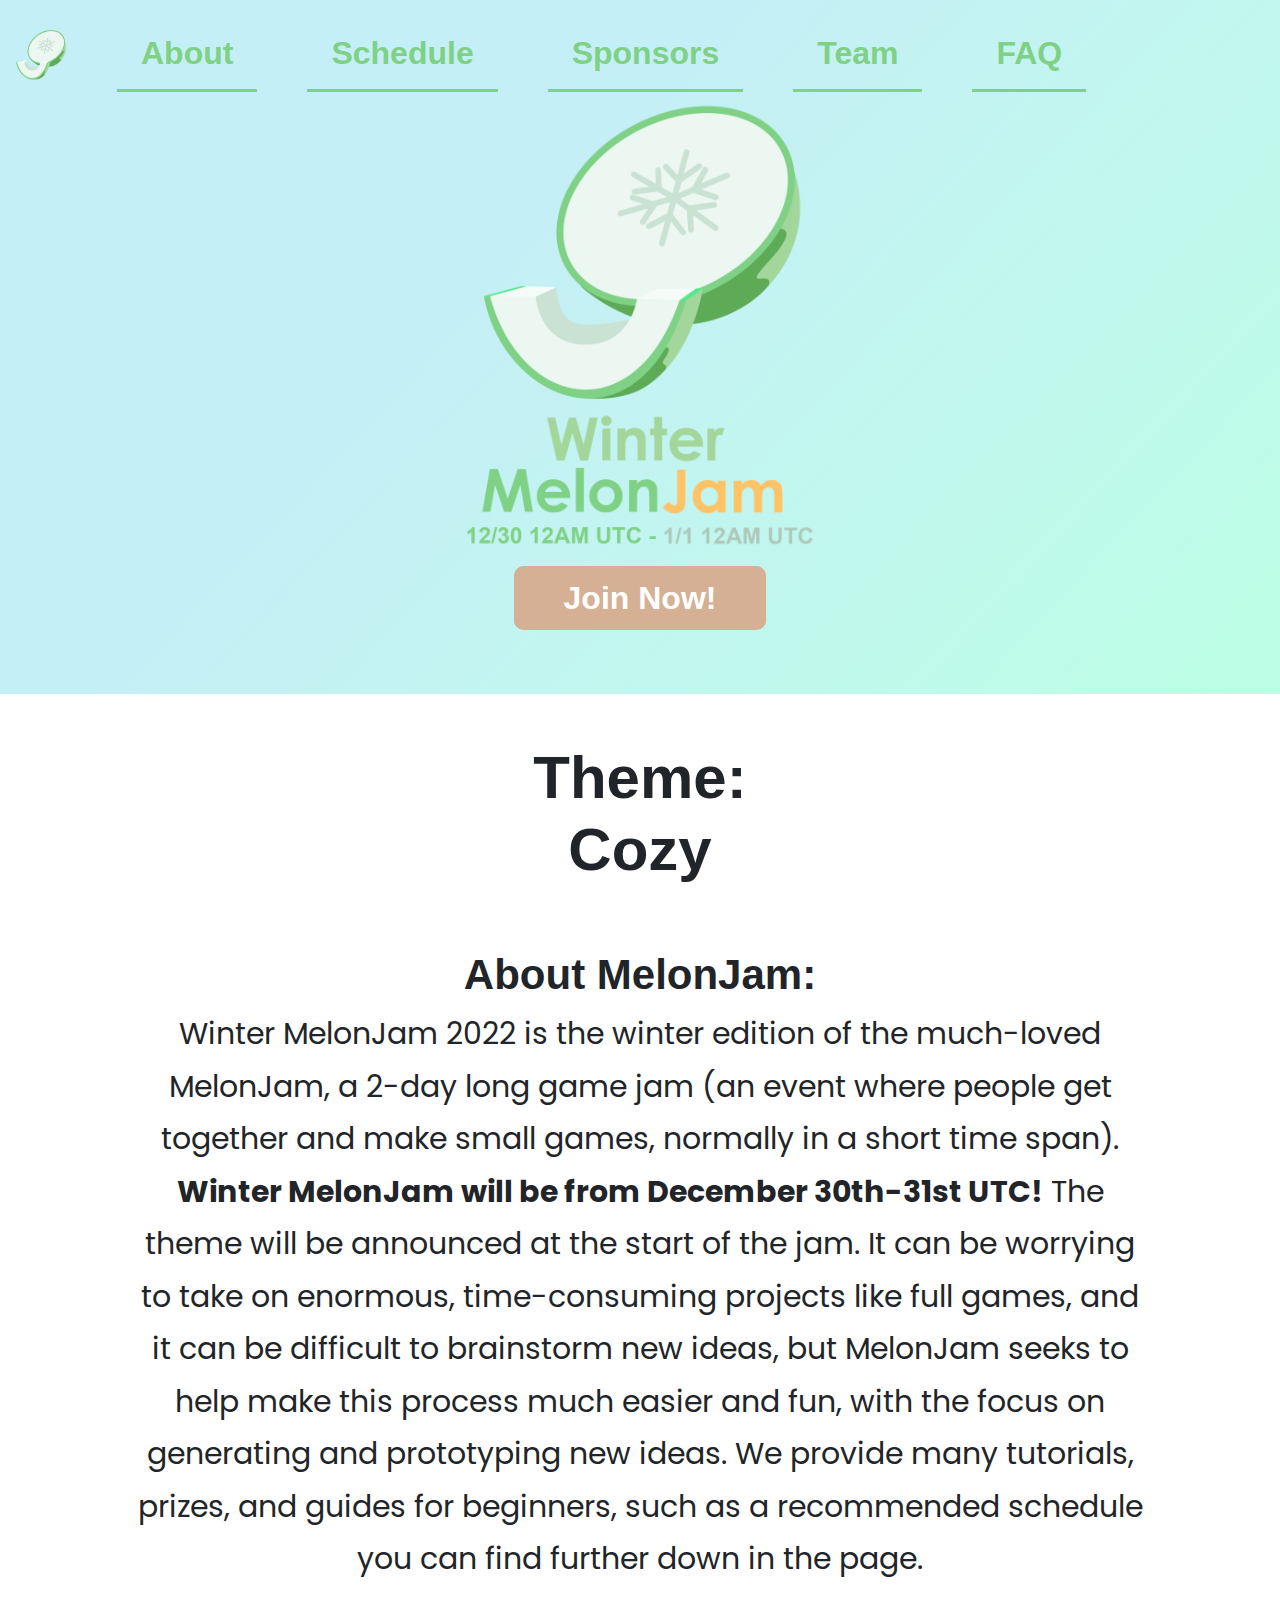
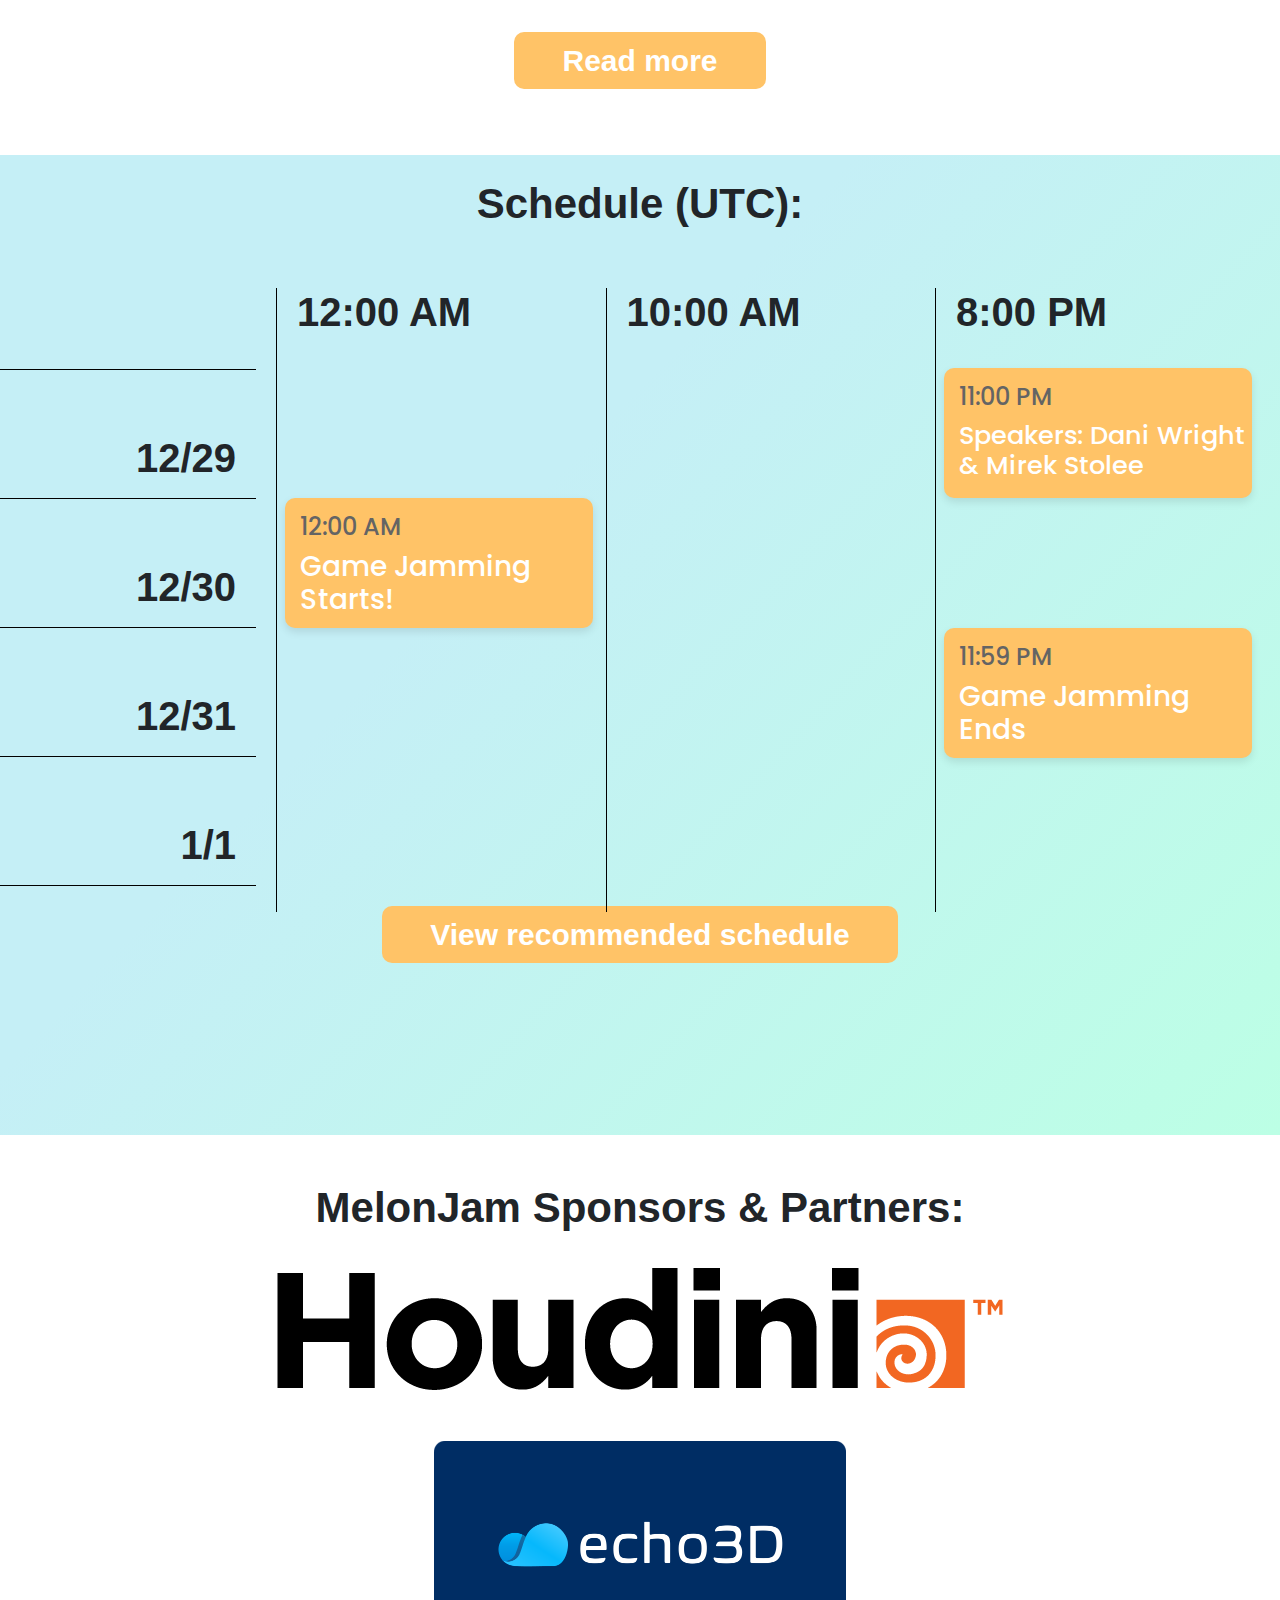
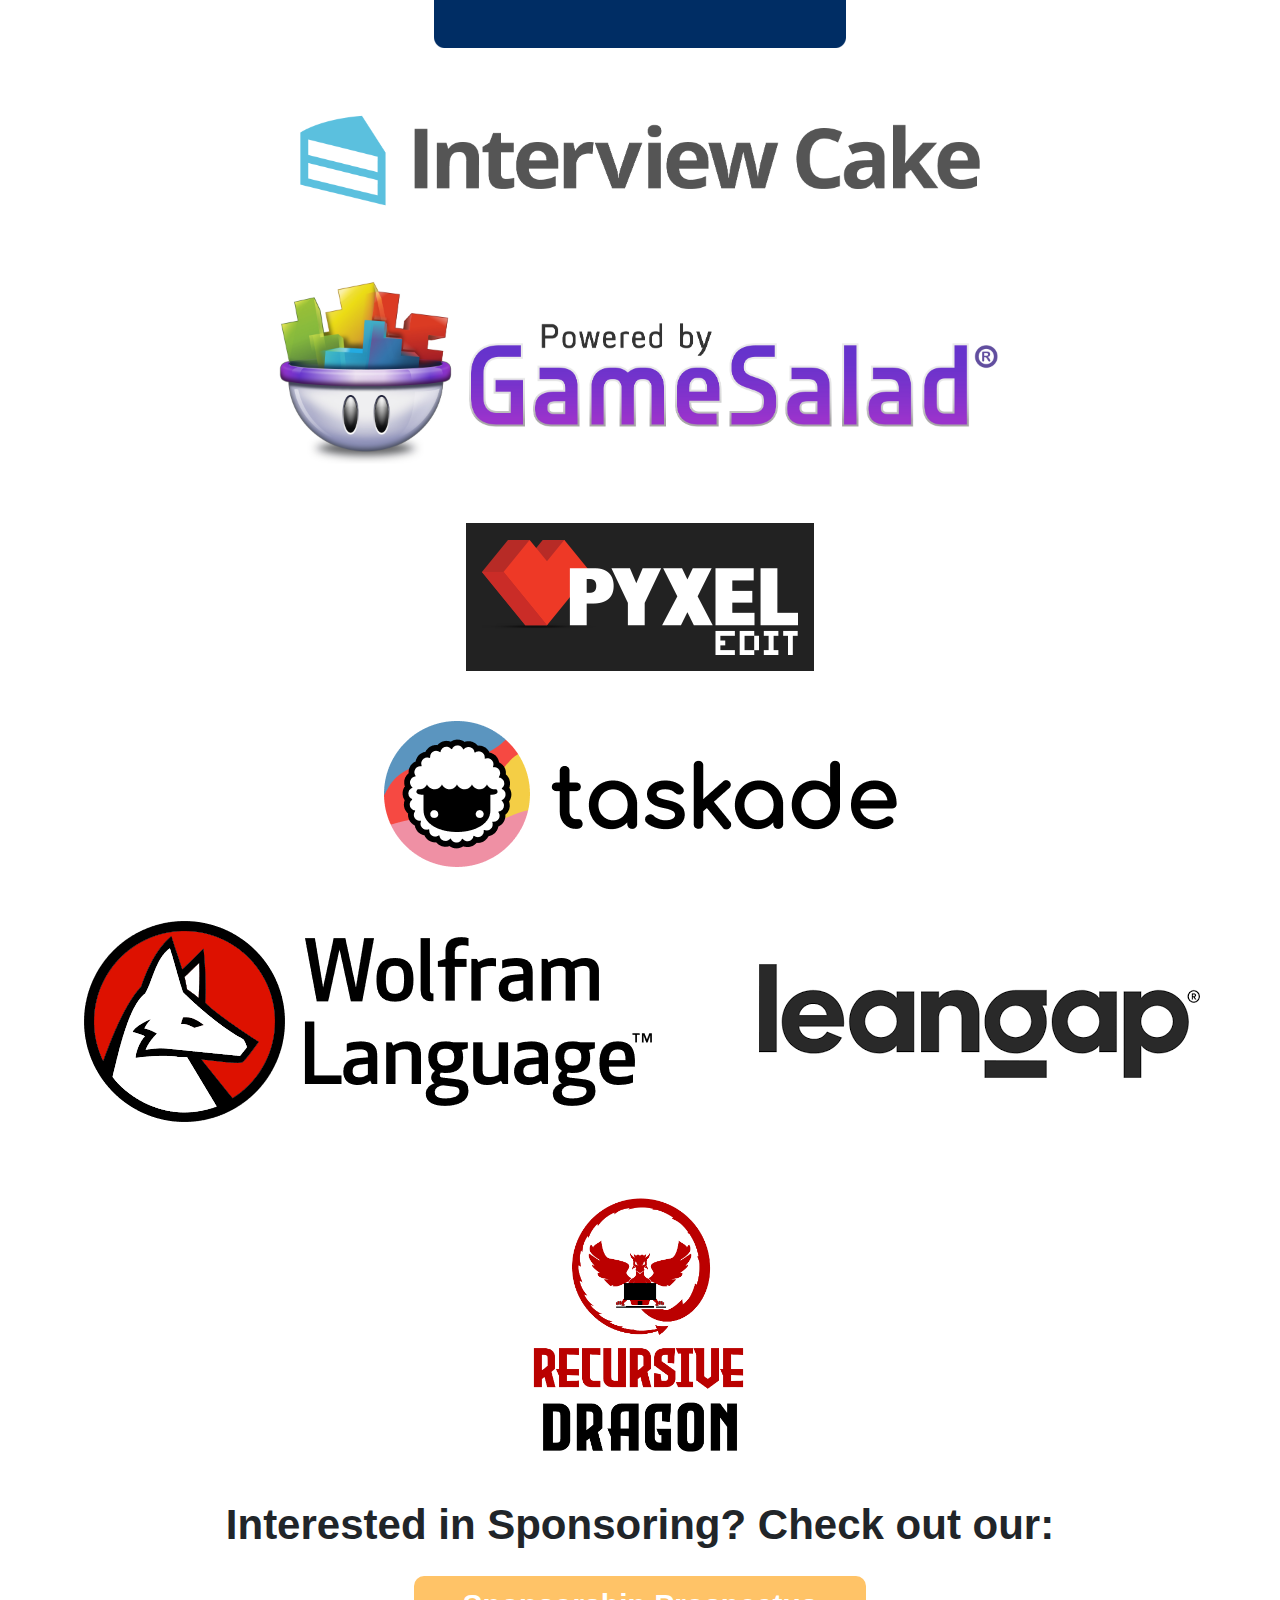
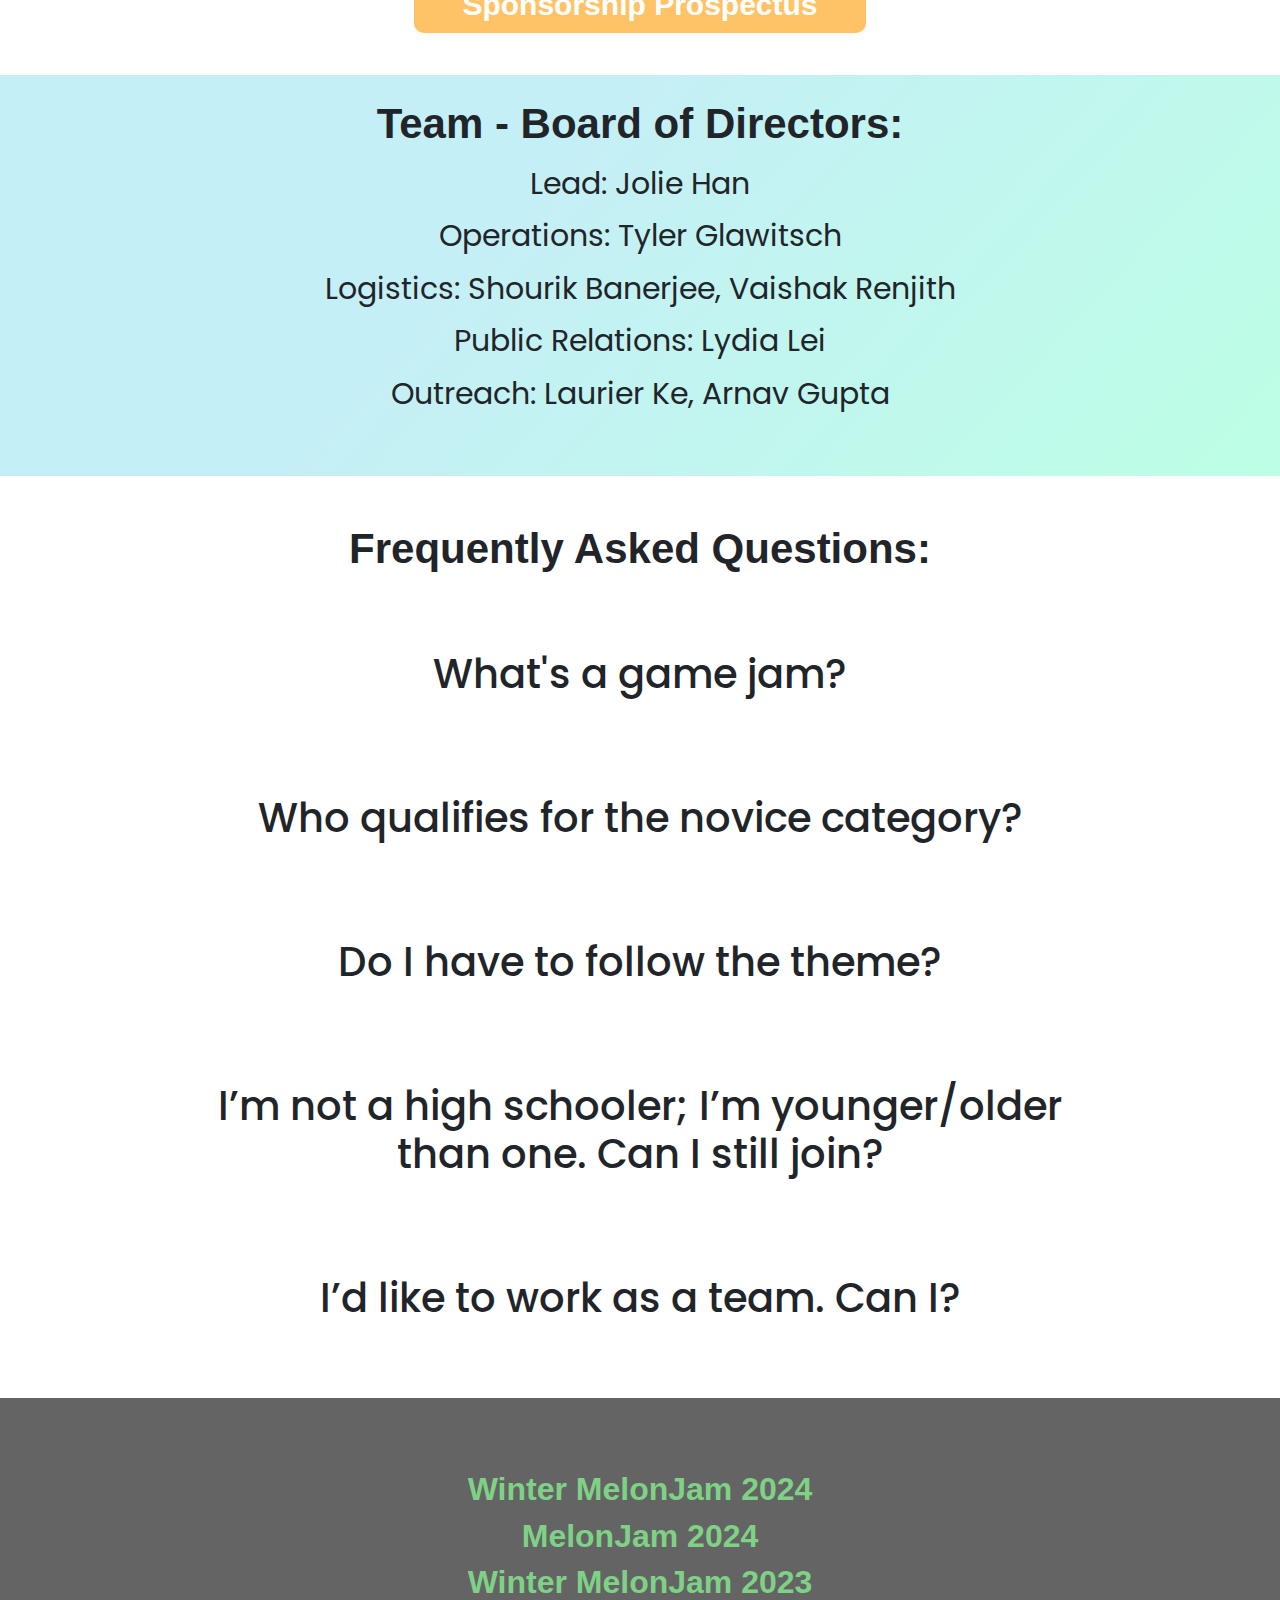
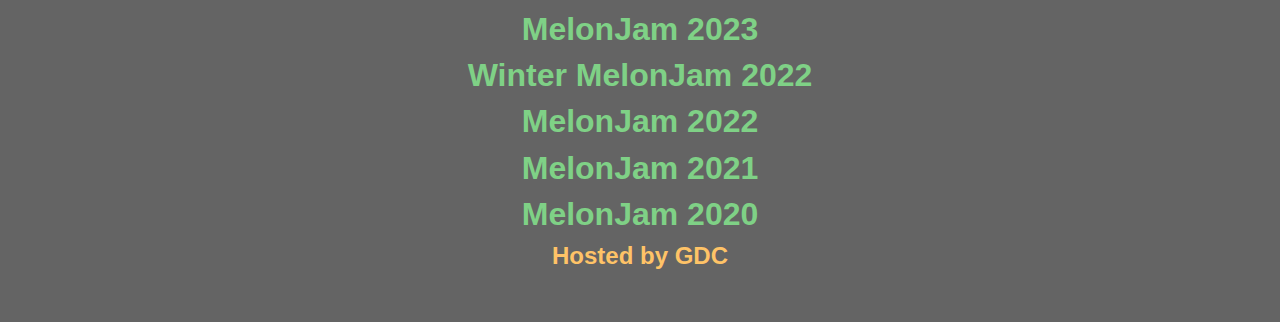
<file: winter2022.html>
<!DOCTYPE html>
<html lang="en">
<head>
	<!-- Required meta tags -->
	<meta charset="utf-8">
	<meta name="viewport" content="width=device-width, initial-scale=1, shrink-to-fit=yes">

	<!-- Page Preview Information -->
	<meta name="description" content="Winter MelonJam is a game jam created by the Cupertino Game Dev Club with the intent of bridging the gap between aspiring game developers, especially students, and experienced game developers.">
	<meta name="keywords" content="MelonJam 2, MelonJam 3, Winter MelonJam, Melon Jam, MelonJam, Game Jam, CGDC, GDC, Game Dev Club, Cupertino, Cupertino Game Dev Club, Cupertino Game Development Club, Hackathon, Games, Video Games, Programming, Coding, Development, Unity, C#">
	<meta property="og:title" content="Winter MelonJam">
	<meta property="twitter:title" content="Winter MelonJam">
	<meta property="og:description" content="Winter MelonJam is a game jam created by the Cupertino Game Dev Club with the intent of bridging the gap between high schoolers with a game development interest and experienced game developers.">
	<meta property="twitter:description" content="Winter MelonJam is a game jam created by the Cupertino Game Dev Club with the intent of bridging the gap between high schoolers with a game development interest and experienced game developers.">
	<meta property="og:image" content="images/Winter MelonJam 2022/logos/icon.png">
	<meta property="twitter:image" content="images/Winter MelonJam 2022/logos/icon.png">
	<meta property="og:url" content="https://gamedevclub.tech/melonjam/">
	<link rel="shortcut icon" href="images/Winter MelonJam 2022/logos/icon.png"/>

	<!-- CSS stylesheets -->
	<link rel="stylesheet" href="css/primary.css">

	<!-- JavaScripts -->
	<script type="text/javascript" src="js/primary.js"></script>

	<!-- Fonts -->
	<link href="https://fonts.googleapis.com/css2?family=Poppins:ital,wght@0,100;0,200;0,300;0,400;0,500;0,600;0,700;0,800;0,900;1,100;1,200;1,300;1,400;1,500;1,600;1,700;1,800;1,900&display=swap" rel="stylesheet">

	<!-- Bootstrap -->
	<!-- <script src="https://code.jquery.com/jquery-3.4.1.slim.min.js" integrity="sha384-J6qa4849blE2+poT4WnyKhv5vZF5SrPo0iEjwBvKU7imGFAV0wwj1yYfoRSJoZ+n" crossorigin="anonymous"></script>
	<script src="https://cdn.jsdelivr.net/npm/popper.js@1.16.0/dist/umd/popper.min.js" integrity="sha384-Q6E9RHvbIyZFJoft+2mJbHaEWldlvI9IOYy5n3zV9zzTtmI3UksdQRVvoxMfooAo" crossorigin="anonymous"></script>
	<script src="https://stackpath.bootstrapcdn.com/bootstrap/4.4.1/js/bootstrap.min.js" integrity="sha384-wfSDF2E50Y2D1uUdj0O3uMBJnjuUD4Ih7YwaYd1iqfktj0Uod8GCExl3Og8ifwB6" crossorigin="anonymous"></script>

	<link rel="stylesheet" href="https://stackpath.bootstrapcdn.com/bootstrap/4.4.1/css/bootstrap.min.css" integrity="sha384-Vkoo8x4CGsO3+Hhxv8T/Q5PaXtkKtu6ug5TOeNV6gBiFeWPGFN9MuhOf23Q9Ifjh" crossorigin="anonymous">
	<link rel="stylesheet" href="https://stackpath.bootstrapcdn.com/font-awesome/4.7.0/css/font-awesome.min.css"> -->

	<link rel="stylesheet" href="https://maxcdn.bootstrapcdn.com/bootstrap/4.5.0/css/bootstrap.min.css">
	<script src="https://ajax.googleapis.com/ajax/libs/jquery/3.5.1/jquery.min.js"></script>
	<script src="https://cdnjs.cloudflare.com/ajax/libs/popper.js/1.16.0/umd/popper.min.js"></script>
	<script src="https://maxcdn.bootstrapcdn.com/bootstrap/4.5.0/js/bootstrap.min.js"></script>

	<link rel="stylesheet" href="https://cdnjs.cloudflare.com/ajax/libs/font-awesome/4.7.0/css/font-awesome.min.css">

	<title>Winter MelonJam</title>

</head>

<style type="text/css">

body, html {
	 background-color: rgb(100, 100, 100);
}

</style>

<body>

	<div id="header-div">
		<br>
		<nav class="navbar navbar-expand-md bg-transparent navbar-light">
		  <a class="navbar-brand" href="#" onclick="scrollToTop()">
			  <img src="images/Winter MelonJam 2022/logos/icon.png" alt="MelonJam" id="navbar-logo">
		  </a>
		  <button class="navbar-toggler" type="button" data-toggle="collapse" data-target="#collapsibleNavbar">
		    <span class="navbar-toggler-icon"></span>
		  </button>
		  <div class="collapse navbar-collapse navbar-toggleable-sm" id="collapsibleNavbar">
		    <ul class="navbar-nav">
		      <li class="nav-item">
		        <a class="navbutton" href="#about" onclick="scrollToElement('about-div')">About</a>
		      </li>
		      <li class="nav-item">
		        <a class="navbutton" href="#schedule" onclick="scrollToElement('schedule-div')">Schedule</a>
		      </li>
		      <li class="nav-item">
		        <a class="navbutton" href="#sponsors" onclick="scrollToElement('sponsors-div')">Sponsors</a>
		      </li>
			  <li class="nav-item">
		        <a class="navbutton" href="#team" onclick="scrollToElement('team-div')">Team</a>
		      </li>
			  <li class="nav-item">
		        <a class="navbutton" href="#FAQ" onclick="scrollToElement('faq-div')">FAQ</a>
		      </li>
		    </ul>
		  </div>
		</nav>

		<img src="images/Winter MelonJam 2022/logos/dated.png" alt="MelonJam" id="header-logo" onclick="scrollToTop()">

		<!-- <h1 id="dates"><span style="color: rgb(127, 209, 134);">July 23rd</span> <span style="color: rgb(255, 195, 103);">to</span> <span style="color: rgb(255, 195, 103);">July 25th</span></h1> -->

		<br><br>

		<a href="https://itch.io/jam/winter-melonjam-2022" id="join-button" target="_blank">Join Now!</a>
		<br><br><br><br>
	</div>


	<div id="about-div">
		<br><br>
		<h1 style="font-size: 60px; font-weight: 600;">Theme: <p>Cozy</p></h1>
		<!--<br><br>
		<h1 style="font-size: 60px; font-weight: 600;">Late submissions by <p class="timer" time="1672617600000"></p></h1>-->
		<br><br>
		<h1 style="font-size: 42px; font-weight: 600;">About MelonJam:</h1>
		<h1 style="width: 80vw; margin: auto; line-height: 1.75; font-weight: 400; font-size: 30px; font-family: 'Poppins', sans-serif;">
			Winter MelonJam 2022 is the winter edition of the much-loved MelonJam, a 2-day long game jam (an event where people get together and make small games, normally in a short time span). <b>Winter MelonJam will be from December 30th-31st UTC!</b> The theme will be announced at the start of the jam. It can be worrying to take on enormous, time-consuming projects like full games, and it can be difficult to brainstorm new ideas, but MelonJam seeks to help make this process much easier and fun, with the focus on generating and prototyping new ideas. We provide many tutorials, prizes, and guides for beginners, such as a recommended schedule you can find further down in the page.
			<br><br>
			<span id="about-more-text">
				Winter MelonJam was created by the Cupertino Game Development Club with the intent of bridging the gap between high schoolers with a game development interest and experienced game developers. We offer a chance for students interested in game development to try their hand at making a small game while encouraging them to improve their skills so that they can make something big in the future. True to the purpose of a game jam, MelonJam also gives developers a chance to have fun brainstorming and developing a game, irrespective of experience.
				<br><br>
			</span>
		</h1>
		<a id="read-more-button" onclick="readMore()">Read more</a>
		<br><br><br><br>
	</div>

	<div id="schedule-div">
		<br>
		<h1 style="font-size: 42px; font-weight: 600;">Schedule (UTC):</h1>
		<!-- <br>
		<h1 style="font-weight: 400; font-size: 36px; font-family: 'Poppins', sans-serif; line-height: 2;"><i>August 6th, 8:00 AM:</i> Theme Announced<br><i>August 9th, 6:00 PM:</i> MelonJam Ends</h1>
		<br><br><br> -->

		<div id="days">
			<hr style="border-color: black;">
			<br><br>
			<h1 class="day-text">12/29</h1>
			<hr style="border-color: black;">
			<br><br>
			<h1 class="day-text">12/30</h1>
			<hr style="border-color: black;">
			<br><br>
			<h1 class="day-text">12/31</h1>
			<hr style="border-color: black;">
			<br><br>
			<h1 class="day-text">1/1</h1>
			<hr style="border-color: black;">
		</div>

		<div id="timings">
			<div class="time-column">
				<h1 class="time-text">12:00 AM</h1>
				<br>
				<div class="event placeholder">
					<h1>placeholder</h1>
				</div>
				<div class="event special" onclick="openModal('start-modal')">
					<h4 style="color: rgb(100, 100, 100);">12:00 AM</h4>
					<h3>Game Jamming<br>Starts!</h3>
				</div>
				<div id="start-modal" class="event-modal">
			    	<span class="close" onclick="closeModal('start-modal')">&times</span>
			    	<h3 style="font-weight: 700">Game Jamming Begins!</h3>
					<div style="margin-top: 15px; padding-left: 5px;">
						<i class="icon fa fa-clock-o"></i>
						<h4 style="font-weight: 600; font-family: 'Poppins', sans-serif; display: inline-block; padding-left: 10px; margin-top: -2px; vertical-align: top;">12/30, 12:00 AM</h4>
						<br>
						<i class="icon fa fa-external-link"></i>
						<h4 style="font-weight: 600; font-family: 'Poppins', sans-serif; display: inline-block; padding-left: 10px; margin-top: -2px; vertical-align: top;"><a href="https://itch.io/jam/winter-melonjam-2022">Itch</a></h4>
					</div>
				</div>
				<div class="event placeholder">
					<h1>placeholder</h1>
				</div>
				<div class="event placeholder">
					<h1>placeholder</h1>
				</div>
				<br>
			</div>

			<div class="time-column">
				<h1 class="time-text">10:00 AM</h1>
				<br>
				<div class="event placeholder">
					<h1>placeholder</h1>
				</div>
				<div class="event placeholder">
					<h1>placeholder</h1>
				</div>
				<div class="event placeholder">
					<h1>placeholder</h1>
				</div>
				<div class="event placeholder">
					<h1>placeholder</h1>
				</div>
				<br>
			</div>

			<div class="time-column">
				<h1 class="time-text">8:00 PM</h1>
				<br>
				<div class="event special" onclick="openModal('speaker-modal')">
					<h4 style="color: rgb(100, 100, 100);">11:00 PM</h4>
					<h3 style="font-size: 1.6rem">Speakers: Dani Wright<br>& Mirek Stolee</h3>
				</div>
				<div id="speaker-modal" class="event-modal" style="margin-top: 15px">
			    	<span class="close" onclick="closeModal('speaker-modal')">&times</span>
			    	<!-- <h3 style="font-weight: 700">Speaker event</h3> -->
					<div style="margin-top: 15px; padding-left: 5px;">
						<i class="icon fa fa-clock-o"></i>
						<h4 style="font-weight: 600; font-family: 'Poppins', sans-serif; display: inline-block; padding-left: 10px; margin-top: -2px; vertical-align: top;">12/29, 11:00 PM</h4>
					</div>
				</div>
				<div class="event placeholder">
					<h1>placeholder</h1>
				</div>
				<div class="event special" onclick="openModal('end-modal')">
					<h4 style="color: rgb(100, 100, 100);">11:59 PM</h4>
					<h3>Game Jamming<br>Ends</h3>
				</div>
				<div id="end-modal" class="event-modal" style="margin-top: 15px">
			    	<span class="close" onclick="closeModal('end-modal')">&times</span>
			    	<h3 style="font-weight: 700">Game Jamming Ends!</h3>
					<div style="margin-top: 15px; padding-left: 5px;">
						<i class="icon fa fa-clock-o"></i>
						<h4 style="font-weight: 600; font-family: 'Poppins', sans-serif; display: inline-block; padding-left: 10px; margin-top: -2px; vertical-align: top;">12/31, 11:59 PM</h4>
						<br>
						<i class="icon fa fa-external-link"></i>
						<h4 style="font-weight: 600; font-family: 'Poppins', sans-serif; display: inline-block; padding-left: 10px; margin-top: -2px; vertical-align: top;"><a href="https://itch.io/jam/winter-melonjam-2022">Itch</a></h4>
					</div>
				</div>
				<div class="event placeholder">
					<h1>placeholder</h1>
				</div>
				<br>
			</div>
		</div>

		<a id="schedule-extra-button" href="https://docs.google.com/document/u/2/d/e/2PACX-1vS5exbYTrnrH4fh5Hk76hvXFWTLVsvRpTIGnIp1Lgep0XXe35ehi75WpvubAvUf_Ws_qDwAy9gmnwWi/pub">View recommended schedule</a>
	</div>

	<div id="sponsors-div">
		<br><br>
		<h1 style="font-size: 42px; font-weight: 600; font-family: 'Century Gothic', sans-serif;">MelonJam Sponsors & Partners:</h1>

		<img src="images/Winter MelonJam 2022/sponsors/houdini.png" alt="Houdini" class="sponsor" width="728" height="124" onclick="window.open('https://www.sidefx.com/')">

		<img src="images/Winter MelonJam 2022/sponsors/echo3D.png" alt="echo3D" class="sponsor" width="412" height="207" onclick="window.open('https://www.echo3d.com/')">

		<br>

		<img src="images/Winter MelonJam 2022/sponsors/interview-cake.png" alt="Interview Cake" class="sponsor" width="730" height="125" onclick="window.open('https://www.interviewcake.com/')">

		<img src="images/Winter MelonJam 2022/sponsors/gamesalad.jpg" alt="GameSalad®" class="sponsor" width="763" height="200" onclick="window.open('https://gamesalad.com/')">

		<img src="images/Winter MelonJam 2022/sponsors/pyxeledit.png" alt="PyxelEdit" class="sponsor" style="background-color: #222222; padding: 16px" width="348" height="148" onclick="window.open('https://pyxeledit.com/about.php')">

		<br>

		<img src="images/Winter MelonJam 2022/sponsors/taskade.png" alt="Taskade" class="sponsor" width="513" height="146" onclick="window.open('https://taskade.com/')">
		
		<img src="images/Winter MelonJam 2022/sponsors/wolfram-language.png" alt="Wolfram Language" class="sponsor" width="574" height="208" onclick="window.open('https://www.wolfram.com/language')">

		<img src="images/Winter MelonJam 2022/sponsors/leangap.png" alt="Leangap" class="sponsor" width="441" height="114" onclick="window.open('https://www.leangap.org/')">

		<img src="images/Winter MelonJam 2022/sponsors/recursivedragon.png" alt="Recursive Dragon" class="sponsor" width="300" height="300" onclick="window.open('https://www.recursivedragon.com/')">
	

		<br>

		<h1 style="font-size: 42px; font-weight: 600;">Interested in Sponsoring? Check out our:</h1>
		<br>
		<a id="prospectus-button" target="_blank" href="https://drive.google.com/file/d/1ydDWptuE7CLmtzcJkebv7eBitoK2yT17/view">Sponsorship Prospectus</a>

		<br><br><br>
	</div>

	<div id="team-div">
		<br>
		<h1 style="font-size: 42px; font-weight: 600;">Team - Board of Directors:</h1>
		<h1 style="font-weight: 400; font-size: 30px; font-family: 'Poppins', sans-serif; line-height: 1.75;">
			Lead: Jolie Han<br>
			Operations: Tyler Glawitsch<br>
			Logistics: Shourik Banerjee, Vaishak Renjith<br>
			Public Relations: Lydia Lei<br>
			Outreach: Laurier Ke, Arnav Gupta
		</h1>
		<br><br>
	</div>

	<div id="faq-div">
		<br><br>
		<h1 style="font-size: 42px; font-weight: 600; font-family: 'Century Gothic', sans-serif;">Frequently Asked Questions:</h1>
		<br>

		<div class="faq" onclick="expandFAQ(0)" onmouseover="enterHoverFAQ(0)" onmouseout="exitHoverFAQ(0)">
			<h1 style="font-weight: 500;">What's a game jam?</h1>
			<p class="faq-answer">
				<br>
				A game jam is a lot like a hackathon for games. People develop games using any tools that they have, then submit them by a due date. As with hackathons, people are free to use any resources that are available to them to develop their game: their game engine of choice, their digital art program of choice, youtube coding tutorials, books on art, anything. You can even use human resources—you can team up with others to make your game better.
				<br><br>
				Most game jams, as does MelonJam, also have a theme. Some jams prefer or require that you stick to the theme; others don’t, and only intend for the theme to be a tool to kickstart your brainstorming. To make the jam more challenging and to enforce creativity via restriction, MelonJam requires that you connect your game to the theme in some way.
				<br><br>
			</p>
		</div>

		<div class="faq" onclick="expandFAQ(1)" onmouseover="enterHoverFAQ(1)" onmouseout="exitHoverFAQ(1)">
			<h1 style="font-weight: 500;">Who qualifies for the novice category?</h1>
			<p class="faq-answer">
				<br>
				Anyone who does not have much experience in game jams or game-making can participate in the Novice category; it is not limited to age or grade, and we welcome everyone to participate. We encourage participants who are more skilled to participate in the Advanced category, as a team may be disqualified if their Novice submission is unreasonably skilled, and the Advanced category also often has less competition.
				<br><br>
				If you or your team includes one or more people who are skilled in game-making (i.e. has made in a game in the genre you are submitting or has participated in many game jams), you must participate in the Advanced category.				
				<br><br>
			</p>
		</div>

		<div class="faq" onclick="expandFAQ(2)" onmouseover="enterHoverFAQ(2)" onmouseout="exitHoverFAQ(2)">
			<h1 style="font-weight: 500;">Do I have to follow the theme?</h1>
			<p class="faq-answer">
				<br>
				Yes; to be eligible for a prize, your game must have some aspect that fits the theme in some way. This is because we want to make the jam more challenging as well as enforce creativity through restriction.
				<br><br>
			</p>
		</div>

		<br>

		<div class="faq" onclick="expandFAQ(3)" onmouseover="enterHoverFAQ(3)" onmouseout="exitHoverFAQ(3)">
			<h1 style="font-weight: 500;">I’m not a high schooler; I’m younger/older than one. Can I still join? </h1>
			<p class="faq-answer">
				<br>
				Yes; we do not intend to restrict anyone from participating in MelonJam. While we do target pre-collegiate students in particular, we believe that there is much to gain from having people from all sorts of backgrounds share their games and ideas with others.
				<br><br>
				That said, we sometimes have a few prizes that strictly benefit high schoolers, but if you win them, you can choose to pass them on.
				<br><br>
			</p>
		</div>

		<div class="faq" onclick="expandFAQ(4)" onmouseover="enterHoverFAQ(4)" onmouseout="exitHoverFAQ(4)">
			<h1 style="font-weight: 500;">I’d like to work as a team. Can I?</h1>
			<p class="faq-answer">
				<br>
				Yes, you may work in teams of up to 4 people. However, if even one member is experienced in game-making, the entire team must enter in the Advanced category.
				<br><br>
			</p>
		</div>

		<br><br>
	</div>

	<footer id="footer">
		<br><br><br>
		<h2 class="footerMJ" onclick="window.open('https://gamedevclub.tech/melonjam/')">Winter MelonJam 2024</h2> <!-- new -->
		<h2 class="footerMJ" onclick="window.open('https://gamedevclub.tech/melonjam/2024')">MelonJam 2024</h2>
		<h2 class="footerMJ" onclick="window.open('https://gamedevclub.tech/melonjam/winter2023')">Winter MelonJam 2023</h2>
		<h2 class="footerMJ" onclick="window.open('https://gamedevclub.tech/melonjam/2023')">MelonJam 2023</h2>
		<h2 class="footerMJ" onclick="scrollToTop()">Winter MelonJam 2022</h2>
		<h2 class="footerMJ" onclick="window.open('https://gamedevclub.tech/melonjam/2022')">MelonJam 2022</h2>
		<h2 class="footerMJ" onclick="window.open('https://gamedevclub.tech/melonjam/2021')">MelonJam 2021</h2>
		<h2 class="footerMJ" onclick="window.open('https://gamedevclub.tech/melonjam/2020')">MelonJam 2020</h2>
		<h4 class="footerGDC" onclick="window.location.href = 'https://gamedevclub.tech'">Hosted by GDC<h4>
		<br>
	</footer>

</body>

</html>
</file>
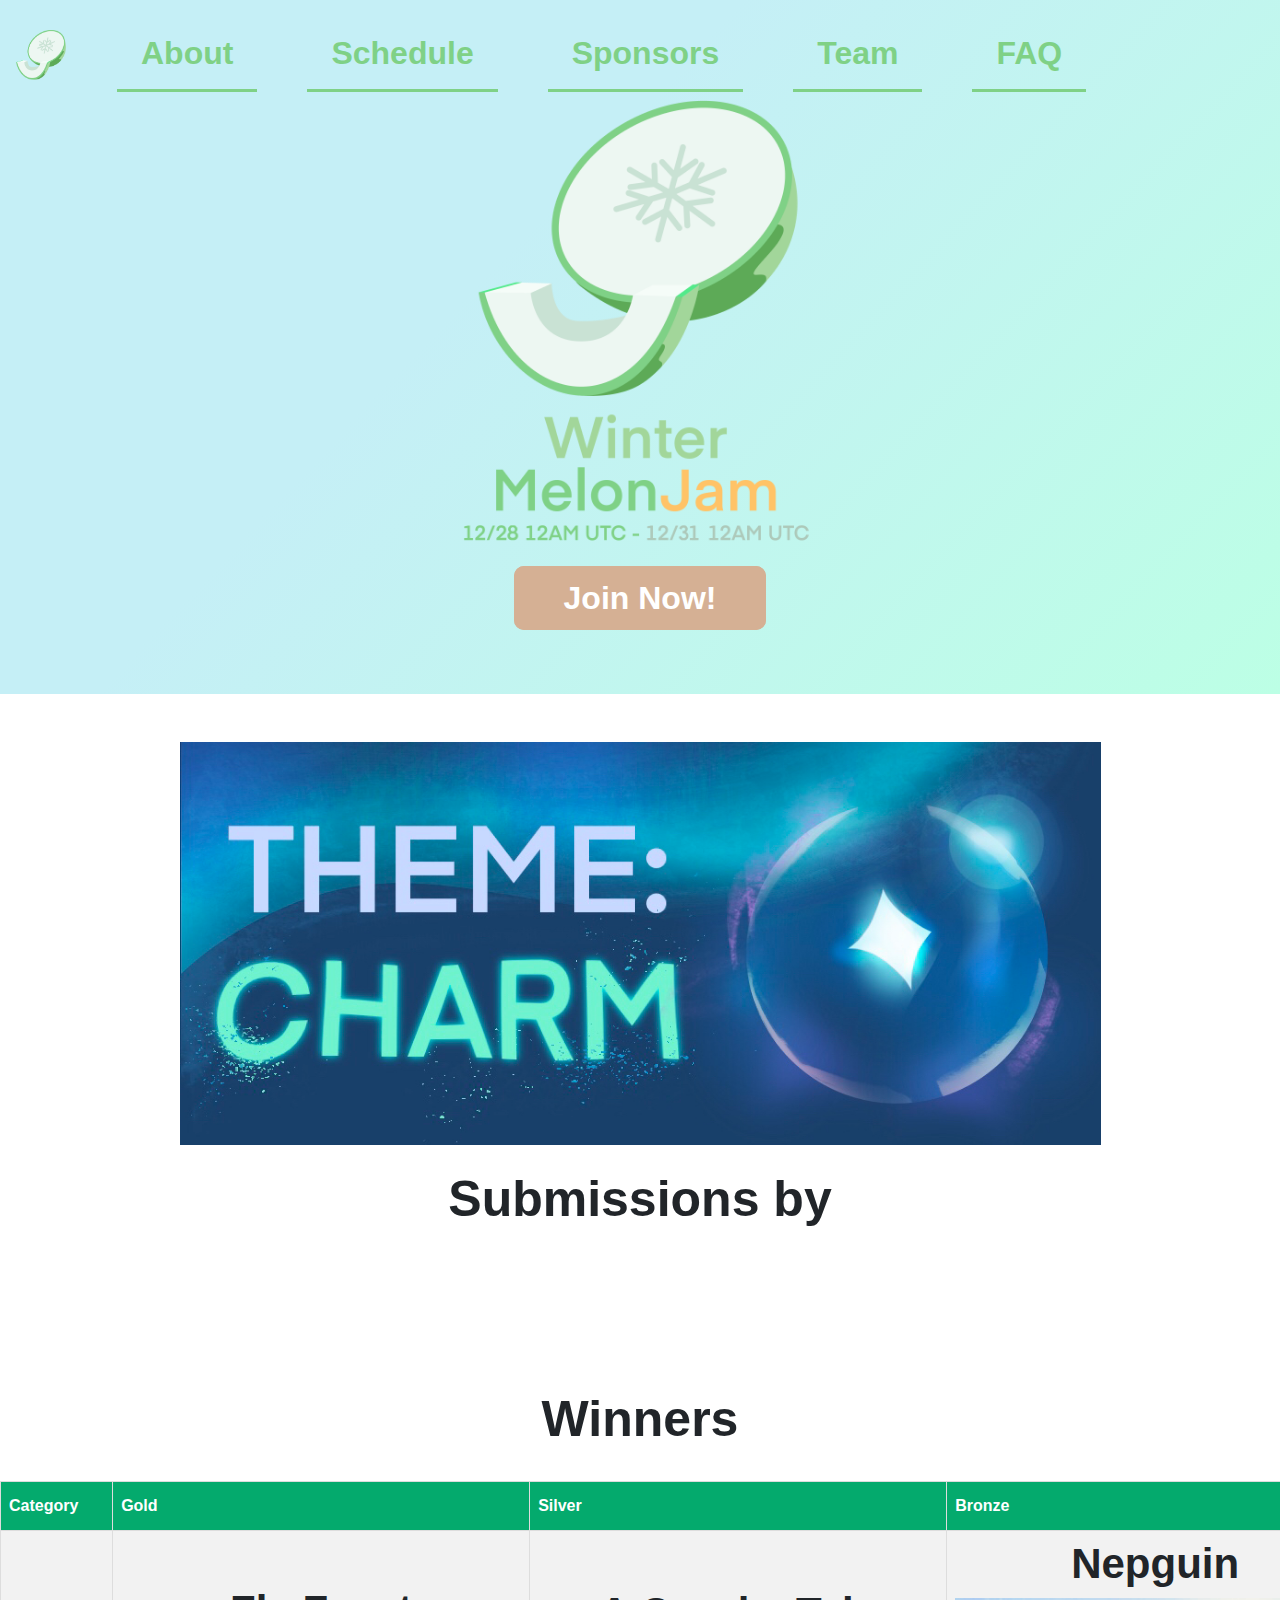
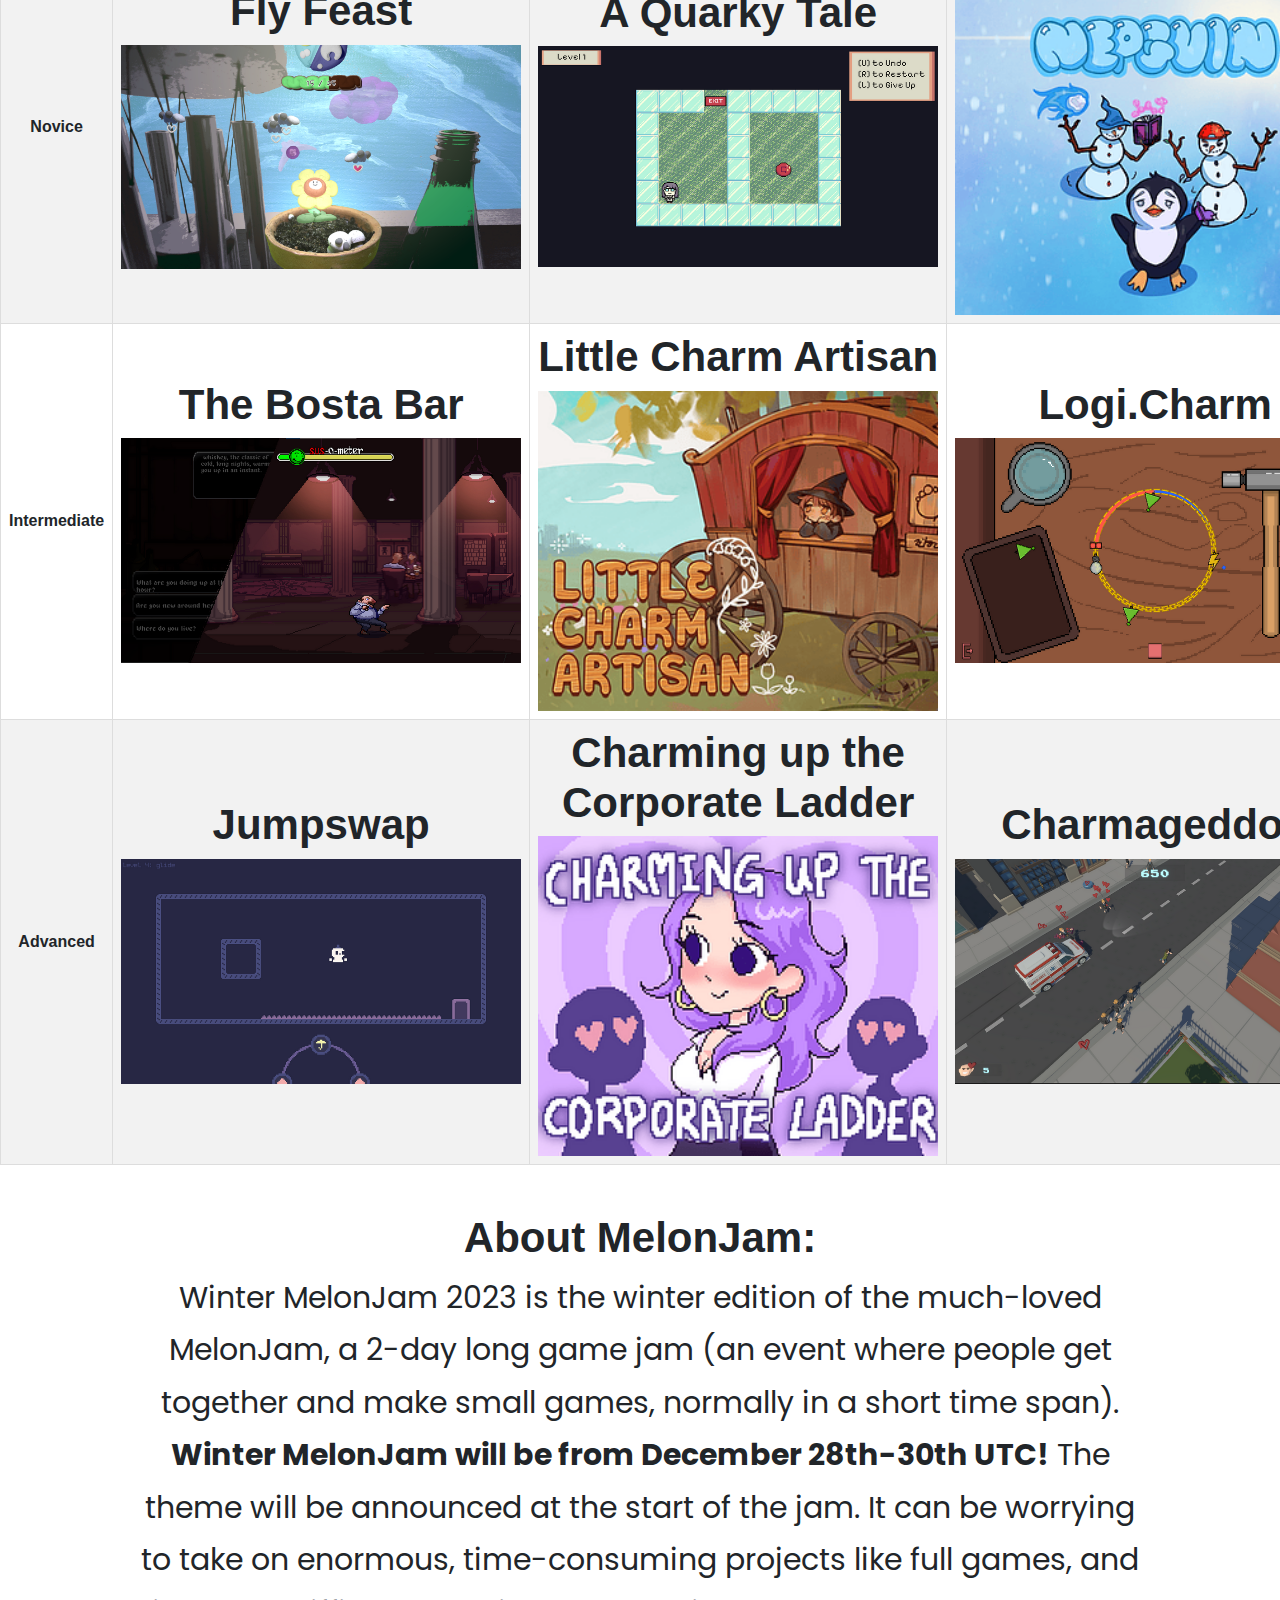
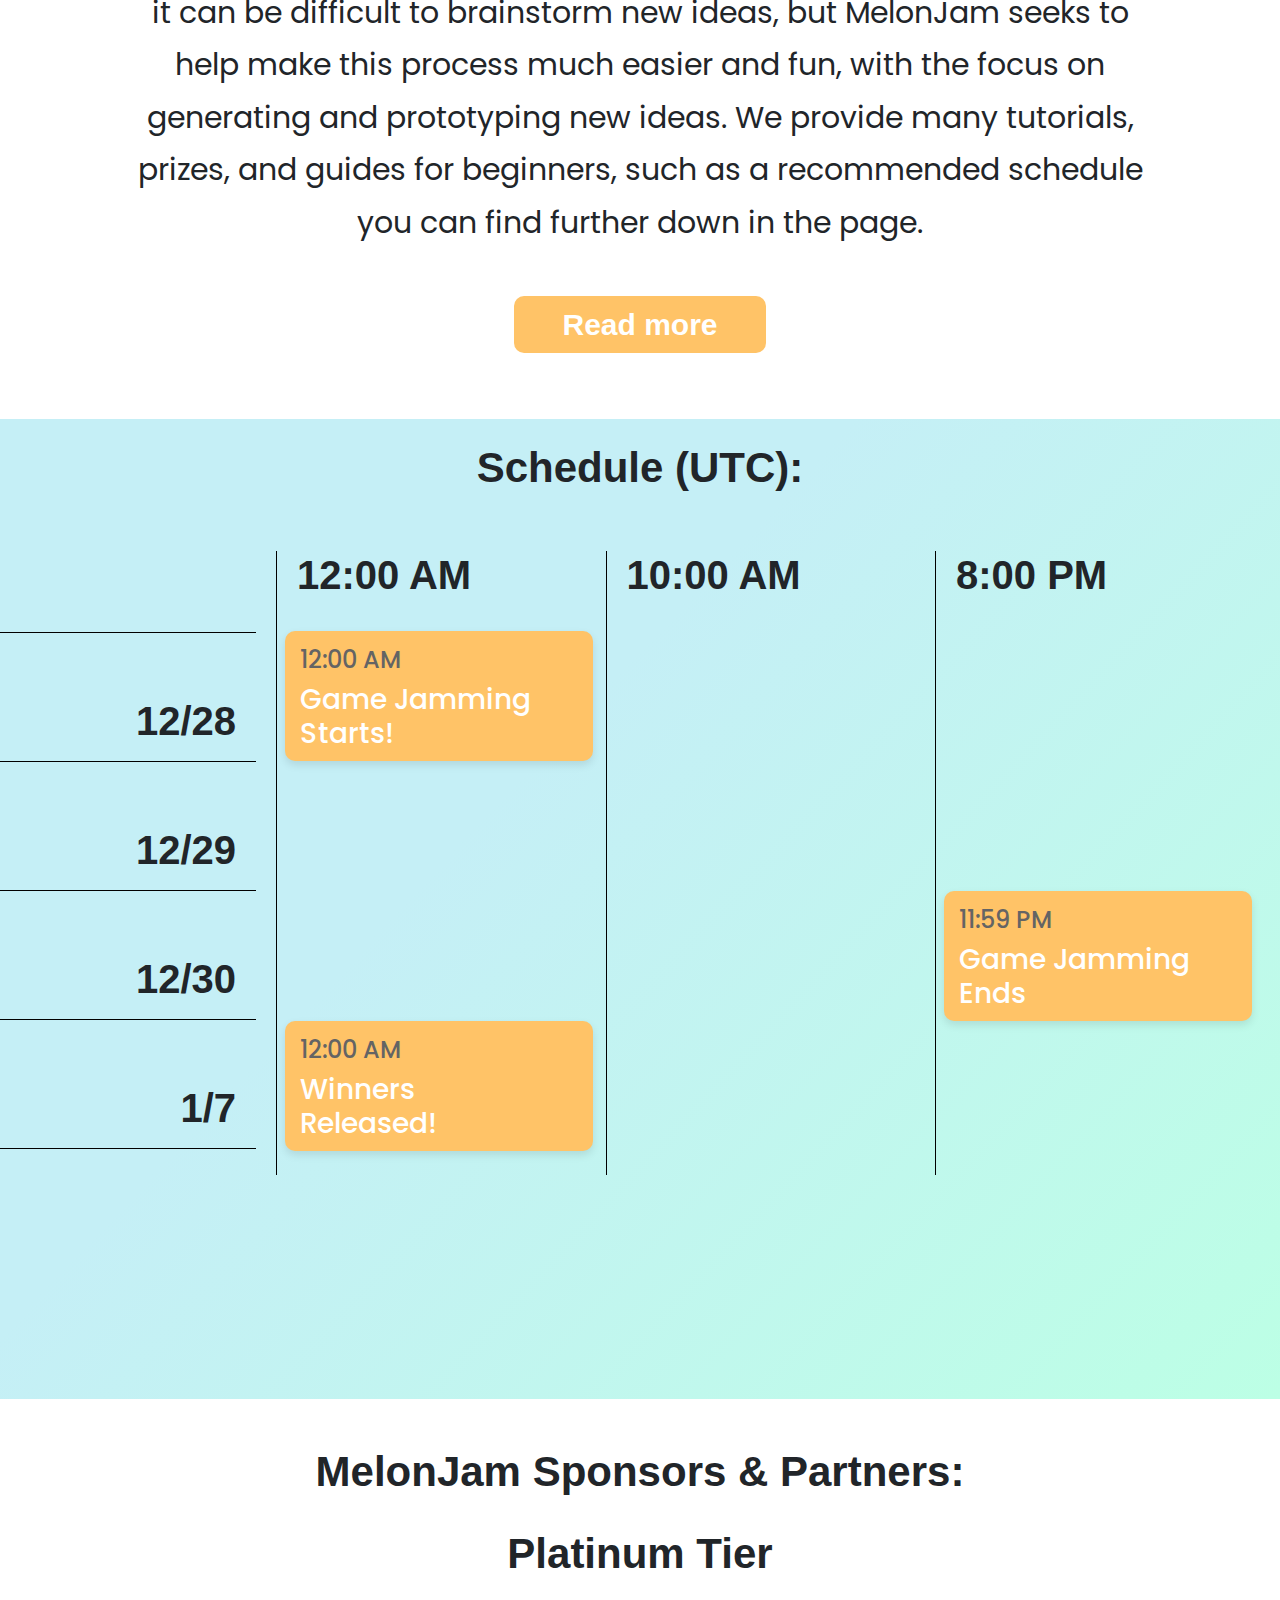
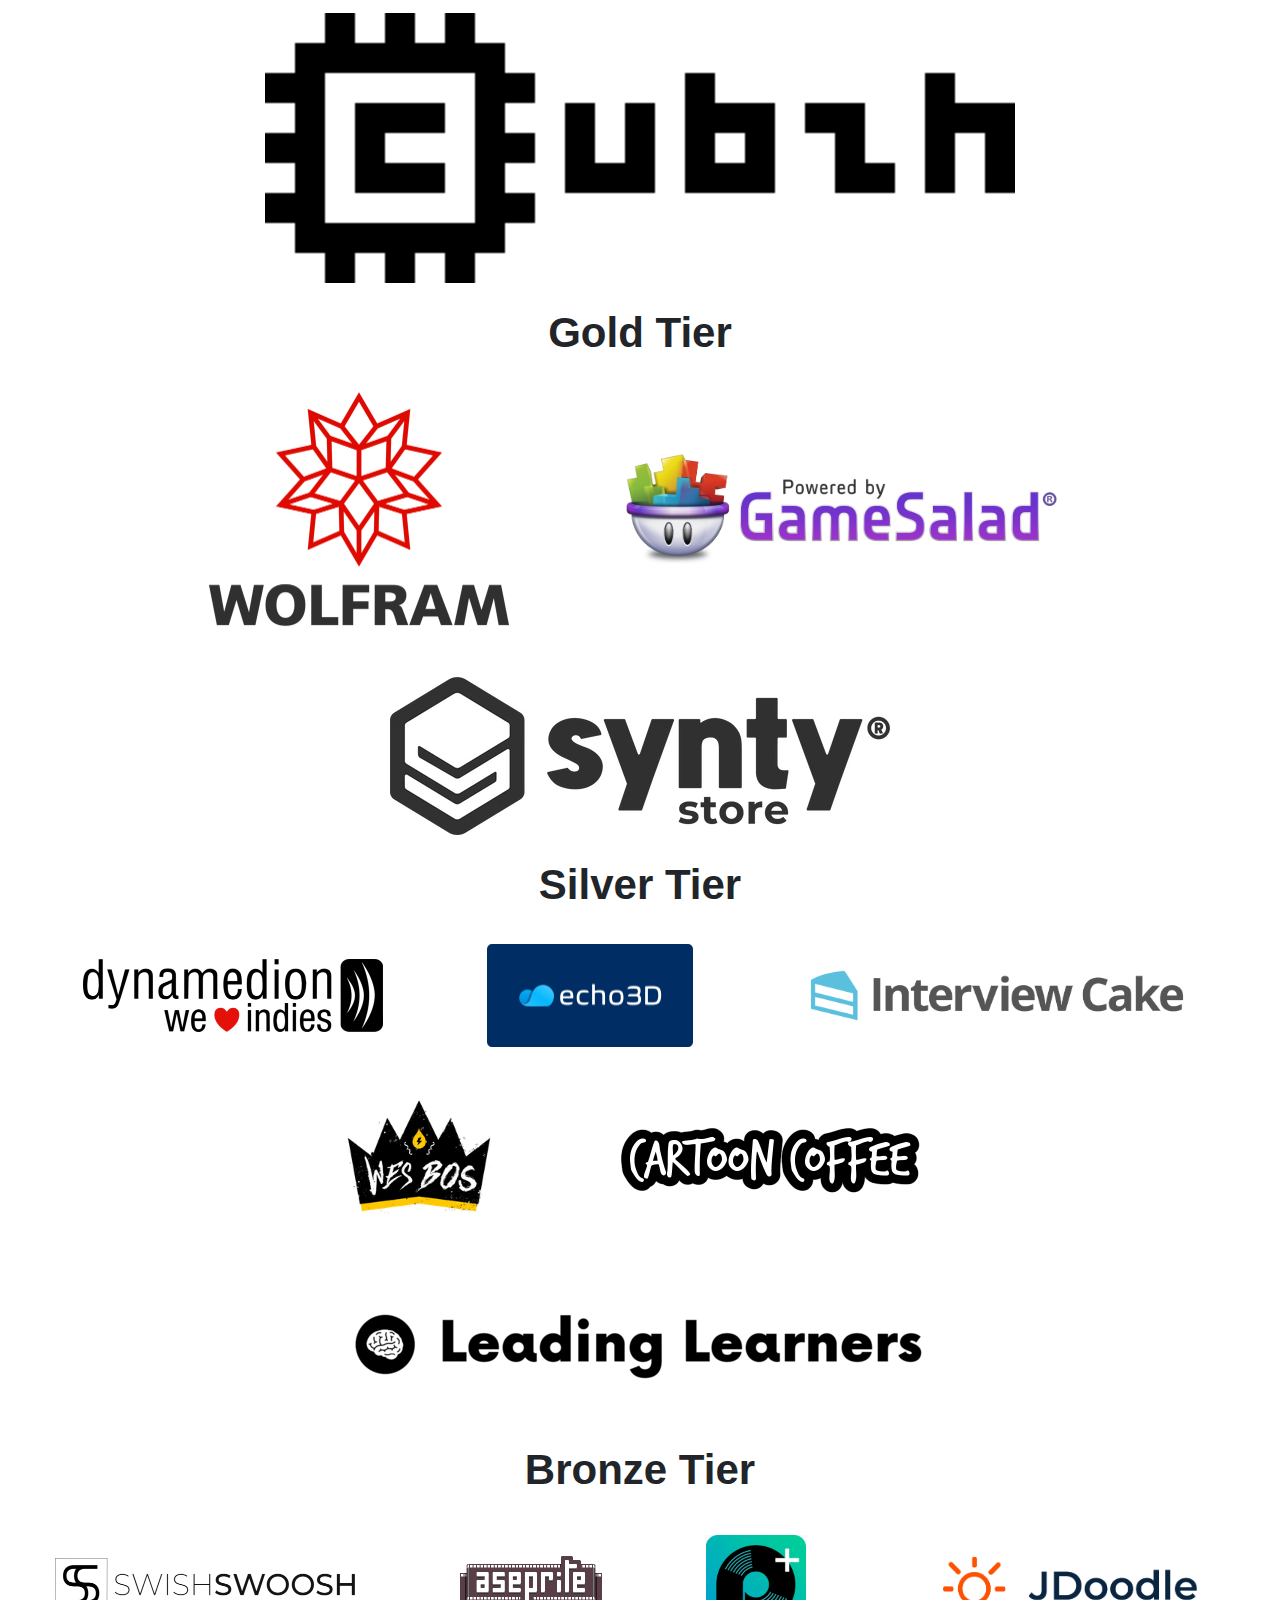
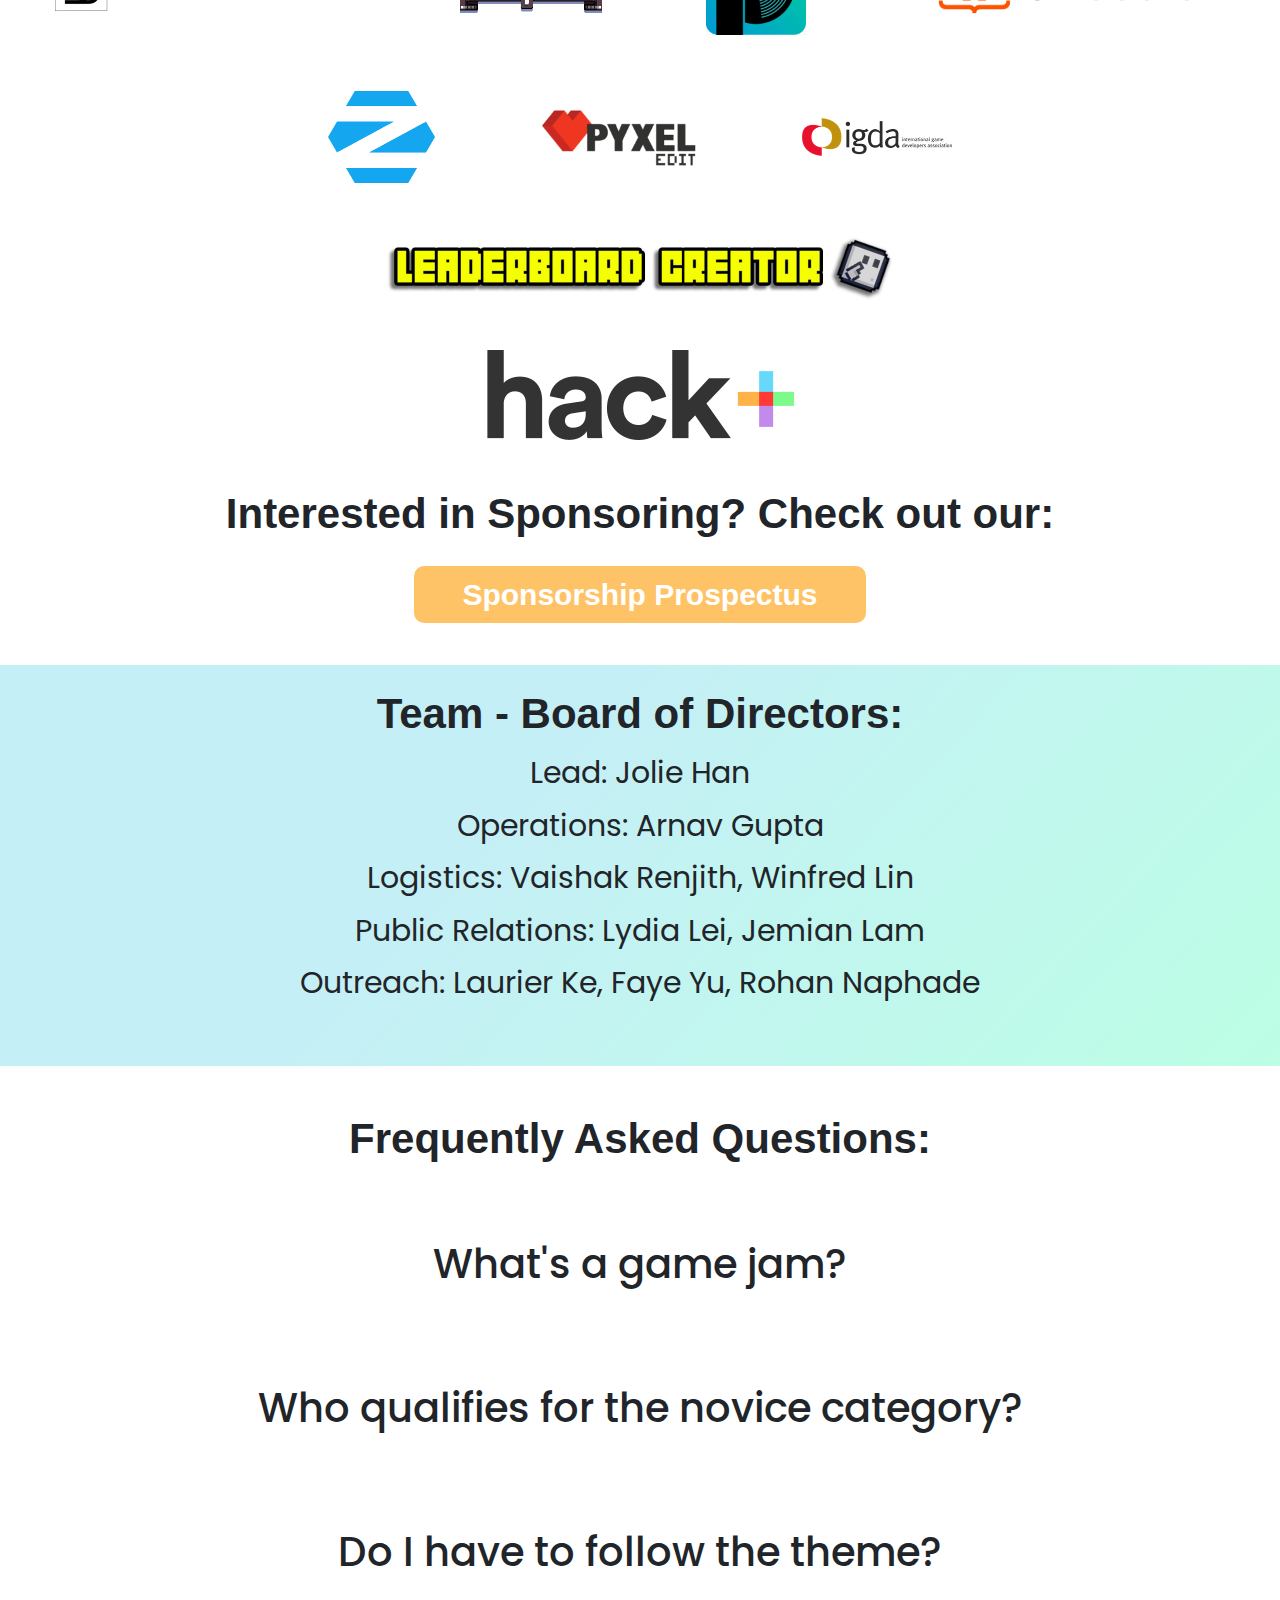
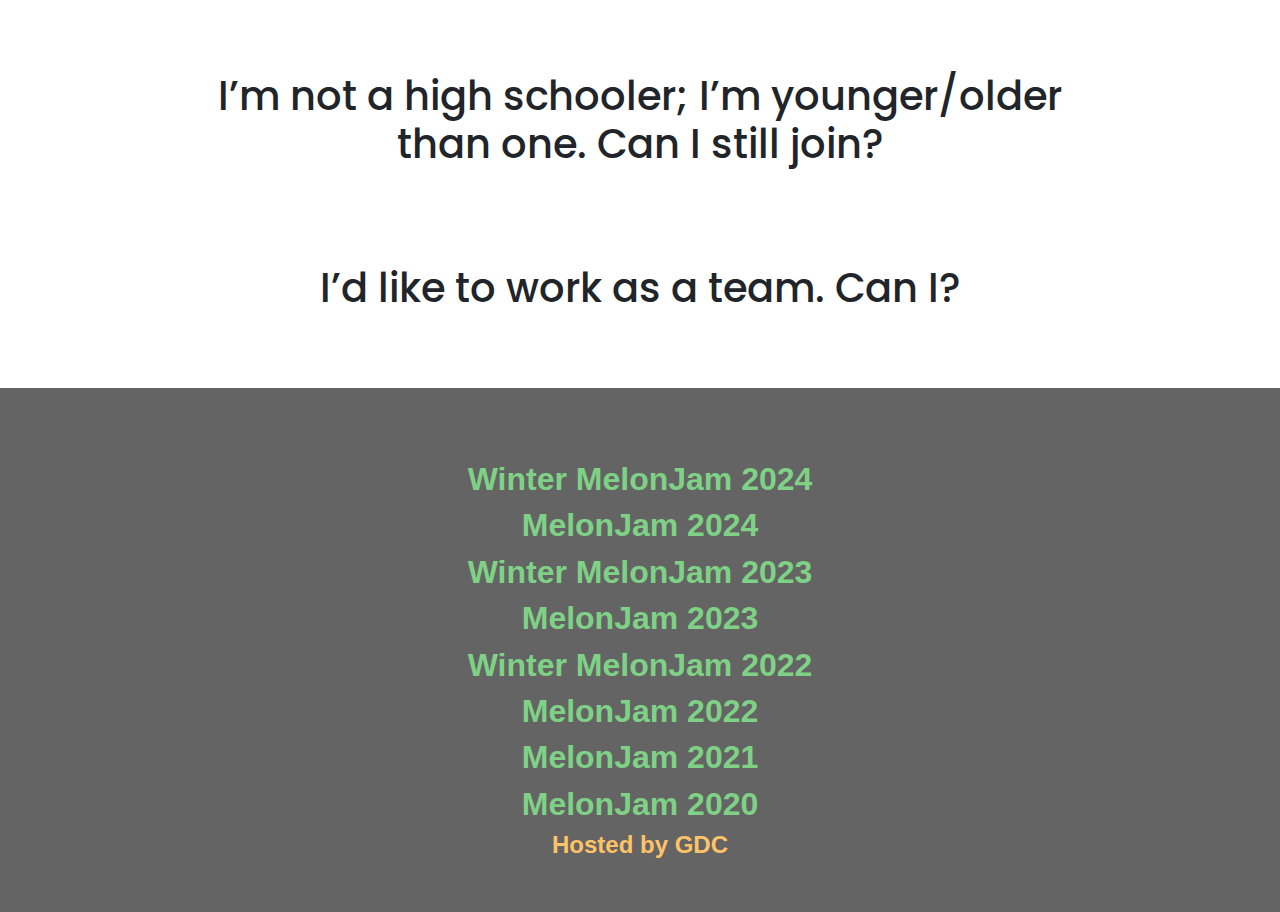
<file: winter2023.html>
<!DOCTYPE html>
<html lang="en">

<head>
	<!-- Required meta tags -->
	<meta charset="utf-8">
	<meta name="viewport" content="width=device-width, initial-scale=1, shrink-to-fit=yes">

	<!-- Page Preview Information -->
	<meta name="description"
		content="Winter MelonJam is a game jam created by the Cupertino Game Dev Club with the intent of bridging the gap between aspiring game developers, especially students, and experienced game developers.">
	<meta name="keywords"
		content="MelonJam 2, MelonJam 3, Winter MelonJam, Melon Jam, MelonJam, Game Jam, CGDC, GDC, Game Dev Club, Cupertino, Cupertino Game Dev Club, Cupertino Game Development Club, Hackathon, Games, Video Games, Programming, Coding, Development, Unity, C#">
	<meta property="og:title" content="Winter MelonJam">
	<meta property="twitter:title" content="Winter MelonJam">
	<meta property="og:description"
		content="Winter MelonJam is a game jam created by the Cupertino Game Dev Club with the intent of bridging the gap between high schoolers with a game development interest and experienced game developers.">
	<meta property="twitter:description"
		content="Winter MelonJam is a game jam created by the Cupertino Game Dev Club with the intent of bridging the gap between high schoolers with a game development interest and experienced game developers.">
	<meta property="og:image" content="images/Winter MelonJam 2023/logos/icon.png">
	<meta property="twitter:image" content="images/Winter MelonJam 2023/logos/icon.png">
	<meta property="og:url" content="https://gamedevclub.tech/melonjam/">
	<link rel="shortcut icon" href="images/Winter MelonJam 2023/logos/icon.png" />

	<!-- CSS stylesheets -->
	<link rel="stylesheet" href="css/2022.css">

	<!-- JavaScripts -->
	<script type="text/javascript" src="js/primary.js"></script>

	<!-- Fonts -->
	<link
		href="https://fonts.googleapis.com/css2?family=Poppins:ital,wght@0,100;0,200;0,300;0,400;0,500;0,600;0,700;0,800;0,900;1,100;1,200;1,300;1,400;1,500;1,600;1,700;1,800;1,900&display=swap"
		rel="stylesheet">

	<!-- Bootstrap -->
	<!-- <script src="https://code.jquery.com/jquery-3.4.1.slim.min.js" integrity="sha384-J6qa4849blE2+poT4WnyKhv5vZF5SrPo0iEjwBvKU7imGFAV0wwj1yYfoRSJoZ+n" crossorigin="anonymous"></script>
	<script src="https://cdn.jsdelivr.net/npm/popper.js@1.16.0/dist/umd/popper.min.js" integrity="sha384-Q6E9RHvbIyZFJoft+2mJbHaEWldlvI9IOYy5n3zV9zzTtmI3UksdQRVvoxMfooAo" crossorigin="anonymous"></script>
	<script src="https://stackpath.bootstrapcdn.com/bootstrap/4.4.1/js/bootstrap.min.js" integrity="sha384-wfSDF2E50Y2D1uUdj0O3uMBJnjuUD4Ih7YwaYd1iqfktj0Uod8GCExl3Og8ifwB6" crossorigin="anonymous"></script>

	<link rel="stylesheet" href="https://stackpath.bootstrapcdn.com/bootstrap/4.4.1/css/bootstrap.min.css" integrity="sha384-Vkoo8x4CGsO3+Hhxv8T/Q5PaXtkKtu6ug5TOeNV6gBiFeWPGFN9MuhOf23Q9Ifjh" crossorigin="anonymous">
	<link rel="stylesheet" href="https://stackpath.bootstrapcdn.com/font-awesome/4.7.0/css/font-awesome.min.css"> -->

	<link rel="stylesheet" href="https://maxcdn.bootstrapcdn.com/bootstrap/4.5.0/css/bootstrap.min.css">
	<script src="https://ajax.googleapis.com/ajax/libs/jquery/3.5.1/jquery.min.js"></script>
	<script src="https://cdnjs.cloudflare.com/ajax/libs/popper.js/1.16.0/umd/popper.min.js"></script>
	<script src="https://maxcdn.bootstrapcdn.com/bootstrap/4.5.0/js/bootstrap.min.js"></script>

	<link rel="stylesheet" href="https://cdnjs.cloudflare.com/ajax/libs/font-awesome/4.7.0/css/font-awesome.min.css">

	<title>Winter MelonJam</title>

</head>

<style type="text/css">
	body,
	html {
		background-color: rgb(100, 100, 100);
	}

	#customers {
		border-collapse: collapse;
		width: 80%;
		margin-left: auto;
		margin-right: auto;
	}

	#customers td,
	#customers th {
		border: 1px solid #ddd;
		padding: 8px;
	}

	#customers tr:nth-child(even) {
		background-color: #f2f2f2;
	}

	#customers tr:hover {
		background-color: #ddd;
	}

	#customers th {
		padding-top: 12px;
		padding-bottom: 12px;
		text-align: left;
		background-color: #04AA6D;
		color: white;
	}

	.game {
		object-fit: cover;
		cursor: pointer;
	}

	@media (max-width: 1250px) {
		#customers {
			display: none;
		}

		.title {
			display: none;
		}
	}
</style>

<body>

	<div id="header-div">
		<br>
		<nav class="navbar navbar-expand-md bg-transparent navbar-light">
			<a class="navbar-brand" href="#" onclick="scrollToTop()">
				<img src="images/Winter MelonJam 2023/logos/icon.png" alt="MelonJam" id="navbar-logo">
			</a>
			<button class="navbar-toggler" type="button" data-toggle="collapse" data-target="#collapsibleNavbar">
				<span class="navbar-toggler-icon"></span>
			</button>
			<div class="collapse navbar-collapse navbar-toggleable-sm" id="collapsibleNavbar">
				<ul class="navbar-nav">
					<li class="nav-item">
						<a class="navbutton" href="#about" onclick="scrollToElement('about-div')">About</a>
					</li>
					<li class="nav-item">
						<a class="navbutton" href="#schedule" onclick="scrollToElement('schedule-div')">Schedule</a>
					</li>
					<li class="nav-item">
						<a class="navbutton" href="#sponsors" onclick="scrollToElement('sponsors-div')">Sponsors</a>
					</li>
					<li class="nav-item">
						<a class="navbutton" href="#team" onclick="scrollToElement('team-div')">Team</a>
					</li>
					<li class="nav-item">
						<a class="navbutton" href="#FAQ" onclick="scrollToElement('faq-div')">FAQ</a>
					</li>
				</ul>
			</div>
		</nav>

		<img src="images/Winter MelonJam 2023/logos/2023wmjdate.png" alt="MelonJam" id="header-logo"
			onclick="scrollToTop()">

		<!-- <h1 id="dates"><span style="color: rgb(127, 209, 134);">July 23rd</span> <span style="color: rgb(255, 195, 103);">to</span> <span style="color: rgb(255, 195, 103);">July 25th</span></h1> -->

		<br><br>

		<a href="https://itch.io/jam/winter-melonjam-2023" id="join-button" target="_blank">Join Now!</a>
		<br><br><br><br>
	</div>


	<div id="about-div">
		<br><br>
		<!-- <h1 style="font-size: 60px; font-weight: 600;">Theme:</h1> -->
		<img src="images\Winter MelonJam 2023\logos\theme.jpeg" alt="Theme" class="theme" width="921">
		<br><br>
		<h1 style="font-size: 50px; font-weight: 600; font-family: 'Century Gothic', sans-serif;">Submissions by <p
				id="demo"></p>
			<!--countdown timer-->

			<script>
				// Set the date we're counting down to
				var countDownDate = new Date(1703980800 * 1000).getTime();

				// Update the count down every 1 second
				var x = setInterval(function () {

					// Get today's date and time
					var now = new Date().getTime();
					// Find the distance between now and the count down date
					var distance = countDownDate - now;

					// Time calculations for days, hours, minutes and seconds
					var days = Math.floor(distance / (1000 * 60 * 60 * 24));
					var hours = Math.floor((distance % (1000 * 60 * 60 * 24)) / (1000 * 60 * 60));
					var minutes = Math.floor((distance % (1000 * 60 * 60)) / (1000 * 60));
					var seconds = Math.floor((distance % (1000 * 60)) / 1000);

					// Output the result in an element with id="demo"
					document.getElementById("demo").innerHTML = days + "d " + hours + "h "
						+ minutes + "m " + seconds + "s ";

					// If the count down is over, write some text 
					if (distance < 0) {
						clearInterval(x);
						document.getElementById("demo").innerHTML = "EXPIRED";
					}
				}, 1000);
			</script>
		</h1>
		<br><br>
		<br><br>
		<!-- <h1 style="font-size: 60px; font-weight: 600;">Theme: <p>Cozy</p></h1> -->
		<!--<br><br>
		<h1 style="font-size: 60px; font-weight: 600;">Late submissions by <p class="timer" time="1672617600000"></p></h1>-->
		<br><br>

		<h1 class="title" style="font-size: 50px; font-weight: 600;">Winners</h1>
		<br>
		<table id="customers">
			<tr>
				<th>Category</th>
				<th>Gold</th>
				<th>Silver</th>
				<th>Bronze</th>
			</tr>
			<tr>
				<td>Novice</td>
				<td>
					<h1 style="font-size: 42px; font-weight: 600;">Fly Feast</h1><img class="game"
						src="images/Winter MelonJam 2023/games/flyFeast.png" alt="Fly Feast" class="sponsor"
						width="400px" onclick="window.open('https://qwerff.itch.io/fly-feast')">
				</td>
				<td>
					<h1 style="font-size: 42px; font-weight: 600;">A Quarky Tale</h1><img class="game"
						src="images/Winter MelonJam 2023/games/aQuarkyTale.png" alt="A Quarky Tale" class="sponsor"
						width="400px" onclick="window.open('https://willyue.itch.io/a-quarky-tale')">
				</td>
				<td>
					<h1 style="font-size: 42px; font-weight: 600;">Nepguin</h1><img class="game"
						src="images/Winter MelonJam 2023/games/nepguin.png" alt="Nepguin" class="sponsor" width="400px"
						onclick="window.open('https://realdevfrog.itch.io/nepguin')">
				</td>
			</tr>
			<tr>
				<td>Intermediate</td>
				<td>
					<h1 style="font-size: 42px; font-weight: 600;">The Bosta Bar</h1>
					<img class="game" src="images/Winter MelonJam 2023/games/theBostaBar.png" alt="The Bosta Bar"
						class="sponsor" width="400px" onclick="window.open('https://faceleste.itch.io/the-bosta-bar')">
				</td>
				<td>
					<h1 style="font-size: 42px; font-weight: 600;">Little Charm Artisan</h1>
					<img class="game" src="images/Winter MelonJam 2023/games/littleCharmArtisan.png"
						alt="Little Charm Artisan" class="sponsor" width="400px"
						onclick="window.open('https://44kyam.itch.io/little-charm-artisan')">
				</td>
				<td>
					<h1 style="font-size: 42px; font-weight: 600;">Logi.Charm</h1>
					<img class="game" src="images/Winter MelonJam 2023/games/logicharm.png" alt="Logi.Charm"
						class="sponsor" width="400px"
						onclick="window.open('https://triangle-interactive.itch.io/logi-charm')">
				</td>
			</tr>
			<tr>
				<td>Advanced</td>
				<td>
					<h1 style="font-size: 42px; font-weight: 600;">Jumpswap</h1>
					<img class="game" src="images/Winter MelonJam 2023/games/jumpswap.png" alt="Jumpswap"
						class="sponsor" width="400px" onclick="window.open('https://malek-elsady.itch.io/jumpswap')">
				</td>
				<td>
					<h1 style="font-size: 42px; font-weight: 600;">Charming up the Corporate Ladder</h1>
					<img class="game" src="images/Winter MelonJam 2023/games/charmingUp.png"
						alt="Charming up the Corporate Ladder" class="sponsor" width="400px"
						onclick="window.open('https://brewed-leaves.itch.io/charming-up-the-corporate-ladder')">
				</td>
				<td>
					<h1 style="font-size: 42px; font-weight: 600;">Charmageddon</h1>
					<img class="game" src="images/Winter MelonJam 2023/games/charmageddon.png" alt="Charmageddon"
						class="sponsor" width="400px" onclick="window.open('https://tikinl.itch.io/charmagegeddon')">
				</td>
			</tr>
		</table>
		<br><br>

		<h1 style="font-size: 42px; font-weight: 600;">About MelonJam:</h1>
		<h1
			style="width: 80vw; margin: auto; line-height: 1.75; font-weight: 400; font-size: 30px; font-family: 'Poppins', sans-serif;">
			Winter MelonJam 2023 is the winter edition of the much-loved MelonJam, a 2-day long game jam (an event where
			people get together and make small games, normally in a short time span). <b>Winter MelonJam will be from
				December 28th-30th UTC!</b> The theme will be announced at the start of the jam. It can be worrying to
			take on enormous, time-consuming projects like full games, and it can be difficult to brainstorm new ideas,
			but MelonJam seeks to help make this process much easier and fun, with the focus on generating and
			prototyping new ideas. We provide many tutorials, prizes, and guides for beginners, such as a recommended
			schedule you can find further down in the page.
			<br><br>
			<span id="about-more-text">
				Winter MelonJam was created by the Cupertino Game Development Club with the intent of bridging the gap
				between high schoolers with a game development interest and experienced game developers. We offer a
				chance for students interested in game development to try their hand at making a small game while
				encouraging them to improve their skills so that they can make something big in the future. True to the
				purpose of a game jam, MelonJam also gives developers a chance to have fun brainstorming and developing
				a game, irrespective of experience.
				<br><br>
			</span>
		</h1>
		<a id="read-more-button" onclick="readMore()">Read more</a>
		<br><br><br><br>
	</div>

	<div id="schedule-div">
		<br>
		<h1 style="font-size: 42px; font-weight: 600;">Schedule (UTC):</h1>
		<!-- <br>
		<h1 style="font-weight: 400; font-size: 36px; font-family: 'Poppins', sans-serif; line-height: 2;"><i>August 6th, 8:00 AM:</i> Theme Announced<br><i>August 9th, 6:00 PM:</i> MelonJam Ends</h1>
		<br><br><br> -->

		<div id="days">
			<hr style="border-color: black;">
			<br><br>
			<h1 class="day-text">12/28</h1>
			<hr style="border-color: black;">
			<br><br>
			<h1 class="day-text">12/29</h1>
			<hr style="border-color: black;">
			<br><br>
			<h1 class="day-text">12/30</h1>
			<hr style="border-color: black;">
			<br><br>
			<h1 class="day-text">1/7</h1>
			<hr style="border-color: black;">
		</div>

		<div id="timings">
			<div class="time-column">
				<h1 class="time-text">12:00 AM</h1>
				<br>
				<div class="event special" onclick="openModal('start-modal')">
					<h4 style="color: rgb(100, 100, 100);">12:00 AM</h4>
					<h3>Game Jamming<br>Starts!</h3>
				</div>
				<div id="start-modal" class="event-modal">
					<span class="close" onclick="closeModal('start-modal')">&times</span>
					<h3 style="font-weight: 700">Game Jamming Begins!</h3>
					<div style="margin-top: 15px; padding-left: 5px;">
						<i class="icon fa fa-clock-o"></i>
						<h4
							style="font-weight: 600; font-family: 'Poppins', sans-serif; display: inline-block; padding-left: 10px; margin-top: -2px; vertical-align: top;">
							12/28, 12:00 AM</h4>
						<br>
						<i class="icon fa fa-external-link"></i>
						<h4
							style="font-weight: 600; font-family: 'Poppins', sans-serif; display: inline-block; padding-left: 10px; margin-top: -2px; vertical-align: top;">
							<a href="https://itch.io/jam/winter-melonjam-2023">Itch</a></h4>
					</div>
				</div>
				<div class="event placeholder">
					<h1>placeholder</h1>
				</div>
				<div class="event placeholder">
					<h1>placeholder</h1>
				</div>
				<div class="event special" onclick="openModal('speaker-modal')">
					<h4 style="color: rgb(100, 100, 100);">12:00 AM</h4>
					<h3>Winners<br>Released!</h3>
				</div>
				<div id="speaker-modal" class="event-modal" style="margin-top: 15px">
					<span class="close" onclick="closeModal('speaker-modal')">&times</span>
					<h3 style="font-weight: 700">Winners Released!</h3>
					<div style="margin-top: 15px; padding-left: 5px;">
						<i class="icon fa fa-clock-o"></i>
						<h4
							style="font-weight: 600; font-family: 'Poppins', sans-serif; display: inline-block; padding-left: 10px; margin-top: -2px; vertical-align: top;">
							1/7, 12:00 AM</h4>
					</div>
				</div>

				<br>
			</div>

			<div class="time-column">
				<h1 class="time-text">10:00 AM</h1>
				<br>
				<div class="event placeholder">
					<h1>placeholder</h1>
				</div>
				<div class="event placeholder">
					<h1>placeholder</h1>
				</div>
				<div class="event placeholder">
					<h1>placeholder</h1>
				</div>
				<div class="event placeholder">
					<h1>placeholder</h1>
				</div>
				<br>
			</div>

			<div class="time-column">
				<h1 class="time-text">8:00 PM</h1>
				<br>
				<div class="event placeholder">
					<h1>placeholder</h1>
				</div>
				<div class="event placeholder">
					<h1>placeholder</h1>
				</div>
				<div class="event special" onclick="openModal('end-modal')">
					<h4 style="color: rgb(100, 100, 100);">11:59 PM</h4>
					<h3>Game Jamming<br>Ends</h3>
				</div>
				<div id="end-modal" class="event-modal" style="margin-top: 15px">
					<span class="close" onclick="closeModal('end-modal')">&times</span>
					<h3 style="font-weight: 700">Game Jamming Ends!</h3>
					<div style="margin-top: 15px; padding-left: 5px;">
						<i class="icon fa fa-clock-o"></i>
						<h4
							style="font-weight: 600; font-family: 'Poppins', sans-serif; display: inline-block; padding-left: 10px; margin-top: -2px; vertical-align: top;">
							12/30, 11:59 PM</h4>
						<br>
						<i class="icon fa fa-external-link"></i>
						<h4
							style="font-weight: 600; font-family: 'Poppins', sans-serif; display: inline-block; padding-left: 10px; margin-top: -2px; vertical-align: top;">
							<a href="https://itch.io/jam/winter-melonjam-2023">Itch</a></h4>
					</div>
				</div>
				<div class="event placeholder">
					<h1>placeholder</h1>
				</div>
				<br>
			</div>
		</div>

		<!-- <a id="schedule-extra-button" href="https://docs.google.com/document/u/2/d/e/2PACX-1vS5exbYTrnrH4fh5Hk76hvXFWTLVsvRpTIGnIp1Lgep0XXe35ehi75WpvubAvUf_Ws_qDwAy9gmnwWi/pub">View recommended schedule</a> -->
	</div>

	<div id="sponsors-div">
		<br><br>
		<h1 style="font-size: 42px; font-weight: 600; font-family: 'Century Gothic', sans-serif;">MelonJam Sponsors &
			Partners:</h1>


		<br>

		<h1 style="font-size: 42px; font-weight: 600; font-family: 'Century Gothic', sans-serif;">Platinum Tier</h3>

			<img src="images/Winter MelonJam 2023/sponsors/cubzh.png" alt="Cubzh" class="sponsor" width="750"
				height="270" onclick="window.open('https://cu.bzh/')">

			<br>

			<h1 style="font-size: 42px; font-weight: 600; font-family: 'Century Gothic', sans-serif;">Gold Tier</h1>



			<img src="images/Winter MelonJam 2023/sponsors/wolfram.png" alt="Wolfram" class="sponsor" width="300"
				height="236.5" onclick="window.open('https://www.wolfram.com')">

			<img src="images/Winter MelonJam 2023/sponsors/gamesalad.jpg" alt="GameSalad" class="sponsor" width="457"
				height="120" onclick="window.open('https://www.gamesalad.com')">

			<img src="images/Winter MelonJam 2023/sponsors/synty_studios.png" alt="Synty Studios" class="sponsor"
				width="500" height="158" onclick="window.open('https://www.syntystudios.com/')">

			<br>

			<h1 style="font-size: 42px; font-weight: 600; font-family: 'Century Gothic', sans-serif;">Silver Tier</h1>

			<img src="images/Winter MelonJam 2023/sponsors/WeLoveIndies.png" alt="WeLoveIndies" class="sponsor"
				width="300" height="73" onclick="window.open('https://www.weloveindies.com/en')">

			<img src="images/Winter MelonJam 2023/sponsors/echo3D.png" alt="Echo3D" class="sponsor" width="206"
				height="104" onclick="window.open('https://www.echo3d.com')">

			<img src="images/Winter MelonJam 2023/sponsors/interview-cake.png" alt="Interview Cake" class="sponsor"
				width="400" height="74" onclick="window.open('https://www.interviewcake.com/')">

			<img src="images/Winter MelonJam 2023/sponsors/wesbos.png" alt="wesbos" class="sponsor" width="150"
				height="123" onclick="window.open('https://wesbos.com/')">

			<img src="images/Winter MelonJam 2023/sponsors/cartoon-coffee.png" alt="Cartoon Coffee" class="sponsor"
				width="340" height="93" onclick="window.open('https://cartooncoffeegames.com/')">

			<img src="images/Winter MelonJam 2023/sponsors/Leading_Learners.png" alt="Leading Learners" class="sponsor"
				width="600" height="150" onclick="window.open('https://www.leading-learners.com/')">

			<br>

			<h1 style="font-size: 42px; font-weight: 600; font-family: 'Century Gothic', sans-serif;">Bronze Tier</h1>

			<img src="images/Winter MelonJam 2023/sponsors/SwishSwoosh.png" alt="SwishSwoosh" class="sponsor"
				width="300" height="50" onclick="window.open('https://www.swish-swoosh.com/')">

			<img src="images/Winter MelonJam 2023/sponsors/aseprite.png" alt="Aseprite" class="sponsor" width="142"
				height="57" onclick="window.open('https://aseprite.com')">

			<img src="images/Winter MelonJam 2023/sponsors/plusMusic.png" alt="PlusMusic" class="sponsor" width="100"
				height="100" onclick="window.open('https://www.plusmusic.ai/home')">

			<img src="images/Winter MelonJam 2023/sponsors/JDoodle.png" alt="JDoodle" class="sponsor" width="314"
				height="112" onclick="window.open('https://www.jdoodle.com/')">

			<img src="images/Winter MelonJam 2023/sponsors/Zorin.png" alt="Zorin OS" class="sponsor" width="107"
				height="93" onclick="window.open('https://zorin.com/')">

			<img src="images/Winter MelonJam 2023/sponsors/pyxel-edit.png" alt="Pyxel Edit" class="sponsor" width="158"
				height="58" onclick="window.open('https://pyxeledit.com/')">

			<img src="images/Winter MelonJam 2023/sponsors/igda.png" alt="IGDA" class="sponsor" width="150" height="37"
				onclick="window.open('https://igda.org')">

			<img src="images/Winter MelonJam 2023/sponsors/lc.png" alt="Leaderboard Creator" class="sponsor" width="536"
				height="67">

			<br>

			<img src="images/Winter MelonJam 2023/sponsors/hack+.png" alt="Hack+" class="sponsor" width="307"
				height="90" onclick="window.open('https://hackplus.io')">




			<br><br>

			<h1 style="font-size: 42px; font-weight: 600;">Interested in Sponsoring? Check out our:</h1>
			<br>
			<a id="prospectus-button" target="_blank"
				href="https://drive.google.com/file/d/1G9bYtlakGhl0PzVI3qHLp8-aD7xjRA2o/view">Sponsorship Prospectus</a>

			<br><br><br>
	</div>

	<div id="team-div">
		<br>
		<h1 style="font-size: 42px; font-weight: 600;">Team - Board of Directors:</h1>
		<h1 style="font-weight: 400; font-size: 30px; font-family: 'Poppins', sans-serif; line-height: 1.75;">
			Lead: Jolie Han<br>
			Operations: Arnav Gupta<br>
			Logistics: Vaishak Renjith, Winfred Lin<br>
			Public Relations: Lydia Lei, Jemian Lam<br>
			Outreach: Laurier Ke, Faye Yu, Rohan Naphade
		</h1>
		<br><br>
	</div>

	<div id="faq-div">
		<br><br>
		<h1 style="font-size: 42px; font-weight: 600; font-family: 'Century Gothic', sans-serif;">Frequently Asked
			Questions:</h1>
		<br>

		<div class="faq" onclick="expandFAQ(0)" onmouseover="enterHoverFAQ(0)" onmouseout="exitHoverFAQ(0)">
			<h1 style="font-weight: 500;">What's a game jam?</h1>
			<p class="faq-answer">
				<br>
				A game jam is a lot like a hackathon for games. People develop games using any tools that they have,
				then submit them by a due date. As with hackathons, people are free to use any resources that are
				available to them to develop their game: their game engine of choice, their digital art program of
				choice, youtube coding tutorials, books on art, anything. You can even use human resources—you can team
				up with others to make your game better.
				<br><br>
				Most game jams, as does MelonJam, also have a theme. Some jams prefer or require that you stick to the
				theme; others don’t, and only intend for the theme to be a tool to kickstart your brainstorming. To make
				the jam more challenging and to enforce creativity via restriction, MelonJam requires that you connect
				your game to the theme in some way.
				<br><br>
			</p>
		</div>

		<div class="faq" onclick="expandFAQ(1)" onmouseover="enterHoverFAQ(1)" onmouseout="exitHoverFAQ(1)">
			<h1 style="font-weight: 500;">Who qualifies for the novice category?</h1>
			<p class="faq-answer">
				<br>
				Anyone who does not have much experience in game jams or game-making can participate in the Novice
				category; it is not limited to age or grade, and we welcome everyone to participate. We encourage
				participants who are more skilled to participate in the Advanced category, as a team may be disqualified
				if their Novice submission is unreasonably skilled, and the Advanced category also often has less
				competition.
				<br><br>
				If you or your team includes one or more people who are skilled in game-making (i.e. has made in a game
				in the genre you are submitting or has participated in many game jams), you must participate in the
				Advanced category.
				<br><br>
			</p>
		</div>

		<div class="faq" onclick="expandFAQ(2)" onmouseover="enterHoverFAQ(2)" onmouseout="exitHoverFAQ(2)">
			<h1 style="font-weight: 500;">Do I have to follow the theme?</h1>
			<p class="faq-answer">
				<br>
				Yes; to be eligible for a prize, your game must have some aspect that fits the theme in some way. This
				is because we want to make the jam more challenging as well as enforce creativity through restriction.
				<br><br>
			</p>
		</div>

		<br>

		<div class="faq" onclick="expandFAQ(3)" onmouseover="enterHoverFAQ(3)" onmouseout="exitHoverFAQ(3)">
			<h1 style="font-weight: 500;">I’m not a high schooler; I’m younger/older than one. Can I still join? </h1>
			<p class="faq-answer">
				<br>
				Yes; we do not intend to restrict anyone from participating in MelonJam. While we do target
				pre-collegiate students in particular, we believe that there is much to gain from having people from all
				sorts of backgrounds share their games and ideas with others.
				<br><br>
				That said, we sometimes have a few prizes that strictly benefit high schoolers, but if you win them, you
				can choose to pass them on.
				<br><br>
			</p>
		</div>

		<div class="faq" onclick="expandFAQ(4)" onmouseover="enterHoverFAQ(4)" onmouseout="exitHoverFAQ(4)">
			<h1 style="font-weight: 500;">I’d like to work as a team. Can I?</h1>
			<p class="faq-answer">
				<br>
				Yes, you may work in teams of up to 4 people. However, if even one member is experienced in game-making,
				the entire team must enter in the Advanced category.
				<br><br>
			</p>
		</div>

		<br><br>
	</div>

	<footer id="footer">
		<br><br><br>
		<h2 class="footerMJ" onclick="window.open('https://gamedevclub.tech/melonjam/')">Winter MelonJam 2024</h2> <!-- new -->
		<h2 class="footerMJ" onclick="window.open('https://gamedevclub.tech/melonjam/2024')">MelonJam 2024</h2>
		<h2 class="footerMJ" onclick="scrollToTop()">Winter MelonJam 2023</h2>
		<h2 class="footerMJ" onclick="window.open('https://gamedevclub.tech/melonjam/2023')">MelonJam 2023</h2>
		<h2 class="footerMJ" onclick="window.open('https://gamedevclub.tech/melonjam/winter2022')">Winter MelonJam 2022
		</h2>
		<h2 class="footerMJ" onclick="window.open('https://gamedevclub.tech/melonjam/2022')">MelonJam 2022</h2>
		<h2 class="footerMJ" onclick="window.open('https://gamedevclub.tech/melonjam/2021')">MelonJam 2021</h2>
		<h2 class="footerMJ" onclick="window.open('https://gamedevclub.tech/melonjam/2020')">MelonJam 2020</h2>
		<h4 class="footerGDC" onclick="window.location.href = 'https://gamedevclub.tech'">Hosted by GDC<h4>
				<br>
	</footer>

</body>

</html>
</file>
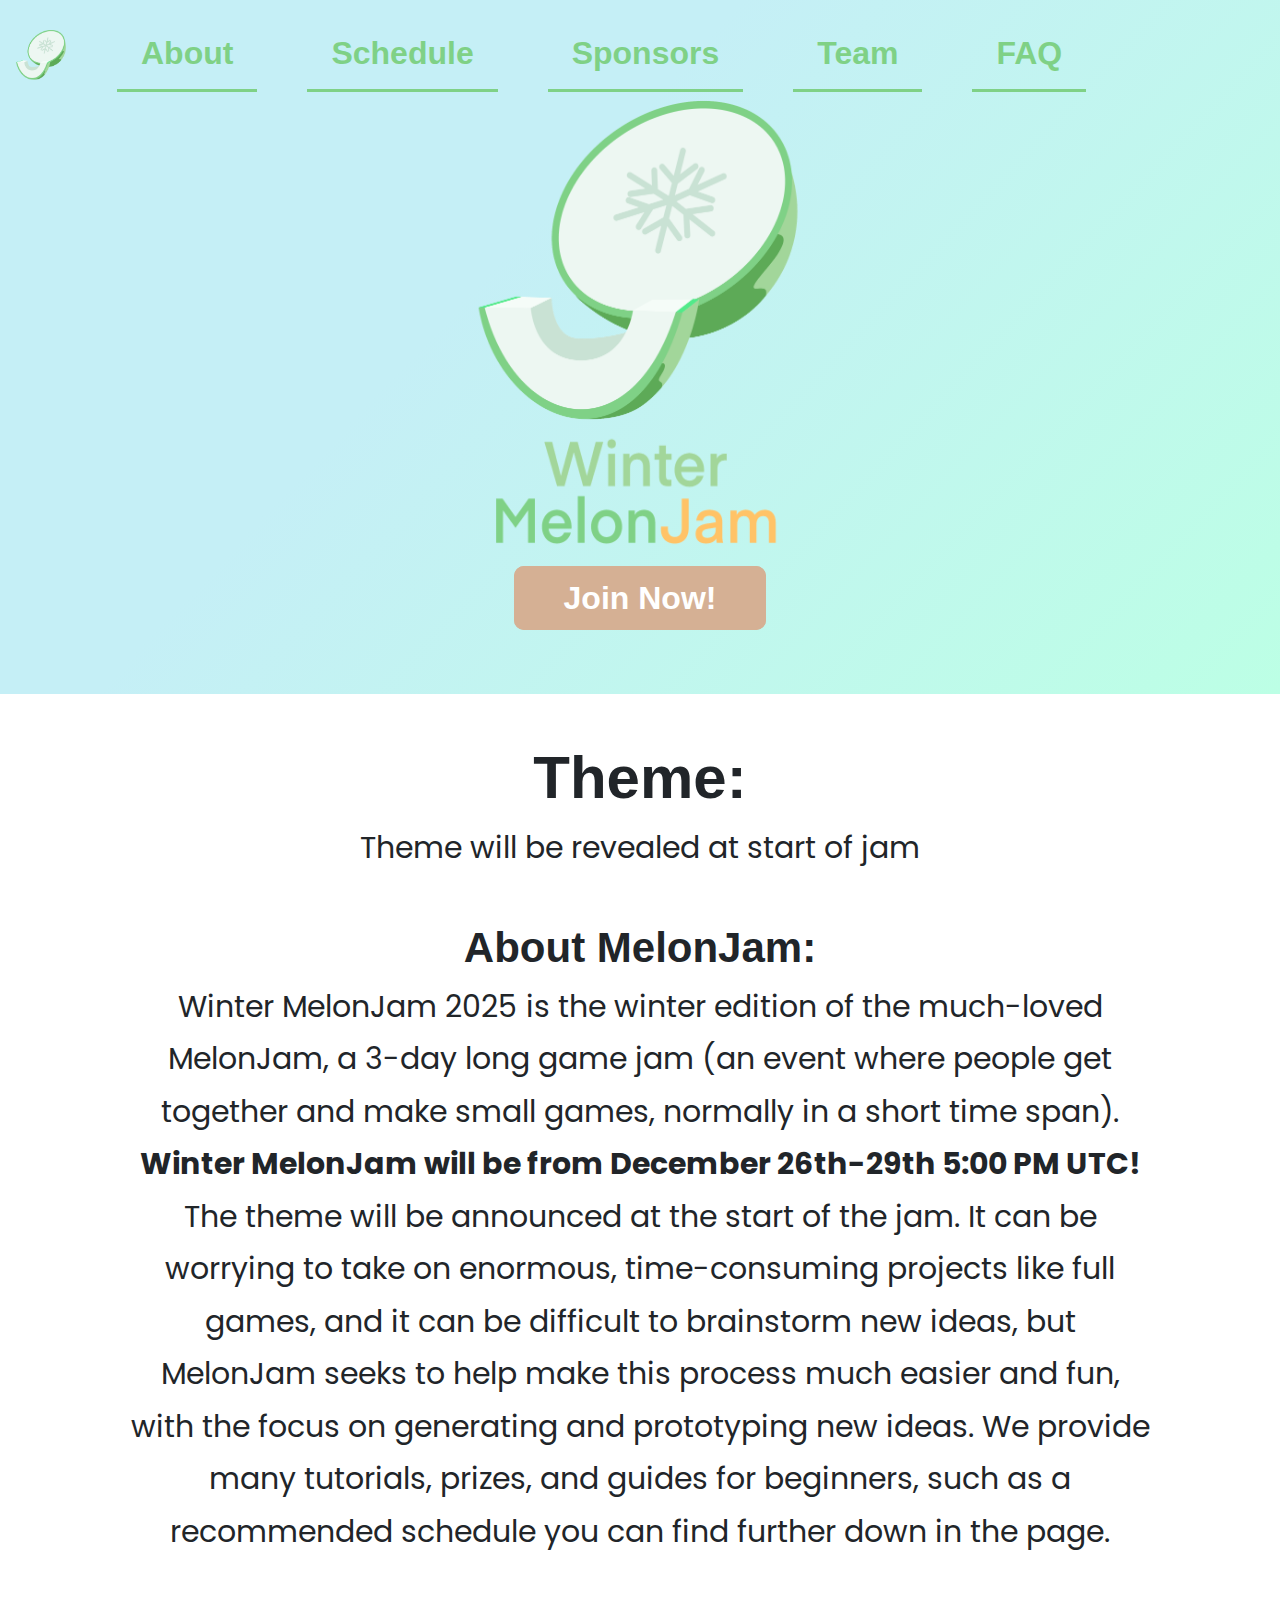
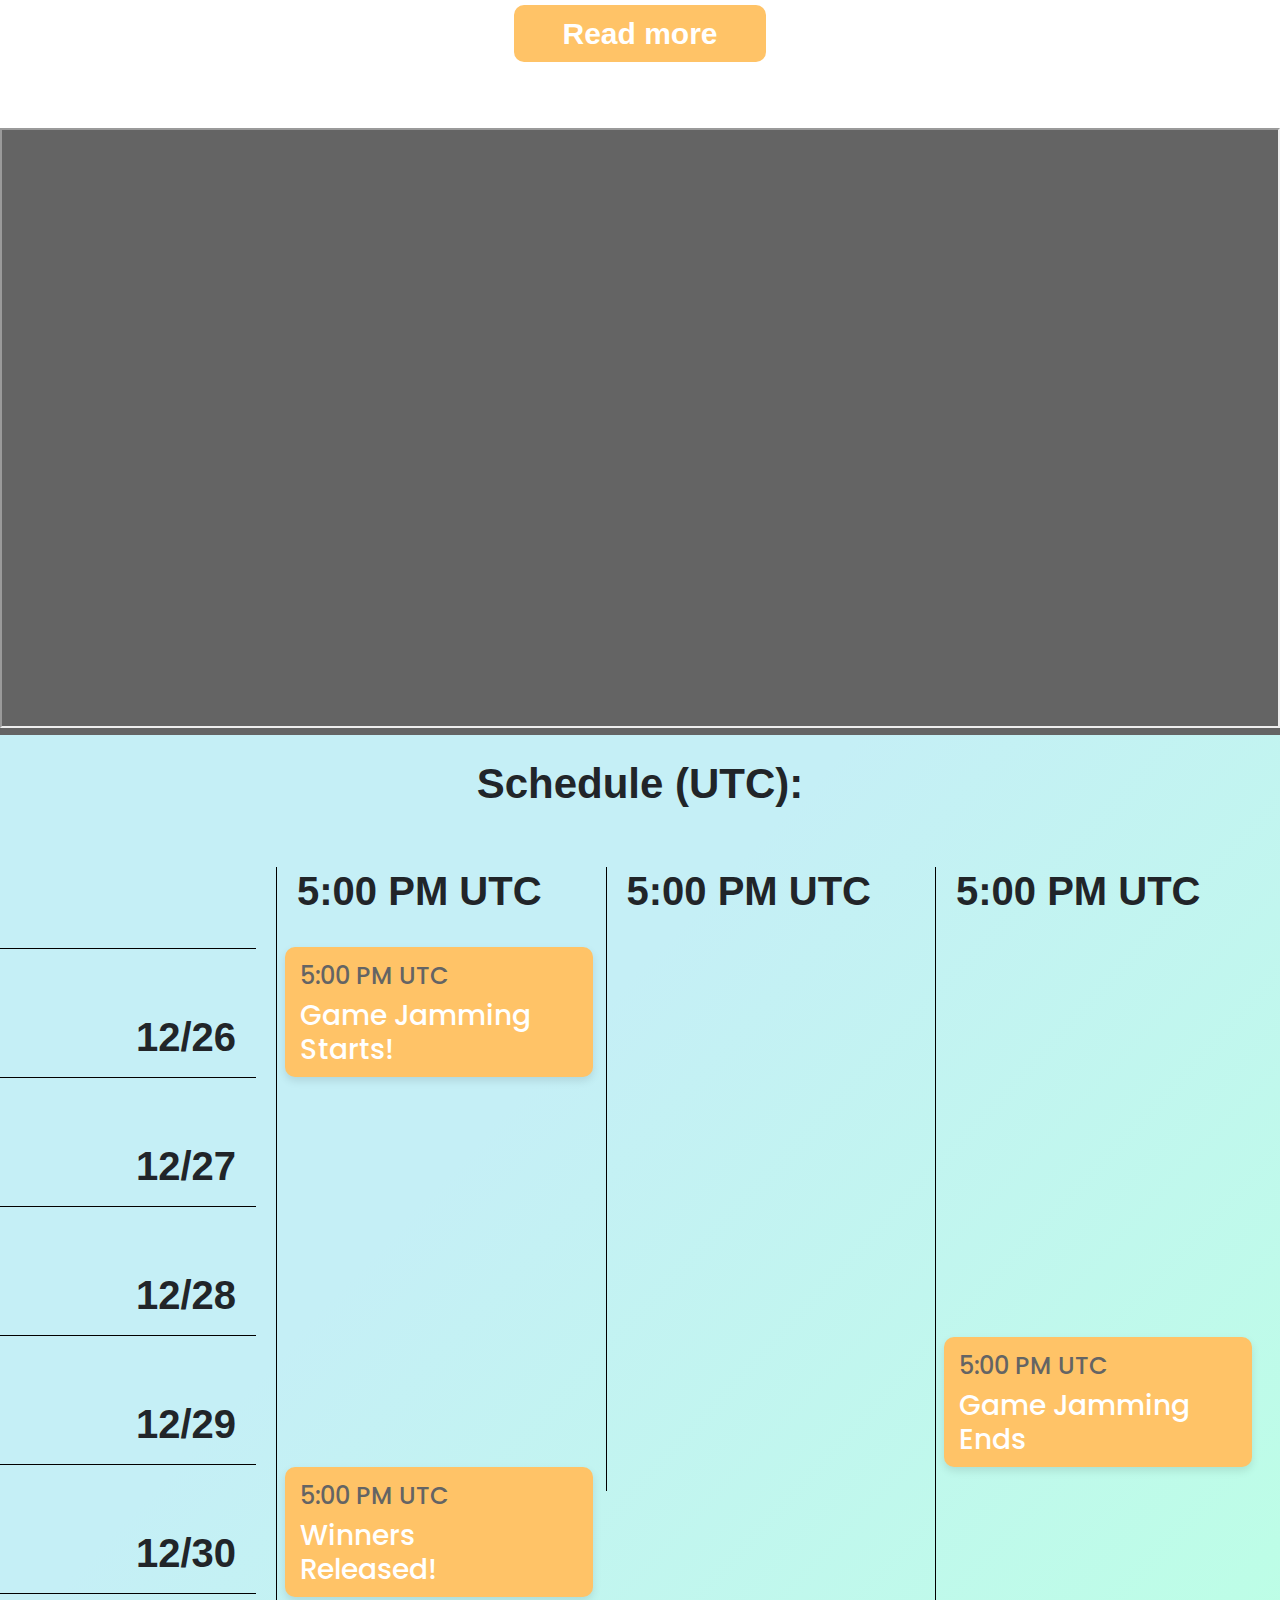
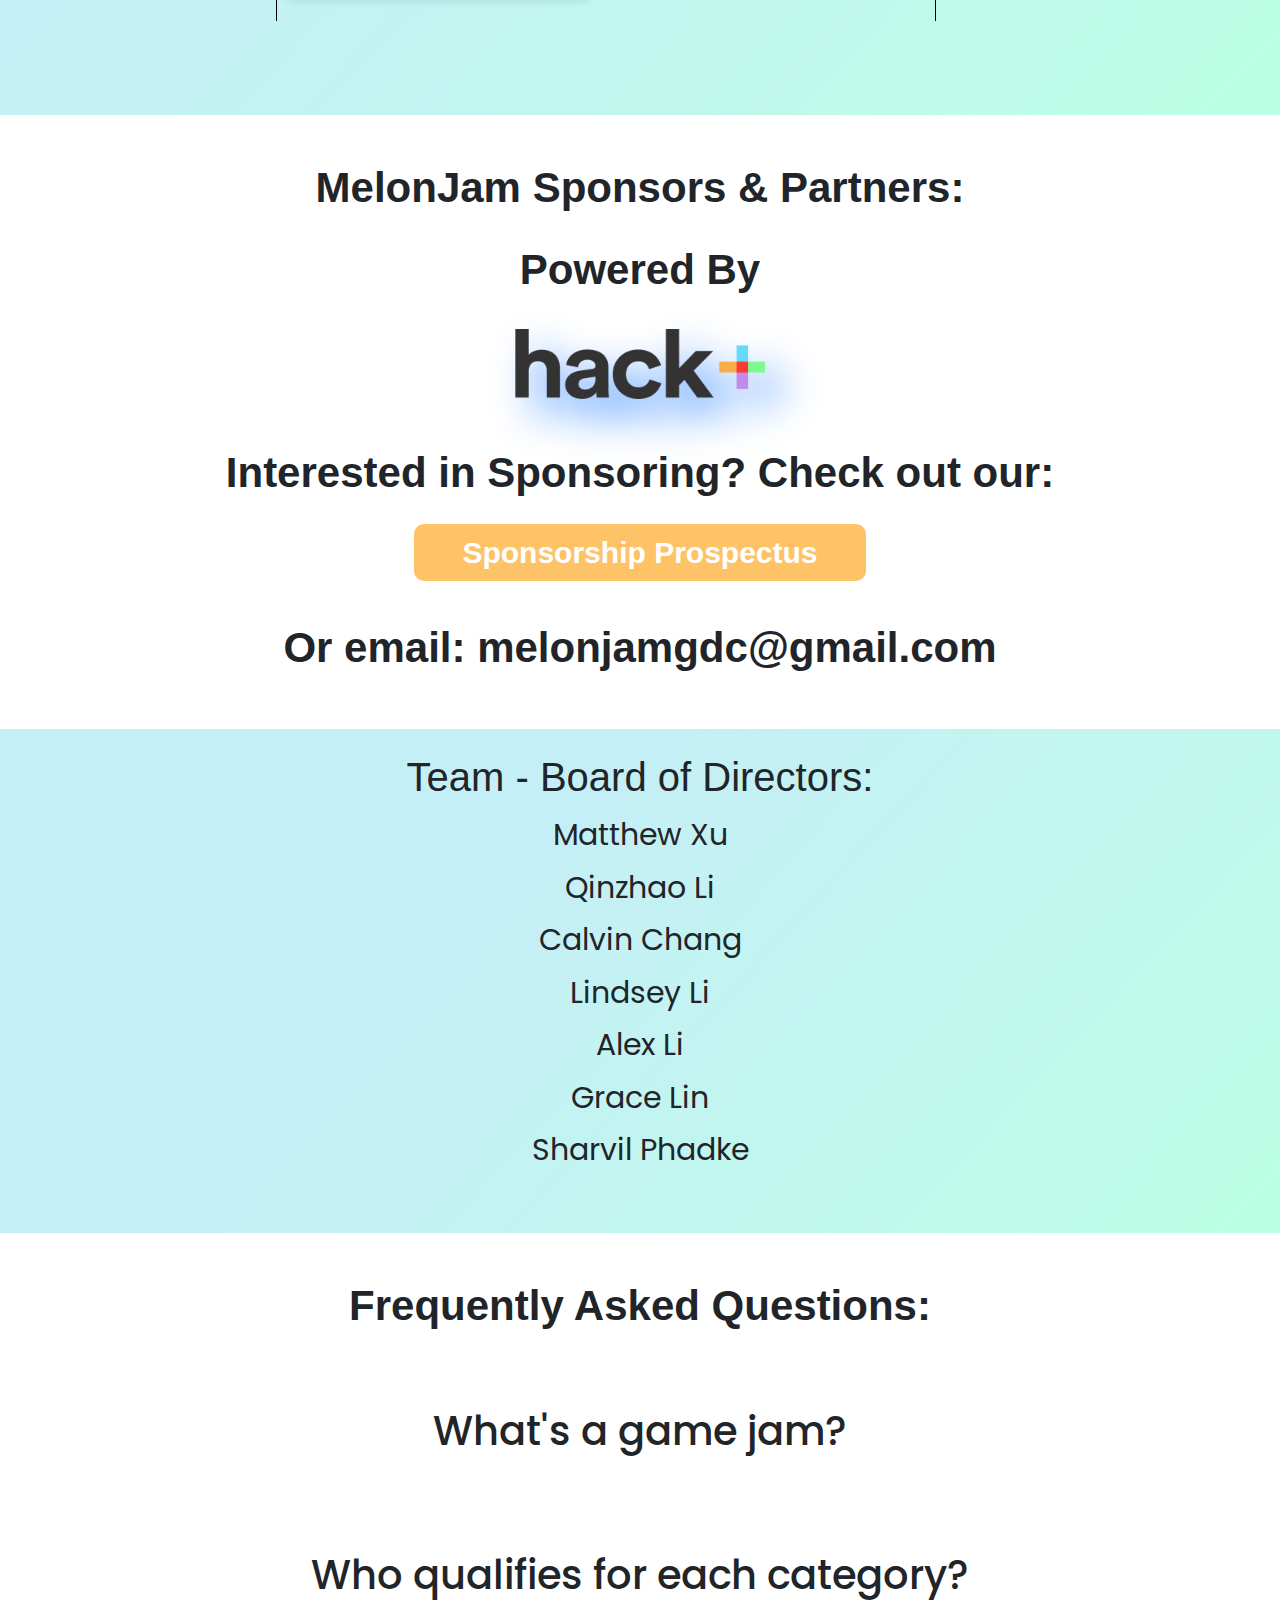
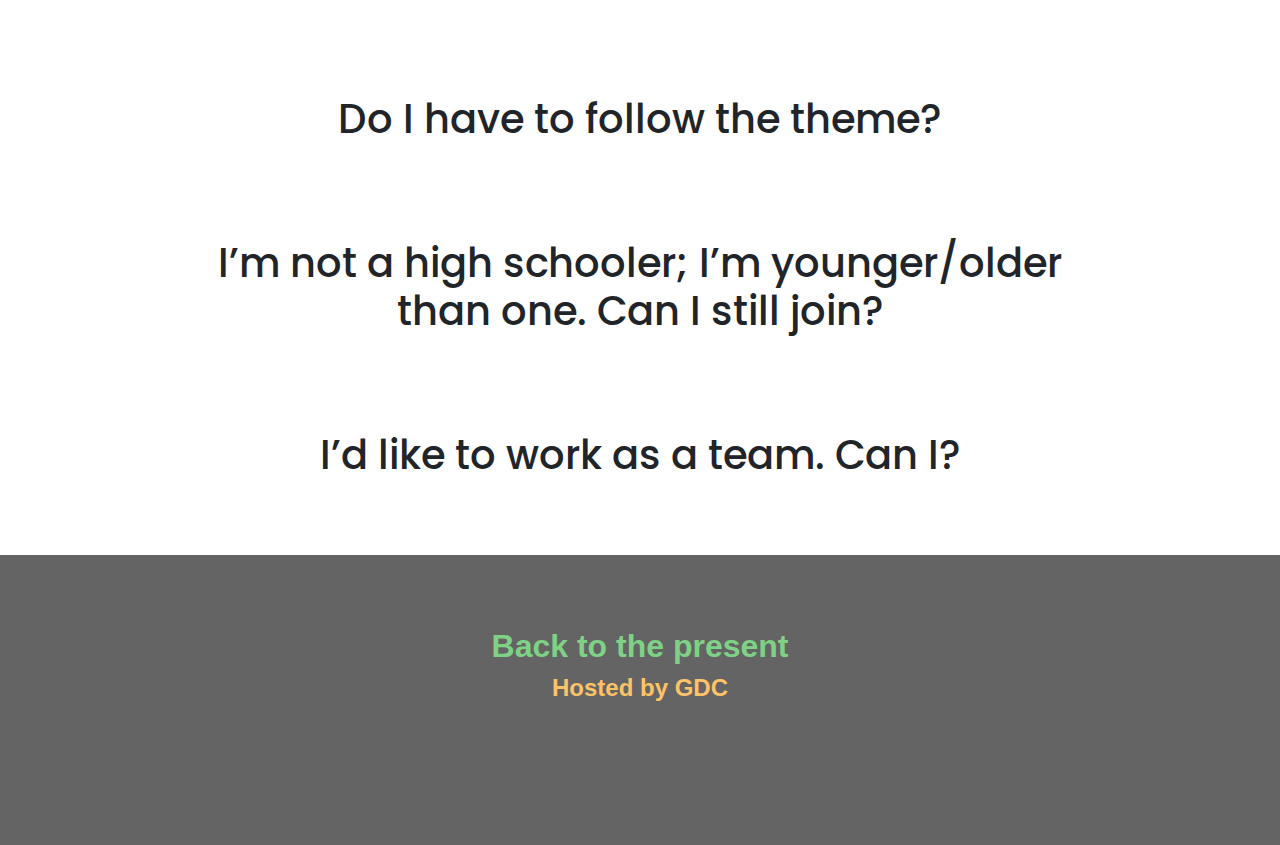
<file: winter2025.html>
<!DOCTYPE html>
<html lang="en">

<head>
    <!-- Required meta tags -->
    <meta charset="utf-8">
    <meta name="viewport" content="width=device-width, initial-scale=1, shrink-to-fit=yes">

    <!-- Page Preview Information -->
    <meta name="description"
        content="Winter MelonJam is a game jam created by the Cupertino Game Dev Club with the intent of bridging the gap between aspiring game developers, especially students, and experienced game developers.">
    <meta name="keywords"
        content="MelonJam 2, MelonJam 3, Winter MelonJam, Melon Jam, MelonJam, Game Jam, CGDC, GDC, Game Dev Club, Cupertino, Cupertino Game Dev Club, Cupertino Game Development Club, Hackathon, Games, Video Games, Programming, Coding, Development, Unity, C#">
    <meta property="og:title" content="Winter MelonJam">
    <meta property="twitter:title" content="Winter MelonJam">
    <meta property="og:description"
        content="Winter MelonJam is a game jam created by the Cupertino Game Dev Club with the intent of bridging the gap between high schoolers with a game development interest and experienced game developers.">
    <meta property="twitter:description"
        content="Winter MelonJam is a game jam created by the Cupertino Game Dev Club with the intent of bridging the gap between high schoolers with a game development interest and experienced game developers.">
    <meta property="og:image" content="images/Winter MelonJam 2023/logos/icon.png">
    <meta property="twitter:image" content="images/Winter MelonJam 2023/logos/icon.png">
    <meta property="og:url" content="http://melonjam.gamedevclub.tech/">
    <link rel="shortcut icon" href="images/Winter MelonJam 2023/logos/icon.png" />

    <!-- CSS stylesheets -->
    <link rel="stylesheet" href="css/2023-2024.css">

    <!-- JavaScripts -->
    <script type="text/javascript" src="js/primary.js"></script>

    <!-- Fonts -->
    <link
        href="https://fonts.googleapis.com/css2?family=Poppins:ital,wght@0,100;0,200;0,300;0,400;0,500;0,600;0,700;0,800;0,900;1,100;1,200;1,300;1,400;1,500;1,600;1,700;1,800;1,900&display=swap"
        rel="stylesheet">

    <!-- Bootstrap -->
    <!-- <script src="https://code.jquery.com/jquery-3.4.1.slim.min.js" integrity="sha384-J6qa4849blE2+poT4WnyKhv5vZF5SrPo0iEjwBvKU7imGFAV0wwj1yYfoRSJoZ+n" crossorigin="anonymous"></script>
	<script src="https://cdn.jsdelivr.net/npm/popper.js@1.16.0/dist/umd/popper.min.js" integrity="sha384-Q6E9RHvbIyZFJoft+2mJbHaEWldlvI9IOYy5n3zV9zzTtmI3UksdQRVvoxMfooAo" crossorigin="anonymous"></script>
	<script src="https://stackpath.bootstrapcdn.com/bootstrap/4.4.1/js/bootstrap.min.js" integrity="sha384-wfSDF2E50Y2D1uUdj0O3uMBJnjuUD4Ih7YwaYd1iqfktj0Uod8GCExl3Og8ifwB6" crossorigin="anonymous"></script>

	<link rel="stylesheet" href="https://stackpath.bootstrapcdn.com/bootstrap/4.4.1/css/bootstrap.min.css" integrity="sha384-Vkoo8x4CGsO3+Hhxv8T/Q5PaXtkKtu6ug5TOeNV6gBiFeWPGFN9MuhOf23Q9Ifjh" crossorigin="anonymous">
	<link rel="stylesheet" href="https://stackpath.bootstrapcdn.com/font-awesome/4.7.0/css/font-awesome.min.css"> -->

    <link rel="stylesheet" href="https://maxcdn.bootstrapcdn.com/bootstrap/4.5.0/css/bootstrap.min.css">
    <script src="https://ajax.googleapis.com/ajax/libs/jquery/3.5.1/jquery.min.js"></script>
    <script src="https://cdnjs.cloudflare.com/ajax/libs/popper.js/1.16.0/umd/popper.min.js"></script>
    <script src="https://maxcdn.bootstrapcdn.com/bootstrap/4.5.0/js/bootstrap.min.js"></script>

    <link rel="stylesheet" href="https://cdnjs.cloudflare.com/ajax/libs/font-awesome/4.7.0/css/font-awesome.min.css">

    <title>Winter MelonJam</title>

</head>

<style type="text/css">
    body,
    html {
        background-color: rgb(100, 100, 100);
    }

    #customers {
        border-collapse: collapse;
        width: 80%;
        margin-left: auto;
        margin-right: auto;
    }

    #customers td,
    #customers th {
        border: 1px solid #ddd;
        padding: 8px;
    }

    #customers tr:nth-child(even) {
        background-color: #f2f2f2;
    }

    #customers tr:hover {
        background-color: #ddd;
    }

    #customers th {
        padding-top: 12px;
        padding-bottom: 12px;
        text-align: left;
        background-color: #04AA6D;
        color: white;
    }

    .game {
        object-fit: cover;
        cursor: pointer;
    }

    @media (max-width: 1250px) {
        #customers {
            display: none;
        }

        .title {
            display: none;
        }
    }
</style>

<body>

    <div id="header-div">
        <br>
        <nav class="navbar navbar-expand-md bg-transparent navbar-light">
            <a class="navbar-brand" href="#" onclick="scrollToTop()">
                <img src="images/Winter MelonJam 2023/logos/icon.png" alt="MelonJam" id="navbar-logo">
            </a>
            <button class="navbar-toggler" type="button" data-toggle="collapse" data-target="#collapsibleNavbar">
                <span class="navbar-toggler-icon"></span>
            </button>
            <div class="collapse navbar-collapse navbar-toggleable-sm" id="collapsibleNavbar">
                <ul class="navbar-nav">
                    <li class="nav-item">
                        <a class="navbutton" href="#about" onclick="scrollToElement('about-div')">About</a>
                    </li>
                    <li class="nav-item">
                        <a class="navbutton" href="#schedule" onclick="scrollToElement('schedule-div')">Schedule</a>
                    </li>
                    <li class="nav-item">
                        <a class="navbutton" href="#sponsors" onclick="scrollToElement('sponsors-div')">Sponsors</a>
                    </li>
                    <li class="nav-item">
                        <a class="navbutton" href="#team" onclick="scrollToElement('team-div')">Team</a>
                    </li>
                    <li class="nav-item">
                        <a class="navbutton" href="#FAQ" onclick="scrollToElement('faq-div')">FAQ</a>
                    </li>
                </ul>
            </div>
        </nav>

        <img src="images/Winter MelonJam 2024/2024wmj.png" alt="MelonJam" id="header-logo" onclick="scrollToTop()">

        <!-- <h1 id="dates"><span style="color: rgb(127, 209, 134);">July 23rd</span> <span style="color: rgb(255, 195, 103);">to</span> <span style="color: rgb(255, 195, 103);">July 25th</span></h1> -->

        <br><br>

        <a href="https://itch.io/jam/wmj2025" id="join-button" target="_blank">Join Now!</a>
        <br><br><br><br>
    </div>


    <div id="about-div">
        <br><br>
        <h1 style="font-size: 60px; font-weight: 600;">Theme:</h1>
        <h1 style="width: 80vw; margin: auto; line-height: 1.75; font-weight: 400; font-size: 30px; font-family: 'Poppins', sans-serif;">Theme will be revealed at start of jam</h1>
        <!-- <img src="images/Winter MelonJam 2024/theme.png" alt="Theme" class="theme" width="921"> -->
        <!-- <h1 style="font-size: 50px; font-weight: 600; font-family: 'Century Gothic', sans-serif;">Starts in <p
				id="demo"></p>

			<script>
				// Set the date we're counting down to
				var countDownDate = new Date("2024-12-27T17:00:00Z");

				// Update the count down every 1 second
				var x = setInterval(function () {

					// Get today's date and time
					var now = new Date().getTime();
					// Find the distance between now and the count down date
					var distance = countDownDate - now;

					// Time calculations for days, hours, minutes and seconds
					var days = Math.floor(distance / (1000 * 60 * 60 * 24));
					var hours = Math.floor((distance % (1000 * 60 * 60 * 24)) / (1000 * 60 * 60));
					var minutes = Math.floor((distance % (1000 * 60 * 60)) / (1000 * 60));
					var seconds = Math.floor((distance % (1000 * 60)) / 1000);

					// Output the result in an element with id="demo"
					document.getElementById("demo").innerHTML = days + "d " + hours + "h "
						+ minutes + "m " + seconds + "s ";

					// If the count down is over, write some text 
					if (distance < 0) {
						clearInterval(x);
						document.getElementById("demo").innerHTML = "EXPIRED";
					}
				}, 1000);
			</script> -->
        </h1>
        <br><br>
        <!-- <br><br> -->
        <!-- <h1 style="font-size: 60px; font-weight: 600;">Theme: <p>Cozy</p></h1> -->
        <!--<br><br>
		<h1 style="font-size: 60px; font-weight: 600;">Late submissions by <p class="timer" time="1672617600000"></p></h1>-->
        <!-- <br><br> -->

        <h1 style="font-size: 42px; font-weight: 600;">About MelonJam:</h1>
        <h1
            style="width: 80vw; margin: auto; line-height: 1.75; font-weight: 400; font-size: 30px; font-family: 'Poppins', sans-serif;">
            Winter MelonJam 2025 is the winter edition of the much-loved MelonJam, a 3-day long game jam (an event where
            people get together and make small games, normally in a short time span). <b>Winter MelonJam will be from
                December 26th-29th 5:00 PM UTC!</b> The theme will be announced at the start of the jam. It can be
            worrying to
            take on enormous, time-consuming projects like full games, and it can be difficult to brainstorm new ideas,
            but MelonJam seeks to help make this process much easier and fun, with the focus on generating and
            prototyping new ideas. We provide many tutorials, prizes, and guides for beginners, such as a recommended
            schedule you can find further down in the page.
            <br><br>
            <span id="about-more-text">
                Winter MelonJam was created by the Cupertino Game Development Club with the intent of bridging the gap
                between high schoolers with a game development interest and experienced game developers. We offer a
                chance for students interested in game development to try their hand at making a small game while
                encouraging them to improve their skills so that they can make something big in the future. True to the
                purpose of a game jam, MelonJam also gives developers a chance to have fun brainstorming and developing
                a game, irrespective of experience.
                <br><br>
            </span>
        </h1>
        <a id="read-more-button" onclick="readMore()">Read more</a>
        <br><br><br><br>
    </div>

    <iframe src="https://alimadcorp.github.io/extras/wmj24tier.html" title="Tier Selector" width="100%"
        height="600px"></iframe>


    <div id="schedule-div">
        <br>
        <h1 style="font-size: 42px; font-weight: 600;">Schedule (UTC):</h1>
        <!-- <br>
		<h1 style="font-weight: 400; font-size: 36px; font-family: 'Poppins', sans-serif; line-height: 2;"><i>August 6th, 8:00 AM:</i> Theme Announced<br><i>August 9th, 6:00 PM:</i> MelonJam Ends</h1>
		<br><br><br> -->

        <div id="days">
            <hr style="border-color: black;">
            <br><br>
            <h1 class="day-text">12/26</h1>
            <hr style="border-color: black;">
            <br><br>
            <h1 class="day-text">12/27</h1>
            <hr style="border-color: black;">
            <br><br>
            <h1 class="day-text">12/28</h1>
            <hr style="border-color: black;">
            <br><br>
            <h1 class="day-text">12/29</h1>
            <hr style="border-color: black;">
            <br><br>
            <h1 class="day-text">12/30</h1>
            <hr style="border-color: black;">
        </div>

        <div id="timings">
            <div class="time-column">
                <h1 class="time-text">5:00 PM UTC</h1>
                <br>
                <div class="event special" onclick="openModal('start-modal')">
                    <h4 style="color: rgb(100, 100, 100);">5:00 PM UTC</h4>
                    <h3>Game Jamming<br>Starts!</h3>
                </div>
                <div id="start-modal" class="event-modal">
                    <span class="close" onclick="closeModal('start-modal')">&times</span>
                    <h3 style="font-weight: 700">Game Jamming Begins!</h3>
                    <div style="margin-top: 15px; padding-left: 5px;">
                        <i class="icon fa fa-clock-o"></i>
                        <h4
                            style="font-weight: 600; font-family: 'Poppins', sans-serif; display: inline-block; padding-left: 10px; margin-top: -2px; vertical-align: top;">
                            12/28, 5:00 PM UTC</h4>
                        <br>
                        <i class="icon fa fa-external-link"></i>
                        <h4
                            style="font-weight: 600; font-family: 'Poppins', sans-serif; display: inline-block; padding-left: 10px; margin-top: -2px; vertical-align: top;">
                            <a href="https://itch.io/jam/winter-melonjam-2023">Itch</a>
                        </h4>
                    </div>
                </div>
                <div class="event placeholder">
                    <h1>placeholder</h1>
                </div>
                <div class="event placeholder">
                    <h1>placeholder</h1>
                </div>
                <div class="event placeholder">
                    <h1>placeholder</h1>
                </div>
                <div class="event special" onclick="openModal('speaker-modal')">
                    <h4 style="color: rgb(100, 100, 100);">5:00 PM UTC</h4>
                    <h3>Winners<br>Released!</h3>
                </div>
                <div id="speaker-modal" class="event-modal" style="margin-top: 15px">
                    <span class="close" onclick="closeModal('speaker-modal')">&times</span>
                    <h3 style="font-weight: 700">Winners Released!</h3>
                    <div style="margin-top: 15px; padding-left: 5px;">
                        <i class="icon fa fa-clock-o"></i>
                        <h4
                            style="font-weight: 600; font-family: 'Poppins', sans-serif; display: inline-block; padding-left: 10px; margin-top: -2px; vertical-align: top;">
                            1/7, 5:00 PM UTC</h4>
                    </div>
                </div>

                <br>
            </div>

            <div class="time-column">
                <h1 class="time-text">5:00 PM UTC</h1>
                <br>
                <div class="event placeholder">
                    <h1>placeholder</h1>
                </div>
                <div class="event placeholder">
                    <h1>placeholder</h1>
                </div>
                <div class="event placeholder">
                    <h1>placeholder</h1>
                </div>
                <div class="event placeholder">
                    <h1>placeholder</h1>
                </div>
                <br>
            </div>

            <div class="time-column">
                <h1 class="time-text">5:00 PM UTC</h1>
                <br>
                <div class="event placeholder">
                    <h1>placeholder</h1>
                </div>
                <div class="event placeholder">
                    <h1>placeholder</h1>
                </div>
                <div class="event placeholder">
                    <h1>placeholder</h1>
                </div>
                <div class="event special" onclick="openModal('end-modal')">
                    <h4 style="color: rgb(100, 100, 100);">5:00 PM UTC</h4>
                    <h3>Game Jamming<br>Ends</h3>
                </div>
                <div id="end-modal" class="event-modal" style="margin-top: 15px">
                    <span class="close" onclick="closeModal('end-modal')">&times</span>
                    <h3 style="font-weight: 700">Game Jamming Ends!</h3>
                    <div style="margin-top: 15px; padding-left: 5px;">
                        <i class="icon fa fa-clock-o"></i>
                        <h4
                            style="font-weight: 600; font-family: 'Poppins', sans-serif; display: inline-block; padding-left: 10px; margin-top: -2px; vertical-align: top;">
                            12/30, 5:00 PM UTC</h4>
                        <br>
                        <i class="icon fa fa-external-link"></i>
                        <h4
                            style="font-weight: 600; font-family: 'Poppins', sans-serif; display: inline-block; padding-left: 10px; margin-top: -2px; vertical-align: top;">
                            <a href="https://itch.io/jam/winter-melonjam-2023">Itch</a>
                        </h4>
                    </div>
                </div>
                <div class="event placeholder">
                    <h1>placeholder</h1>
                </div>
                <br>
            </div>
        </div>

        <!-- <a id="schedule-extra-button" href="https://docs.google.com/document/u/2/d/e/2PACX-1vS5exbYTrnrH4fh5Hk76hvXFWTLVsvRpTIGnIp1Lgep0XXe35ehi75WpvubAvUf_Ws_qDwAy9gmnwWi/pub">View recommended schedule</a> -->
    </div>

    <div id="sponsors-div">
        <br><br>
        <h1 style="font-size: 42px; font-weight: 600; font-family: 'Century Gothic', sans-serif;">MelonJam Sponsors &
            Partners:</h1>


        <br>
<!--         

        <h1 style="font-size: 42px; font-weight: 600; font-family: 'Century Gothic', sans-serif;">Gold Tier</h1>

        <div style="width: 500px; position: relative;" class="sponsor">
            <img decoding="async" width="177" height="192"
                src="https://cartooncoffeegames.com/wp-content/uploads/2023/01/CC-Wave-001.gif"
                class="attachment-large size-large wp-image-298" style="-webkit-filter: drop-shadow(5px 5px 5px #ffd700);
    filter: drop-shadow(5px 5px 5px #ffd700);" onclick="window.open('https://cartooncoffeegames.com/')">

            <img src="images/Winter MelonJam 2023/sponsors/cartoon-coffee.png" alt="Cartoon Coffee"
                style="width:fit-content; position: absolute; top: 50%; left: 50%; transform: translate(-65%, -20%); min-width: 446px"
                class="sponsor sp-gold" width="446" height="121"
                onclick="window.open('https://cartooncoffeegames.com/')">
        </div>

        <img src="images/Winter MelonJam 2023/sponsors/synty_studios.png" alt="Synty Studios" class="sponsor sp-gold"
            width="400" height="150" onclick="window.open('https://www.syntystudios.com/')">

        <img src="https://img.itch.zone/aW1nLzE4ODg1MzI3LnBuZw==/original/Z6QDWV.png" alt="Synty Studios"
            class="sponsor sp-gold" width="300" height="150" onclick="window.open('https://gamesalad.com/')">





        <h1 style="font-size: 42px; font-weight: 600; font-family: 'Century Gothic', sans-serif;">Silver Tier</h1>



        <img src="images/MelonJam 5/sponsors/onepassword.png" alt="1password" class="sponsor sp-silver" width="300"
            height="=80" onclick="window.open('https://1password.com/')">

        <img src="images/Winter MelonJam 2023/sponsors/WeLoveIndies.png" alt="WeLoveIndies" class="sponsor sp-silver"
            width="300" height="73" onclick="window.open('https://www.weloveindies.com/en')">

        <br>
        <img src="images/Winter MelonJam 2023/sponsors/interview-cake.png" alt="Interview Cake"
            class="sponsor sp-silver" width="400" height="74" onclick="window.open('https://www.interviewcake.com/')">

        <img src="images/Winter MelonJam 2023/sponsors/wolfram.png" alt="Wolfram" class="sponsor sp-silver" width="170"
            height="136.5" onclick="window.open('https://www.wolfram.com')">



        <img src="https://img.itch.zone/aW1nLzE4ODc5OTY0LnBuZw==/original/%2B0Q30r.png" alt="Simmer.io"
            class="sponsor sp-silver" width="250" height="80" onclick="window.open('https://odininspector.com/')">

        <br>

        <h1 style="font-size: 42px; font-weight: 600; font-family: 'Century Gothic', sans-serif;">Bronze Tier</h1>

        <img src="https://img.itch.zone/aW1nLzE4ODc5OTE0LnBuZw==/original/OSXOo1.png" alt="Desos"
            class="sponsor sp-bronze" width="300" height="80" onclick="window.open('https://kronnect.com/')">

        <img src="https://img.itch.zone/aW1nLzE4ODc5OTM1LnBuZw==/original/qq7Xly.png" alt="Construct"
            class="sponsor sp-bronze" width="180" height="180" onclick="window.open('https://armory3d.org/')">

        <img src="https://img.itch.zone/aW1nLzE4ODc5OTE4LnBuZw==/original/o7BPbw.png" alt="Kenney"
            class="sponsor sp-bronze" width="260" height="60"
            onclick="window.open('https://www.image-line.com/fl-studio/')">

        <br>
        <img src="images/Winter MelonJam 2023/sponsors/aseprite.png" alt="Aseprite" class="sponsor sp-bronze"
            width="142" height="57" onclick="window.open('https://aseprite.com')">

        <img src="images/Winter MelonJam 2023/sponsors/pyxel-edit.png" alt="Pyxel Edit" class="sponsor sp-bronze"
            width="158" height="58" onclick="window.open('https://pyxeledit.com/')">
        <img src="https://img.itch.zone/aW1nLzE4ODc5ODcyLnBuZw==/original/%2FQEGdJ.png" alt="AoPS"
            class="sponsor sp-bronze" width="240" height="80" onclick="window.open('https://www.minifantasy.net/')">

        <br> -->

        <h1 style="font-size: 42px; font-weight: 600; font-family: 'Century Gothic', sans-serif;">Powered By</h1>

        <img src="images/Winter MelonJam 2023/sponsors/hack+.png" alt="Hack+" class="sponsor" style="-webkit-filter: drop-shadow(20px 20px 20px #579dff);
    filter: drop-shadow(20px 20px 20px #579dff);" width="250" height="70" onclick="window.open('https://hackplus.io')">
        <br><br>

        <h1 style="font-size: 42px; font-weight: 600;">Interested in Sponsoring? Check out our:</h1>
        <br>
        <a id="prospectus-button" target="_blank"
            href="https://drive.google.com/file/d/1O6n6gKgSvA3WhGODTT7OlHT7Q963QRlW/view">Sponsorship Prospectus</a>
        <br>
        <br>
        <br>
        <h1 style="font-size: 42px; font-weight: 600;"> Or email: melonjamgdc@gmail.com</h1>
        <br><br>
    </div>

	<div id="team-div">
		<br>
		<h1>Team - Board of Directors:</h1>
		<h1 style="font-weight: 400; font-size: 30px; font-family: 'Poppins', sans-serif; line-height: 1.75;">
			Matthew Xu<br>
			Qinzhao Li<br>
			Calvin Chang<br>
			Lindsey Li<br>
			Alex Li<br>
			Grace Lin<br>
			Sharvil Phadke<br>
		</h1>
		<br><br>
	</div>

    <div id="faq-div">
        <br><br>
        <h1 style="font-size: 42px; font-weight: 600; font-family: 'Century Gothic', sans-serif;">Frequently Asked
            Questions:</h1>
        <br>

        <div class="faq" onclick="expandFAQ(0)" onmouseover="enterHoverFAQ(0)" onmouseout="exitHoverFAQ(0)">
            <h1 style="font-weight: 500;">What's a game jam?</h1>
            <p class="faq-answer">
                <br>
                A game jam is a lot like a hackathon for games. People develop games using any tools that they have,
                then submit them by a due date. As with hackathons, people are free to use any resources that are
                available to them to develop their game: their game engine of choice, their digital art program of
                choice, youtube coding tutorials, books on art, anything. You can even use human resources—you can team
                up with others to make your game better.
                <br><br>
                Most game jams, as does MelonJam, also have a theme. Some jams prefer or require that you stick to the
                theme; others don’t, and only intend for the theme to be a tool to kickstart your brainstorming. To make
                the jam more challenging and to enforce creativity via restriction, MelonJam requires that you connect
                your game to the theme in some way.
                <br><br>
            </p>
        </div>

        <div class="faq" onclick="expandFAQ(1)" onmouseover="enterHoverFAQ(1)" onmouseout="exitHoverFAQ(1)">
            <h1 style="font-weight: 500;">Who qualifies for each category?</h1>
            <p class="faq-answer">
                <br>
                In general, anyone who does not have much experience in game jams or game-making can participate in the
                Novice
                category; those who are moderately experienced participate in Intermediate; those who are more skilled
                in terms of
                years of experience or completed projects/jams participate in Advanced. We have more detailed guidelines
                for determining
                your division, please use the tier selector above.
                <br><br>
                We encourage participants who are more skilled to participate in any category above the one they qualify
                for, as these
                categories often have less competition (especially Advanced). Teams may also be disqualified
                if their submission is unreasonably skilled, especially in Novice.
                <br><br>
                No category is limited to age or grade, and we welcome everyone to participate.
                <br><br>
            </p>
        </div>

        <div class="faq" onclick="expandFAQ(2)" onmouseover="enterHoverFAQ(2)" onmouseout="exitHoverFAQ(2)">
            <h1 style="font-weight: 500;">Do I have to follow the theme?</h1>
            <p class="faq-answer">
                <br>
                Yes; to be eligible for a prize, your game must have some aspect that fits the theme in some way. This
                is because we want to make the jam more challenging as well as enforce creativity through restriction.
                <br><br>
            </p>
        </div>

        <br>

        <div class="faq" onclick="expandFAQ(3)" onmouseover="enterHoverFAQ(3)" onmouseout="exitHoverFAQ(3)">
            <h1 style="font-weight: 500;">I’m not a high schooler; I’m younger/older than one. Can I still join? </h1>
            <p class="faq-answer">
                <br>
                Yes; we do not intend to restrict anyone from participating in MelonJam. While we do target
                pre-collegiate students in particular, we believe that there is much to gain from having people from all
                sorts of backgrounds share their games and ideas with others.
                <br><br>
                That said, we sometimes have a few prizes that strictly benefit high schoolers, but if you win them, you
                can choose to pass them on.
                <br><br>
            </p>
        </div>

        <div class="faq" onclick="expandFAQ(4)" onmouseover="enterHoverFAQ(4)" onmouseout="exitHoverFAQ(4)">
            <h1 style="font-weight: 500;">I’d like to work as a team. Can I?</h1>
            <p class="faq-answer">
                <br>
                Yes, you may work in teams of up to 4 people. If you are set on having a team larger than that, contact
                the hosts. However, depending on the exact numbers, having team members who are experienced in
                game-making
                will require you to enter in higher divisions.
                <br><br>
            </p>
        </div>

        <br><br>
    </div>

    <footer id="footer">
        <br><br><br>
        <h2 class="footerMJ" onclick="window.open('./index.html')">Back to the present</h2>
        <h4 class="footerGDC" onclick="window.location.href = 'https://gamedevclub.tech'">Hosted by GDC<h4>
                <br>
    </footer>

</body>

</html>
</file>
<file: css/2020.css>
::selection {
    background: rgba(118, 250, 255, 0.164);
    text-shadow: 0px 0px 2px;
}

::-webkit-scrollbar {
    width: 10px;
    background-color: rgb(197, 239, 246);
}

/* Track */
::-webkit-scrollbar-track {
    border-radius: 0px;
    background: rgba(0, 0, 0, 0);
}

/* Handle */
::-webkit-scrollbar-thumb {
    background: rgb(127, 209, 134);
    border-radius: 10px;
}

/* Handle on hover */
::-webkit-scrollbar-thumb:hover {
    background: rgb(95, 157, 101);
}

#header-div {
    background: linear-gradient(313deg, rgba(2,0,36,1) 0%, rgba(188,255,229,1) 0%, rgba(197,239,246,1) 61%);
    margin-top: -15px;
    width: 100%;
    text-align: center;
}

#navbar-logo {
    width: 50px;
    height: 50px;
    margin-right: 35px;
    transition: all 0.5s;
}

#navbar-logo:hover {
    transform: scale(1.25);
}

.navbutton {
    display: inline-block;
    font-size: 32px;
    color: rgb(127, 209, 134);
    font-weight: 700;
    padding: 12px 24px;
    padding-bottom: 12px;
    border-radius: 0px;
    text-decoration: none;
    position: relative;
    border-bottom: solid 3px rgb(127, 209, 134);
    margin-right: 50px;
    transition: all 0.7s;
}

.navbutton:hover {
    border-bottom: none;
    border-radius: 50px;
    text-decoration: none;
    text-decoration-color: white;
    color: white;
    background-color: rgb(127, 209, 134);
}

#header-logo {
    cursor: pointer;
    width: 450px;
    height: 450px;
    text-align: center;
    transition: all 0.5s;
}

#header-logo:hover {
    transform: scale(1.05);
    /* filter: drop-shadow(5px 5px 5px rgba(255, 195, 103, 0.625)); */
}

#dates {
    font-family: 'Poppins', sans-serif;
    font-weight: 600;
}

#join-button {
    font-size: 32px;
    font-weight: 700;
    color: white;
    border: 2px solid rgb(213, 176, 148);
    background-color: rgb(213, 176, 148);
    padding: 12px 48px;
    border-radius: 10px;
    transition: all 0.5s;
    font-family: 'Century Gothic', sans-serif;
}

#join-button:hover {
    color: white;
    padding: 12px 64px;
    border-radius: 25px;
    border-color: rgb(192, 153, 133);
    text-decoration: none;
    background-color: rgb(192, 153, 133);
}

#about-div {
    width: 100%;
    text-align: center;
    background-color: white;
    font-weight: 700;
    font-family: 'Century Gothic', sans-serif;
}

#about-more-text {
    display: none;
}

#read-more-button {
    background-color: rgba(255, 195, 103, 1.0);
    cursor: pointer;
    font-size: 30px;
    color: white;
    border-radius: 10px;
    padding: 12px 48px;
    transition: all 0.5s;
}

#read-more-button:hover {
    color: white;
    background-color: rgba(247, 144, 64, 1.0);
    border-radius: 25px;
    padding: 12px 64px;
}

#schedule-div {
    background: linear-gradient(313deg, rgba(2,0,36,1) 0%, rgba(188,255,229,1) 0%, rgba(197,239,246,1) 61%);
    width: 100%;
    height: 950px;
    text-align: center;
    font-weight: 700;
    font-family: 'Century Gothic', sans-serif;
}

#days {
    margin-top: 115px;
    width: 20%;
    float: left;
    text-align: right;
}

.day-text {
    font-weight: 700;
    padding-right: 20px;
}

#timings {
    white-space: nowrap;
    float: left;
    width: 80%;
    margin-top: 50px;
    overflow-x: scroll;
}

.time-column {
    text-align: left;
    position: relative;
    width: 325px; /* 26.66% */
    display: inline-block;
    vertical-align: top;
    margin: auto;
    border-left: 1px solid black;
}

.time-text {
    font-weight: 600;
    padding-left: 20px;
}

.event {
    color: white;
    background-color: rgb(127, 209, 134);
    width: 95%;
    height: 130px;
    margin: auto;
    font-family: 'Poppins', sans-serif;
    border-radius: 10px;
    padding: 15px 0px 0px 15px;
    cursor: pointer;
    box-shadow: 0 4px 8px 0 rgba(0, 0, 0, 0.1);
    transition: all 0.2s;
}

.event:hover {
    box-shadow: 0 4px 8px 0 rgba(0, 0, 0, 0.2), 0 6px 20px 0 rgba(0, 0, 0, 0.19);
    background-color: rgb(124, 194, 130);
}

.placeholder {
    visibility: hidden;
}

.special {
    background-color: rgb(255, 195, 103);
}

.special:hover {
    background-color: rgb(245, 175, 71);
}

.event-modal {
    display: none; /* Hidden by default */
    position: absolute; /* Stay in place */
    z-index: 1; /* Sit on top */
    padding: 20px; /* Location of the box */
    width: 400px;
    height: auto;
    margin-left: 10px;
    margin-top: 10px;
    border-radius: 10px;
    padding: 20px;
    box-shadow: 0 4px 8px 0 rgba(0, 0, 0, 0.2);
    transition: all 0.2s;
    overflow: auto; /* Enable scroll if needed */
    background-color: white;
}

/* The Close Button */
.close {
    color: #aaaaaa;
    float: right;
    font-size: 28px;
    font-weight: bold;
    transition: all 0.2s;
}

.close:hover, .close:focus {
    color: #000;
    text-decoration: none;
    cursor: pointer;
    transform: scale(1.25);
}

.icon {
    transform: scale(1.5);
}

#sponsors-div {
    width: 100%;
    text-align: center;
    font-family: 'Century Gothic', sans-serif;
    background-color: white;
}

.sponsor {
    display: inline-block;
    margin: 25px 50px;
    max-width: 90%;
    height: auto;
    cursor: pointer;
    transition: all 0.5s;
}

.sponsor:hover {
    transform: scale(1.05);
}

.hackclub {
    transform: scale(2);
}

.hackclub:hover {
    transform: scale(2.05);
}

.hyperx {
    transform: translate(0px, 15px);
}

.hyperx:hover {
    transform: translate(0px, 15px) scale(1.05);
}

#prospectus-button {
    background-color: rgba(255, 195, 103, 1.0);
    cursor: pointer;
    font-size: 30px;
    font-weight: 600;
    color: white;
    border-radius: 10px;
    padding: 12px 48px;
    transition: all 0.5s;
}

#prospectus-button:hover {
    text-decoration: none;
    color: white;
    background-color: rgba(247, 144, 64, 1.0);
    border-radius: 25px;
    padding: 12px 64px;
}

#team-div {
    background: linear-gradient(313deg/* 223deg */, rgba(2,0,36,1) 0%, rgba(188,255,229,1) 0%, rgba(197,239,246,1) 61%);
    width: 100%;
    font-family: 'Century Gothic', sans-serif;
    text-align: center;
}

#faq-div {
    width: 100%;
    text-align: center;
    background-color: white;
}

.faq {
    font-family: 'Poppins', sans-serif;
    width: 75vw;
    display: inline-block;
    margin: 20px;
    padding: 24px 36px;
    cursor: pointer;
    border-radius: 20px;
    transition: all 0.3s;
}

.faq-answer {
    font-family: 'Poppins', sans-serif;
    display: none;
    font-size: 24px;
}

#footer {
    width: 100%;
    background-color: rgb(100, 100, 100);
    height: 275px;
    text-align: center;
    color: rgb(127, 209, 134);
    font-family: 'Century Gothic', sans-serif;
}

.footerMJ {
    font-weight: 600;
    cursor: pointer;
    transition: all 0.2s;
}

.footerMJ:hover {
    letter-spacing: 1px;
}

.footerGDC {
    font-weight: 600;
    color: rgb(255, 195, 103);
    cursor:pointer;
    transition: all 0.2s;
}

.footerGDC:hover {
    letter-spacing: 1px;
}

.legal {
    color: white;
    font-family: 'Poppins', sans-serif;
    width: 50%;
    font-size: 18px;
    line-height: 1.5;
    margin: auto;
}

@media screen and (max-width: 1100px) {
    .navbutton {
        font-size: 20px;
        padding: 12px 18px;
        border-bottom: solid 2px rgb(127, 209, 134);
    }

    #navbar-logo {
        display: none;
    }
}

@media screen and (max-width: 1000px) {
    .faq {
        width: 90vw;
    }
}

@media screen and (max-width: 800px) {
    .legal {
        width: 80%;
    }
}

@media screen and (max-width: 768px) {
    .navbutton {
        font-size: 28px;
        padding: 12px 96px;
        border-bottom: solid 3px rgb(127, 209, 134);
        margin-bottom: 20px;
    }
}

@media screen and (max-width: 730px) {
    #navbar-logo {
        display: none;
    }
}

@media screen and (max-width: 600px) {
    .sponsor {
        margin: 25px 0px;
    }

    .hackclub {
        transform: scale(1.75);
    }

    .hackclub:hover {
        transform: scale(1.8);
    }
}

@media screen and (max-width: 500px) {
    #header-logo {
        width: 95vw;
        height: 95vw;
    }

    .hackclub {
        transform: scale(1.5);
    }

    .hackclub:hover {
        transform: scale(1.55);
    }
}

@media screen and (max-width: 450px) {
    #prospectus-button {
        background-color: rgba(255, 195, 103, 1.0);
        cursor: pointer;
        font-size: 6.5vw;
        font-weight: 600;
        color: white;
        border-radius: 10px;
        padding: 6px 24px;
        transition: all 0.5s;
    }

    #prospectus-button:hover {
        padding: 6px 24px;
    }
}

@media screen and (max-width: 400px) {

    .hackclub {
        transform: scale(1.25);
    }

    .hackclub:hover {
        transform: scale(1.3);
    }
}

@media screen and (max-width: 350px) {

    .hackclub {
        transform: scale(1);
    }

    .hackclub:hover {
        transform: scale(1.05);
    }
}
</file>
<file: css/primary.css>
::selection {
    background: rgba(118, 250, 255, 0.164);
    text-shadow: 0px 0px 2px;
}

::-webkit-scrollbar {
    width: 10px;
    background-color: rgb(197, 239, 246);
}



/* Track */
::-webkit-scrollbar-track {
    border-radius: 0px;
    background: rgba(0, 0, 0, 0);
}

/* Handle */
::-webkit-scrollbar-thumb {
    background: rgb(127, 209, 134);
    border-radius: 10px;
}

/* Handle on hover */
::-webkit-scrollbar-thumb:hover {
    background: rgb(95, 157, 101);
}

#header-div {
    background: linear-gradient(313deg, rgba(2, 0, 36, 1) 0%, rgba(188, 255, 229, 1) 0%, rgba(197, 239, 246, 1) 61%);
    margin-top: -15px;
    width: 100%;
    text-align: center;
}

#navbar-logo {
    width: 50px;
    height: 50px;
    margin-right: 35px;
    transition: all 0.5s;
}

#navbar-logo:hover {
    transform: scale(1.25);
}

.navbutton {
    display: inline-block;
    font-size: 32px;
    color: rgb(127, 209, 134);
    font-weight: 700;
    padding: 12px 24px;
    padding-bottom: 12px;
    border-radius: 0px;
    text-decoration: none;
    position: relative;
    border-bottom: solid 3px rgb(127, 209, 134);
    margin-right: 50px;
    transition: all 0.7s;
}

.navbutton:hover {
    border-bottom: none;
    border-radius: 50px;
    text-decoration: none;
    text-decoration-color: white;
    color: white;
    background-color: rgb(127, 209, 134);
}

#header-logo {
    cursor: pointer;
    width: 450px;
    height: 450px;
    text-align: center;
    transition: all 0.5s;
}

#header-logo:hover {
    transform: scale(1.05);
    /* filter: drop-shadow(5px 5px 5px rgba(255, 195, 103, 0.625)); */
}

#dates {
    font-family: 'Poppins', sans-serif;
    font-weight: 600;
}

#join-button {
    font-size: 32px;
    font-weight: 700;
    color: white;
    border: 2px solid rgb(213, 176, 148);
    background-color: rgb(213, 176, 148);
    padding: 12px 48px;
    border-radius: 10px;
    transition: all 0.5s;
    font-family: 'Century Gothic', sans-serif;
}

#join-button:hover {
    color: white;
    padding: 12px 64px;
    border-radius: 25px;
    border-color: rgb(192, 153, 133);
    text-decoration: none;
    background-color: rgb(192, 153, 133);
}

#about-div {
    width: 100%;
    text-align: center;
    background-color: white;
    font-weight: 700;
    font-family: 'Century Gothic', sans-serif;
}

#about-more-text {
    display: none;
}

#read-more-button {
    background-color: rgba(255, 195, 103, 1.0);
    cursor: pointer;
    font-size: 30px;
    color: white;
    border-radius: 10px;
    padding: 12px 48px;
    transition: all 0.5s;
}

#read-more-button:hover {
    color: white;
    background-color: rgba(247, 144, 64, 1.0);
    border-radius: 25px;
    padding: 12px 64px;
}

#schedule-extra-button {
    margin-top: 1050px;
    background-color: rgba(255, 195, 103, 1.0);
    cursor: pointer;
    font-size: 30px;
    color: white;
    border-radius: 10px;
    padding: 12px 48px;
    transition: all 0.5s;
}

#schedule-extra-button:hover {
    background-color: rgba(247, 144, 64, 1.0);
    border-radius: 25px;
    padding: 12px 64px;
    text-decoration: none;
}

#schedule-div {
    background: linear-gradient(313deg, rgba(2, 0, 36, 1) 0%, rgba(188, 255, 229, 1) 0%, rgba(197, 239, 246, 1) 61%);
    width: 100%;
    height: 980px;
    text-align: center;
    font-weight: 700;
    font-family: 'Century Gothic', sans-serif;
}

#days {
    margin-top: 115px;
    width: 20%;
    float: left;
    text-align: right;
}

.day-text {
    font-weight: 700;
    padding-right: 20px;
}

#timings {
    white-space: nowrap;
    float: left;
    width: 80%;
    margin-top: 50px;
    overflow-x: scroll;
}

.time-column {
    text-align: left;
    position: relative;
    width: 325px;
    /* 26.66% */
    display: inline-block;
    vertical-align: top;
    margin: auto;
    border-left: 1px solid black;
}

.time-text {
    font-weight: 600;
    padding-left: 20px;
}

.event {
    color: white;
    background-color: rgb(127, 209, 134);
    width: 95%;
    height: 130px;
    margin: auto;
    font-family: 'Poppins', sans-serif;
    border-radius: 10px;
    padding: 15px 0px 0px 15px;
    cursor: pointer;
    box-shadow: 0 4px 8px 0 rgba(0, 0, 0, 0.1);
    transition: all 0.2s;
}

.event:hover {
    box-shadow: 0 4px 8px 0 rgba(0, 0, 0, 0.2), 0 6px 20px 0 rgba(0, 0, 0, 0.19);
    background-color: rgb(124, 194, 130);
}

.placeholder {
    visibility: hidden;
}

.special {
    background-color: rgb(255, 195, 103);
}

.special:hover {
    background-color: rgb(245, 175, 71);
}

.event-modal {
    display: none;
    /* Hidden by default */
    position: absolute;
    /* Stay in place */
    z-index: 1;
    /* Sit on top */
    padding: 20px;
    /* Location of the box */
    width: 400px;
    height: auto;
    margin-left: 10px;
    margin-top: 10px;
    border-radius: 10px;
    padding: 20px;
    box-shadow: 0 4px 8px 0 rgba(0, 0, 0, 0.2);
    transition: all 0.2s;
    overflow: auto;
    /* Enable scroll if needed */
    background-color: white;
}

/* The Close Button */
.close {
    color: #aaaaaa;
    float: right;
    font-size: 28px;
    font-weight: bold;
    transition: all 0.2s;
}

.close:hover,
.close:focus {
    color: #000;
    text-decoration: none;
    cursor: pointer;
    transform: scale(1.25);
}

.icon {
    transform: scale(1.5);
}

#sponsors-div {
    width: 100%;
    text-align: center;
    font-family: 'Century Gothic', sans-serif;
    background-color: white;
}

.sponsor {
    display: inline-block;
    margin: 25px 50px;
    max-width: 90%;
    cursor: pointer;
    transition: all 0.5s;
}


.sp-gold {
    -webkit-filter: drop-shadow(20px 20px 20px #ffd700);
    filter: drop-shadow(20px 20px 20px #ffd700);
}

.sp-silver {
    -webkit-filter: drop-shadow(20px 20px 20px #606568);
    filter: drop-shadow(20px 20px 20px #606568);
}

.sp-bronze {
    -webkit-filter: drop-shadow(20px 20px 20px #CD7F32);
    filter: drop-shadow(20px 20px 20px #CD7F32);
}

.theme {
    margin: 0px 0px;
    max-width: 50%;
    cursor: pointer;
    transition: all 0.5s;
}

.theme:hover {
    transform: scale(1.10);
}

.sponsor:hover {
    transform: scale(1.05);
}

#prospectus-button {
    background-color: rgba(255, 195, 103, 1.0);
    cursor: pointer;
    font-size: 30px;
    font-weight: 600;
    color: white;
    border-radius: 10px;
    padding: 12px 48px;
    transition: all 0.5s;
}

#prospectus-button:hover {
    text-decoration: none;
    color: white;
    background-color: rgba(247, 144, 64, 1.0);
    border-radius: 25px;
    padding: 12px 64px;
}

#team-div {
    background: linear-gradient(313deg
            /* 223deg */
            , rgba(2, 0, 36, 1) 0%, rgba(188, 255, 229, 1) 0%, rgba(197, 239, 246, 1) 61%);
    width: 100%;
    font-family: 'Century Gothic', sans-serif;
    text-align: center;
}

#faq-div {
    width: 100%;
    text-align: center;
    background-color: white;
}

.faq {
    font-family: 'Poppins', sans-serif;
    width: 75vw;
    display: inline-block;
    margin: 20px;
    padding: 24px 36px;
    cursor: pointer;
    border-radius: 20px;
    transition: all 0.3s;
}

.faq-answer {
    font-family: 'Poppins', sans-serif;
    display: none;
    font-size: 24px;
}

#footer {
    width: 100%;
    background-color: rgb(100, 100, 100);
    height: 275px;
    text-align: center;
    color: rgb(127, 209, 134);
    font-family: 'Century Gothic', sans-serif;
}

.footerMJ {
    font-weight: 600;
    cursor: pointer;
    transition: all 0.2s;
}

.footerMJ:hover {
    letter-spacing: 1px;
}

.footerGDC {
    font-weight: 600;
    color: rgb(255, 195, 103);
    cursor: pointer;
    transition: all 0.2s;
}

.footerGDC:hover {
    letter-spacing: 1px;
}

.legal {
    color: white;
    font-family: 'Poppins', sans-serif;
    width: 50%;
    font-size: 18px;
    line-height: 1.5;
    margin: auto;
}

@media screen and (max-width: 1100px) {
    .navbutton {
        font-size: 20px;
        padding: 12px 18px;
        border-bottom: solid 2px rgb(127, 209, 134);
    }

    #navbar-logo {
        display: none;
    }
}

@media screen and (max-width: 1000px) {
    .faq {
        width: 90vw;
    }
}

@media screen and (max-width: 800px) {
    .legal {
        width: 80%;
    }

}

@media screen and (max-width: 768px) {
    .navbutton {
        font-size: 28px;
        padding: 12px 96px;
        border-bottom: solid 3px rgb(127, 209, 134);
        margin-bottom: 20px;
    }

    #golds {
        flex-direction: column;
        align-items: center;
    }
}

@media screen and (max-width: 730px) {
    #navbar-logo {
        display: none;
    }
}

@media screen and (max-width: 600px) {
    .sponsor {
        margin: 25px 0px;
        max-width: 80vw;
    }


}

@media screen and (max-width: 500px) {
    #header-logo {
        width: 95vw;
        height: 95vw;
        /* max-width: 50vw; */
    }
}

@media screen and (max-width: 450px) {
    #prospectus-button {
        background-color: rgba(255, 195, 103, 1.0);
        cursor: pointer;
        font-size: 6.5vw;
        font-weight: 600;
        color: white;
        border-radius: 10px;
        padding: 6px 24px;
        transition: all 0.5s;
    }

    #prospectus-button:hover {
        padding: 6px 24px;
    }
}
</file>
<file: css/2022.css>
::selection {
    background: rgba(118, 250, 255, 0.164);
    text-shadow: 0px 0px 2px;
}

::-webkit-scrollbar {
    width: 10px;
    background-color: rgb(197, 239, 246);
}

/* Track */
::-webkit-scrollbar-track {
    border-radius: 0px;
    background: rgba(0, 0, 0, 0);
}

/* Handle */
::-webkit-scrollbar-thumb {
    background: rgb(127, 209, 134);
    border-radius: 10px;
}

/* Handle on hover */
::-webkit-scrollbar-thumb:hover {
    background: rgb(95, 157, 101);
}

#header-div {
    background: linear-gradient(313deg, rgba(2,0,36,1) 0%, rgba(188,255,229,1) 0%, rgba(197,239,246,1) 61%);
    margin-top: -15px;
    width: 100%;
    text-align: center;
}

#navbar-logo {
    width: 50px;
    height: 50px;
    margin-right: 35px;
    transition: all 0.5s;
}

#navbar-logo:hover {
    transform: scale(1.25);
}

.navbutton {
    display: inline-block;
    font-size: 32px;
    color: rgb(127, 209, 134);
    font-weight: 700;
    padding: 12px 24px;
    padding-bottom: 12px;
    border-radius: 0px;
    text-decoration: none;
    position: relative;
    border-bottom: solid 3px rgb(127, 209, 134);
    margin-right: 50px;
    transition: all 0.7s;
}

.navbutton:hover {
    border-bottom: none;
    border-radius: 50px;
    text-decoration: none;
    text-decoration-color: white;
    color: white;
    background-color: rgb(127, 209, 134);
}

#header-logo {
    cursor: pointer;
    width: 450px;
    height: 450px;
    text-align: center;
    transition: all 0.5s;
}

#header-logo:hover {
    transform: scale(1.05);
    /* filter: drop-shadow(5px 5px 5px rgba(255, 195, 103, 0.625)); */
}

#dates {
    font-family: 'Poppins', sans-serif;
    font-weight: 600;
}

#join-button {
    font-size: 32px;
    font-weight: 700;
    color: white;
    border: 2px solid rgb(213, 176, 148);
    background-color: rgb(213, 176, 148);
    padding: 12px 48px;
    border-radius: 10px;
    transition: all 0.5s;
    font-family: 'Century Gothic', sans-serif;
}

#join-button:hover {
    color: white;
    padding: 12px 64px;
    border-radius: 25px;
    border-color: rgb(192, 153, 133);
    text-decoration: none;
    background-color: rgb(192, 153, 133);
}

#about-div {
    width: 100%;
    text-align: center;
    background-color: white;
    font-weight: 700;
    font-family: 'Century Gothic', sans-serif;
}

#about-more-text {
    display: none;
}

#read-more-button {
    background-color: rgba(255, 195, 103, 1.0);
    cursor: pointer;
    font-size: 30px;
    color: white;
    border-radius: 10px;
    padding: 12px 48px;
    transition: all 0.5s;
}

#read-more-button:hover {
    color: white;
    background-color: rgba(247, 144, 64, 1.0);
    border-radius: 25px;
    padding: 12px 64px;
}

#schedule-extra-button {
    margin-top: 1050px;
    background-color: rgba(255, 195, 103, 1.0);
    cursor: pointer;
    font-size: 30px;
    color: white;
    border-radius: 10px;
    padding: 12px 48px;
    transition: all 0.5s;
}

#schedule-extra-button:hover {
    background-color: rgba(247, 144, 64, 1.0);
    border-radius: 25px;
    padding: 12px 64px;
    text-decoration: none;
}

#schedule-div {
    background: linear-gradient(313deg, rgba(2,0,36,1) 0%, rgba(188,255,229,1) 0%, rgba(197,239,246,1) 61%);
    width: 100%;
    height: 980px;
    text-align: center;
    font-weight: 700;
    font-family: 'Century Gothic', sans-serif;
}

#days {
    margin-top: 115px;
    width: 20%;
    float: left;
    text-align: right;
}

.day-text {
    font-weight: 700;
    padding-right: 20px;
}

#timings {
    white-space: nowrap;
    float: left;
    width: 80%;
    margin-top: 50px;
    overflow-x: scroll;
}

.time-column {
    text-align: left;
    position: relative;
    width: 325px; /* 26.66% */
    display: inline-block;
    vertical-align: top;
    margin: auto;
    border-left: 1px solid black;
}

.time-text {
    font-weight: 600;
    padding-left: 20px;
}

.event {
    color: white;
    background-color: rgb(127, 209, 134);
    width: 95%;
    height: 130px;
    margin: auto;
    font-family: 'Poppins', sans-serif;
    border-radius: 10px;
    padding: 15px 0px 0px 15px;
    cursor: pointer;
    box-shadow: 0 4px 8px 0 rgba(0, 0, 0, 0.1);
    transition: all 0.2s;
}

.event:hover {
    box-shadow: 0 4px 8px 0 rgba(0, 0, 0, 0.2), 0 6px 20px 0 rgba(0, 0, 0, 0.19);
    background-color: rgb(124, 194, 130);
}

.placeholder {
    visibility: hidden;
}

.special {
    background-color: rgb(255, 195, 103);
}

.special:hover {
    background-color: rgb(245, 175, 71);
}

.event-modal {
    display: none; /* Hidden by default */
    position: absolute; /* Stay in place */
    z-index: 1; /* Sit on top */
    padding: 20px; /* Location of the box */
    width: 400px;
    height: auto;
    margin-left: 10px;
    margin-top: 10px;
    border-radius: 10px;
    padding: 20px;
    box-shadow: 0 4px 8px 0 rgba(0, 0, 0, 0.2);
    transition: all 0.2s;
    overflow: auto; /* Enable scroll if needed */
    background-color: white;
}

/* The Close Button */
.close {
    color: #aaaaaa;
    float: right;
    font-size: 28px;
    font-weight: bold;
    transition: all 0.2s;
}

.close:hover, .close:focus {
    color: #000;
    text-decoration: none;
    cursor: pointer;
    transform: scale(1.25);
}

.icon {
    transform: scale(1.5);
}

#sponsors-div {
    width: 100%;
    text-align: center;
    font-family: 'Century Gothic', sans-serif;
    background-color: white;
}

.sponsor {
    display: inline-block;
    margin: 25px 50px;
    max-width: 90%;
    height: auto;
    cursor: pointer;
    transition: all 0.5s;
}

.sponsor:hover {
    transform: scale(1.05);
}

#prospectus-button {
    background-color: rgba(255, 195, 103, 1.0);
    cursor: pointer;
    font-size: 30px;
    font-weight: 600;
    color: white;
    border-radius: 10px;
    padding: 12px 48px;
    transition: all 0.5s;
}

#prospectus-button:hover {
    text-decoration: none;
    color: white;
    background-color: rgba(247, 144, 64, 1.0);
    border-radius: 25px;
    padding: 12px 64px;
}

#team-div {
    background: linear-gradient(313deg/* 223deg */, rgba(2,0,36,1) 0%, rgba(188,255,229,1) 0%, rgba(197,239,246,1) 61%);
    width: 100%;
    font-family: 'Century Gothic', sans-serif;
    text-align: center;
}

#faq-div {
    width: 100%;
    text-align: center;
    background-color: white;
}

.faq {
    font-family: 'Poppins', sans-serif;
    width: 75vw;
    display: inline-block;
    margin: 20px;
    padding: 24px 36px;
    cursor: pointer;
    border-radius: 20px;
    transition: all 0.3s;
}

.faq-answer {
    font-family: 'Poppins', sans-serif;
    display: none;
    font-size: 24px;
}

#footer {
    width: 100%;
    background-color: rgb(100, 100, 100);
    height: 275px;
    text-align: center;
    color: rgb(127, 209, 134);
    font-family: 'Century Gothic', sans-serif;
}

.footerMJ {
    font-weight: 600;
    cursor: pointer;
    transition: all 0.2s;
}

.footerMJ:hover {
    letter-spacing: 1px;
}

.footerGDC {
    font-weight: 600;
    color: rgb(255, 195, 103);
    cursor:pointer;
    transition: all 0.2s;
}

.footerGDC:hover {
    letter-spacing: 1px;
}

.legal {
    color: white;
    font-family: 'Poppins', sans-serif;
    width: 50%;
    font-size: 18px;
    line-height: 1.5;
    margin: auto;
}

@media screen and (max-width: 1100px) {
    .navbutton {
        font-size: 20px;
        padding: 12px 18px;
        border-bottom: solid 2px rgb(127, 209, 134);
    }

    #navbar-logo {
        display: none;
    }
}

@media screen and (max-width: 1000px) {
    .faq {
        width: 90vw;
    }
}

@media screen and (max-width: 800px) {
    .legal {
        width: 80%;
    }
}

@media screen and (max-width: 768px) {
    .navbutton {
        font-size: 28px;
        padding: 12px 96px;
        border-bottom: solid 3px rgb(127, 209, 134);
        margin-bottom: 20px;
    }
}

@media screen and (max-width: 730px) {
    #navbar-logo {
        display: none;
    }
}

@media screen and (max-width: 600px) {
    .sponsor {
        margin: 25px 0px;
        max-width: 80vw;
    }
}

@media screen and (max-width: 500px) {
    #header-logo {
        width: 95vw;
        height: 95vw;
        /* max-width: 50vw; */
    }
}

@media screen and (max-width: 450px) {
    #prospectus-button {
        background-color: rgba(255, 195, 103, 1.0);
        cursor: pointer;
        font-size: 6.5vw;
        font-weight: 600;
        color: white;
        border-radius: 10px;
        padding: 6px 24px;
        transition: all 0.5s;
    }

    #prospectus-button:hover {
        padding: 6px 24px;
    }
}
</file>
<file: css/2023-2024.css>
::selection {
    background: rgba(118, 250, 255, 0.164);
    text-shadow: 0px 0px 2px;
}

::-webkit-scrollbar {
    width: 10px;
    background-color: rgb(197, 239, 246);
}



/* Track */
::-webkit-scrollbar-track {
    border-radius: 0px;
    background: rgba(0, 0, 0, 0);
}

/* Handle */
::-webkit-scrollbar-thumb {
    background: rgb(127, 209, 134);
    border-radius: 10px;
}

/* Handle on hover */
::-webkit-scrollbar-thumb:hover {
    background: rgb(95, 157, 101);
}

#header-div {
    background: linear-gradient(313deg, rgba(2, 0, 36, 1) 0%, rgba(188, 255, 229, 1) 0%, rgba(197, 239, 246, 1) 61%);
    margin-top: -15px;
    width: 100%;
    text-align: center;
}

#navbar-logo {
    width: 50px;
    height: 50px;
    margin-right: 35px;
    transition: all 0.5s;
}

#navbar-logo:hover {
    transform: scale(1.25);
}

.navbutton {
    display: inline-block;
    font-size: 32px;
    color: rgb(127, 209, 134);
    font-weight: 700;
    padding: 12px 24px;
    padding-bottom: 12px;
    border-radius: 0px;
    text-decoration: none;
    position: relative;
    border-bottom: solid 3px rgb(127, 209, 134);
    margin-right: 50px;
    transition: all 0.7s;
}

.navbutton:hover {
    border-bottom: none;
    border-radius: 50px;
    text-decoration: none;
    text-decoration-color: white;
    color: white;
    background-color: rgb(127, 209, 134);
}

#header-logo {
    cursor: pointer;
    width: 450px;
    height: 450px;
    text-align: center;
    transition: all 0.5s;
}

#header-logo:hover {
    transform: scale(1.05);
    /* filter: drop-shadow(5px 5px 5px rgba(255, 195, 103, 0.625)); */
}

#dates {
    font-family: 'Poppins', sans-serif;
    font-weight: 600;
}

#join-button {
    font-size: 32px;
    font-weight: 700;
    color: white;
    border: 2px solid rgb(213, 176, 148);
    background-color: rgb(213, 176, 148);
    padding: 12px 48px;
    border-radius: 10px;
    transition: all 0.5s;
    font-family: 'Century Gothic', sans-serif;
}

#join-button:hover {
    color: white;
    padding: 12px 64px;
    border-radius: 25px;
    border-color: rgb(192, 153, 133);
    text-decoration: none;
    background-color: rgb(192, 153, 133);
}

#about-div {
    width: 100%;
    text-align: center;
    background-color: white;
    font-weight: 700;
    font-family: 'Century Gothic', sans-serif;
}

#about-more-text {
    display: none;
}

#read-more-button {
    background-color: rgba(255, 195, 103, 1.0);
    cursor: pointer;
    font-size: 30px;
    color: white;
    border-radius: 10px;
    padding: 12px 48px;
    transition: all 0.5s;
}

#read-more-button:hover {
    color: white;
    background-color: rgba(247, 144, 64, 1.0);
    border-radius: 25px;
    padding: 12px 64px;
}

#schedule-extra-button {
    margin-top: 1050px;
    background-color: rgba(255, 195, 103, 1.0);
    cursor: pointer;
    font-size: 30px;
    color: white;
    border-radius: 10px;
    padding: 12px 48px;
    transition: all 0.5s;
}

#schedule-extra-button:hover {
    background-color: rgba(247, 144, 64, 1.0);
    border-radius: 25px;
    padding: 12px 64px;
    text-decoration: none;
}

#schedule-div {
    background: linear-gradient(313deg, rgba(2, 0, 36, 1) 0%, rgba(188, 255, 229, 1) 0%, rgba(197, 239, 246, 1) 61%);
    width: 100%;
    height: 980px;
    text-align: center;
    font-weight: 700;
    font-family: 'Century Gothic', sans-serif;
}

#days {
    margin-top: 115px;
    width: 20%;
    float: left;
    text-align: right;
}

.day-text {
    font-weight: 700;
    padding-right: 20px;
}

#timings {
    white-space: nowrap;
    float: left;
    width: 80%;
    margin-top: 50px;
    overflow-x: scroll;
}

.time-column {
    text-align: left;
    position: relative;
    width: 325px;
    /* 26.66% */
    display: inline-block;
    vertical-align: top;
    margin: auto;
    border-left: 1px solid black;
}

.time-text {
    font-weight: 600;
    padding-left: 20px;
}

.event {
    color: white;
    background-color: rgb(127, 209, 134);
    width: 95%;
    height: 130px;
    margin: auto;
    font-family: 'Poppins', sans-serif;
    border-radius: 10px;
    padding: 15px 0px 0px 15px;
    cursor: pointer;
    box-shadow: 0 4px 8px 0 rgba(0, 0, 0, 0.1);
    transition: all 0.2s;
}

.event:hover {
    box-shadow: 0 4px 8px 0 rgba(0, 0, 0, 0.2), 0 6px 20px 0 rgba(0, 0, 0, 0.19);
    background-color: rgb(124, 194, 130);
}

.placeholder {
    visibility: hidden;
}

.special {
    background-color: rgb(255, 195, 103);
}

.special:hover {
    background-color: rgb(245, 175, 71);
}

.event-modal {
    display: none;
    /* Hidden by default */
    position: absolute;
    /* Stay in place */
    z-index: 1;
    /* Sit on top */
    padding: 20px;
    /* Location of the box */
    width: 400px;
    height: auto;
    margin-left: 10px;
    margin-top: 10px;
    border-radius: 10px;
    padding: 20px;
    box-shadow: 0 4px 8px 0 rgba(0, 0, 0, 0.2);
    transition: all 0.2s;
    overflow: auto;
    /* Enable scroll if needed */
    background-color: white;
}

/* The Close Button */
.close {
    color: #aaaaaa;
    float: right;
    font-size: 28px;
    font-weight: bold;
    transition: all 0.2s;
}

.close:hover,
.close:focus {
    color: #000;
    text-decoration: none;
    cursor: pointer;
    transform: scale(1.25);
}

.icon {
    transform: scale(1.5);
}

#sponsors-div {
    width: 100%;
    text-align: center;
    font-family: 'Century Gothic', sans-serif;
    background-color: white;
}

.sponsor {
    display: inline-block;
    margin: 25px 50px;
    max-width: 90%;
    cursor: pointer;
    transition: all 0.5s;
}


.sp-gold {
    -webkit-filter: drop-shadow(20px 20px 20px #ffd700);
    filter: drop-shadow(20px 20px 20px #ffd700);
}

.sp-silver {
    -webkit-filter: drop-shadow(20px 20px 20px #606568);
    filter: drop-shadow(20px 20px 20px #606568);
}

.sp-bronze {
    -webkit-filter: drop-shadow(20px 20px 20px #CD7F32);
    filter: drop-shadow(20px 20px 20px #CD7F32);
}

.theme {
    margin: 0px 0px;
    max-width: 50%;
    cursor: pointer;
    transition: all 0.5s;
}

.theme:hover {
    transform: scale(1.10);
}

.sponsor:hover {
    transform: scale(1.05);
}

#prospectus-button {
    background-color: rgba(255, 195, 103, 1.0);
    cursor: pointer;
    font-size: 30px;
    font-weight: 600;
    color: white;
    border-radius: 10px;
    padding: 12px 48px;
    transition: all 0.5s;
}

#prospectus-button:hover {
    text-decoration: none;
    color: white;
    background-color: rgba(247, 144, 64, 1.0);
    border-radius: 25px;
    padding: 12px 64px;
}

#team-div {
    background: linear-gradient(313deg
            /* 223deg */
            , rgba(2, 0, 36, 1) 0%, rgba(188, 255, 229, 1) 0%, rgba(197, 239, 246, 1) 61%);
    width: 100%;
    font-family: 'Century Gothic', sans-serif;
    text-align: center;
}

#faq-div {
    width: 100%;
    text-align: center;
    background-color: white;
}

.faq {
    font-family: 'Poppins', sans-serif;
    width: 75vw;
    display: inline-block;
    margin: 20px;
    padding: 24px 36px;
    cursor: pointer;
    border-radius: 20px;
    transition: all 0.3s;
}

.faq-answer {
    font-family: 'Poppins', sans-serif;
    display: none;
    font-size: 24px;
}

#footer {
    width: 100%;
    background-color: rgb(100, 100, 100);
    height: 275px;
    text-align: center;
    color: rgb(127, 209, 134);
    font-family: 'Century Gothic', sans-serif;
}

.footerMJ {
    font-weight: 600;
    cursor: pointer;
    transition: all 0.2s;
}

.footerMJ:hover {
    letter-spacing: 1px;
}

.footerGDC {
    font-weight: 600;
    color: rgb(255, 195, 103);
    cursor: pointer;
    transition: all 0.2s;
}

.footerGDC:hover {
    letter-spacing: 1px;
}

.legal {
    color: white;
    font-family: 'Poppins', sans-serif;
    width: 50%;
    font-size: 18px;
    line-height: 1.5;
    margin: auto;
}

@media screen and (max-width: 1100px) {
    .navbutton {
        font-size: 20px;
        padding: 12px 18px;
        border-bottom: solid 2px rgb(127, 209, 134);
    }

    #navbar-logo {
        display: none;
    }
}

@media screen and (max-width: 1000px) {
    .faq {
        width: 90vw;
    }
}

@media screen and (max-width: 800px) {
    .legal {
        width: 80%;
    }

}

@media screen and (max-width: 768px) {
    .navbutton {
        font-size: 28px;
        padding: 12px 96px;
        border-bottom: solid 3px rgb(127, 209, 134);
        margin-bottom: 20px;
    }

    #golds {
        flex-direction: column;
        align-items: center;
    }
}

@media screen and (max-width: 730px) {
    #navbar-logo {
        display: none;
    }
}

@media screen and (max-width: 600px) {
    .sponsor {
        margin: 25px 0px;
        max-width: 80vw;
    }


}

@media screen and (max-width: 500px) {
    #header-logo {
        width: 95vw;
        height: 95vw;
        /* max-width: 50vw; */
    }
}

@media screen and (max-width: 450px) {
    #prospectus-button {
        background-color: rgba(255, 195, 103, 1.0);
        cursor: pointer;
        font-size: 6.5vw;
        font-weight: 600;
        color: white;
        border-radius: 10px;
        padding: 6px 24px;
        transition: all 0.5s;
    }

    #prospectus-button:hover {
        padding: 6px 24px;
    }
}
</file>
